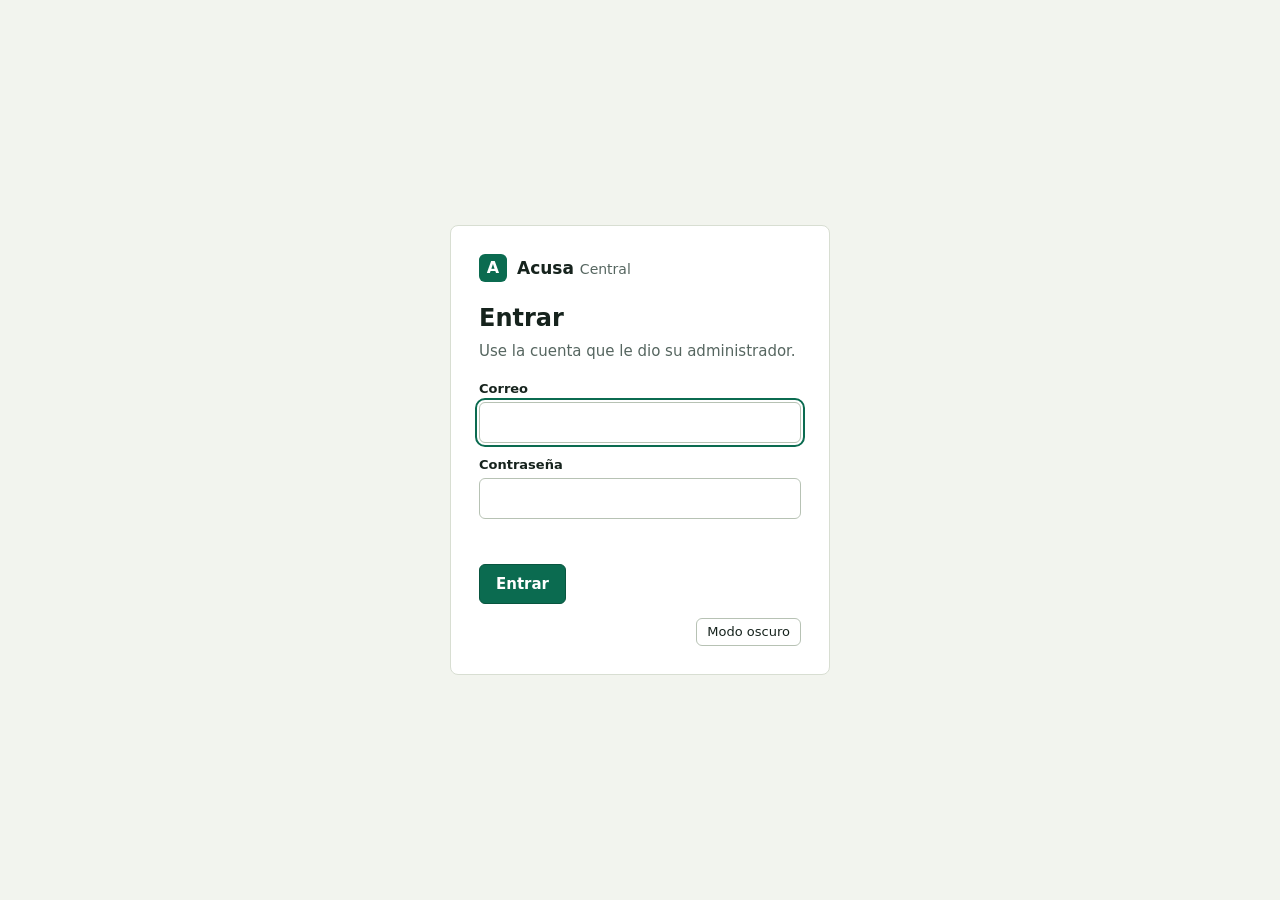
<file: src/Acusa.Orquestador/wwwroot/index.html>
<!doctype html>
<html lang="es">
<head>
<meta charset="utf-8">
<meta name="viewport" content="width=device-width, initial-scale=1">
<title>Acusa Central</title>
<link rel="icon" href="data:image/svg+xml,%3Csvg xmlns='http://www.w3.org/2000/svg' viewBox='0 0 32 32'%3E%3Crect width='32' height='32' rx='6' fill='%230b6b50'/%3E%3Cpath d='M9 24 16 8l7 16M11.5 19h9' fill='none' stroke='white' stroke-width='2.6' stroke-linecap='round' stroke-linejoin='round'/%3E%3C/svg%3E">
<script>try{var t=localStorage.getItem("acusa.tema");if(!t&&window.matchMedia&&matchMedia("(prefers-color-scheme: dark)").matches)t="oscuro";document.documentElement.dataset.tema=t||"claro"}catch(e){}</script>
<link rel="stylesheet" href="app.css">
</head>
<body>
<div id="app"></div>
<noscript>Acusa Central necesita JavaScript.</noscript>
<script src="app.js"></script>
</body>
</html>
</file>
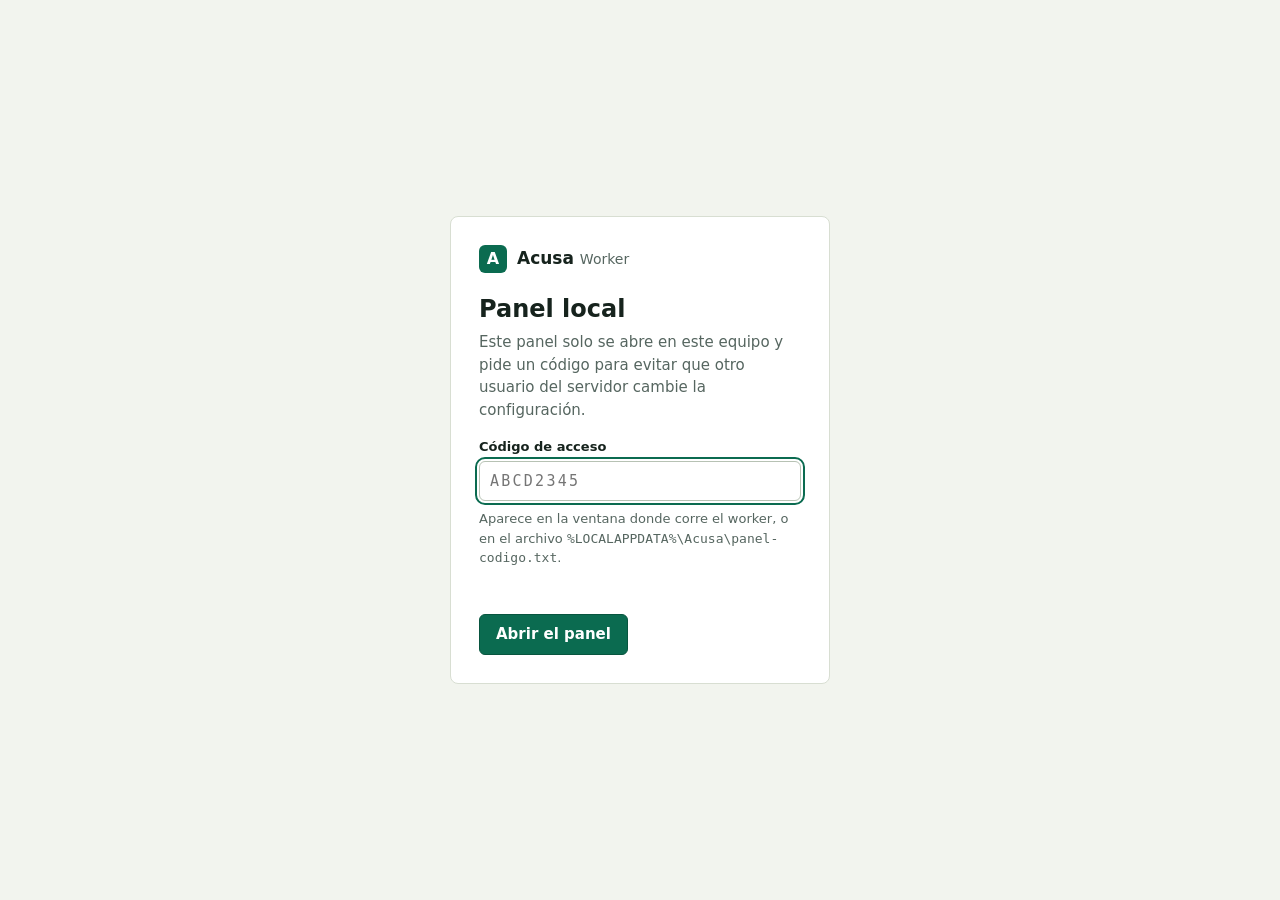
<file: src/Acusa.Sdk.Worker/wwwroot/index.html>
<!doctype html>
<html lang="es">
<head>
<meta charset="utf-8">
<meta name="viewport" content="width=device-width, initial-scale=1">
<title>Acusa Worker</title>
<meta name="robots" content="noindex">
<link rel="icon" href="data:image/svg+xml,%3Csvg xmlns='http://www.w3.org/2000/svg' viewBox='0 0 32 32'%3E%3Crect width='32' height='32' rx='6' fill='%230b6b50'/%3E%3Cpath d='M9 24 16 8l7 16M11.5 19h9' fill='none' stroke='white' stroke-width='2.6' stroke-linecap='round' stroke-linejoin='round'/%3E%3C/svg%3E">
<link rel="stylesheet" href="app.css">
</head>
<body>
<div id="app"></div>
<noscript>Acusa Worker necesita JavaScript.</noscript>
<script src="panel.js"></script>
</body>
</html>
</file>
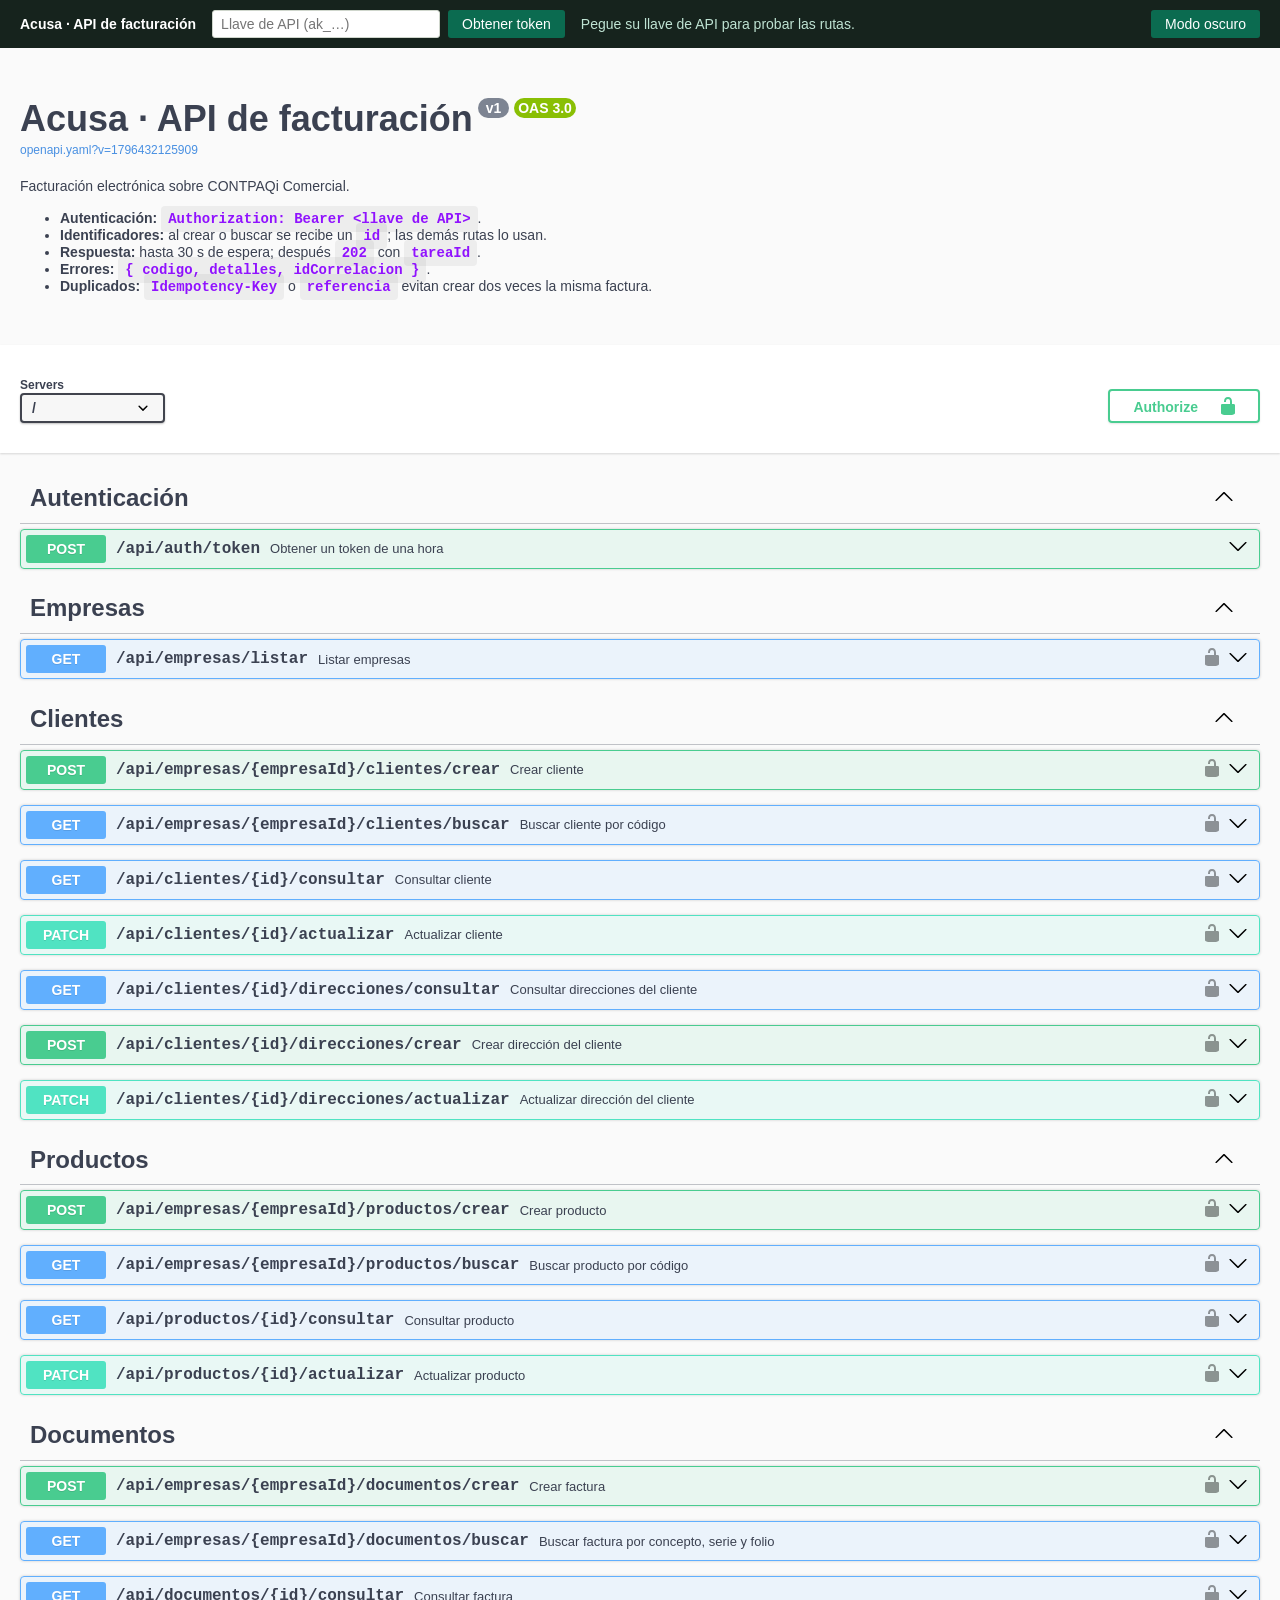
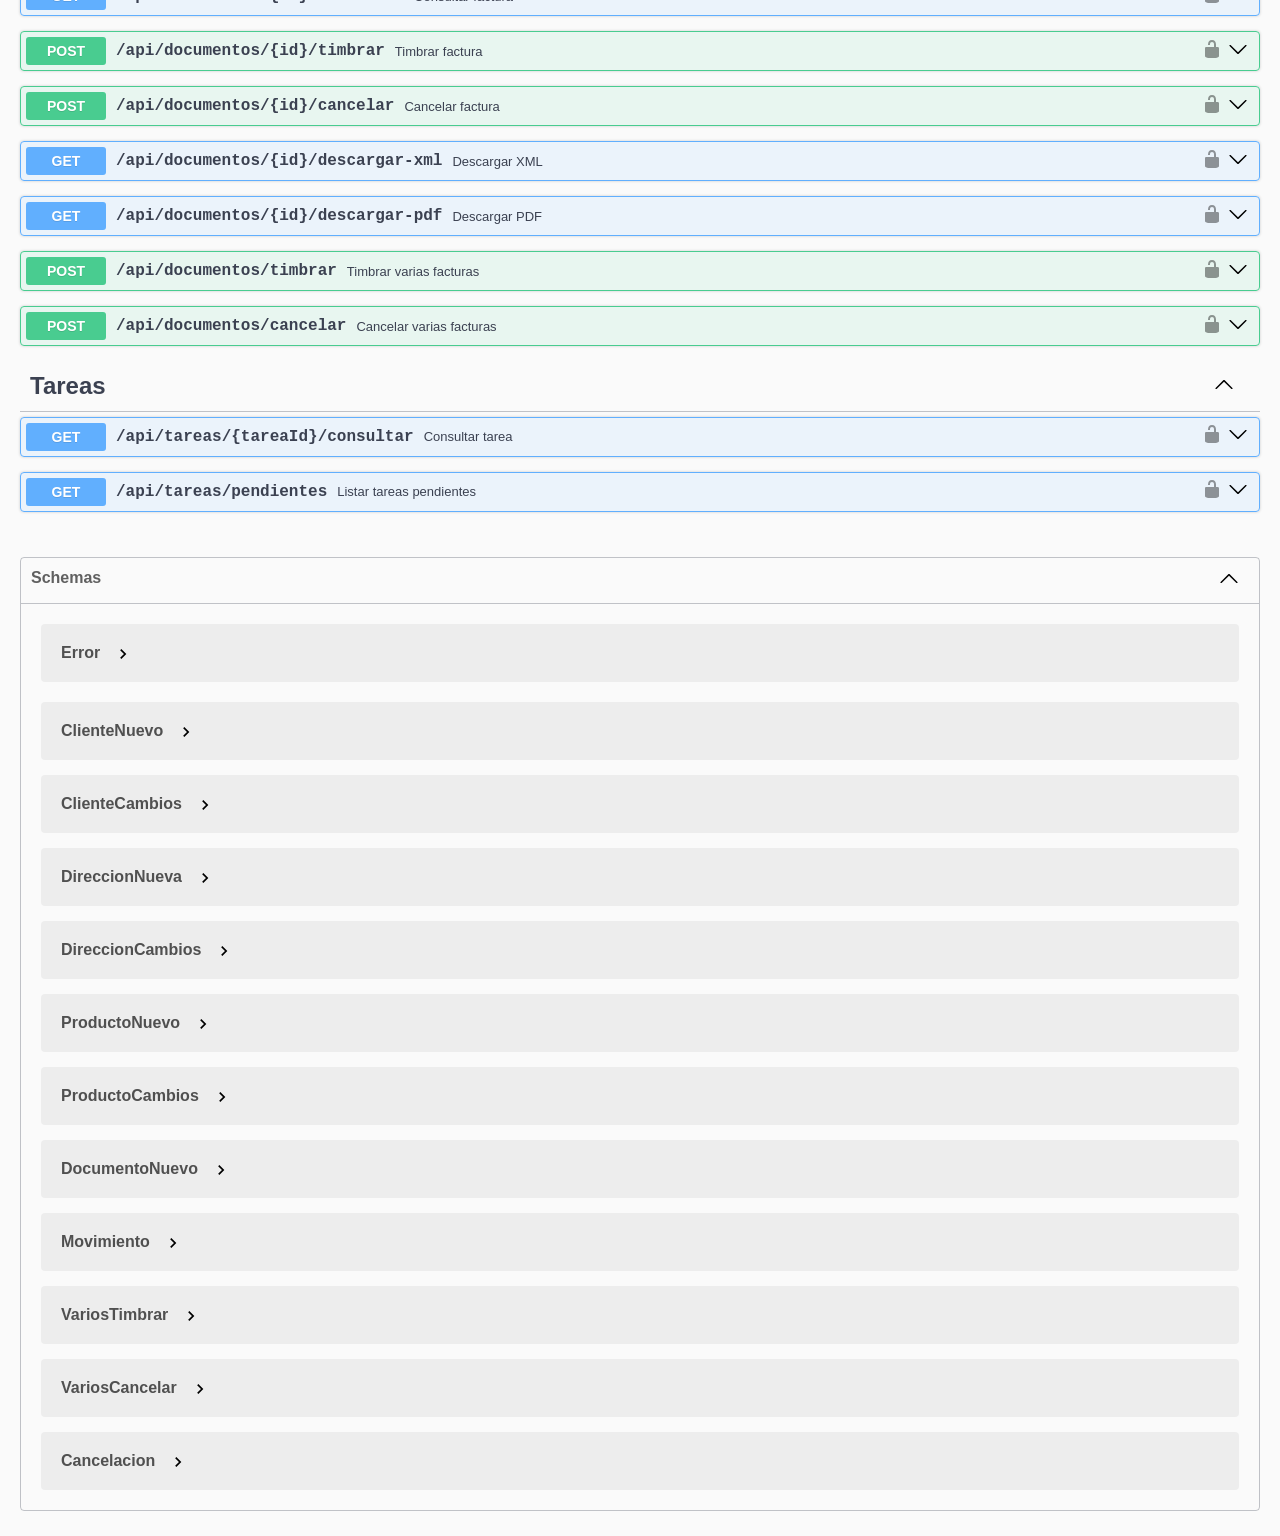
<file: src/Acusa.Orquestador/wwwroot/api-docs/index.html>
<!doctype html>
<html lang="es"><head><meta charset="utf-8"><meta name="viewport" content="width=device-width,initial-scale=1">
<title>Acusa · API de facturación</title>
<link rel="stylesheet" href="swagger-ui.css">
<style>
body{margin:0;background:#fafafa}
#sesion{display:flex;flex-wrap:wrap;gap:8px;align-items:center;padding:10px 20px;background:#16231d;color:#fff;font:14px "Segoe UI",Arial,sans-serif}
#sesion b{margin-right:8px}
#sesion input{padding:5px 8px;border:1px solid #cfd6cc;border-radius:3px;font:inherit;min-width:210px}
#sesion button{padding:6px 14px;border:0;border-radius:3px;background:#0b6b50;color:#fff;font:inherit;cursor:pointer}
#estado{margin-left:8px;color:#bfe3d3}
#estado.error{color:#ffb4a8}
#tema{margin-left:auto;background:#2a3a32}
html[data-tema="oscuro"] body{background:#111}
html[data-tema="oscuro"] #swagger-ui{filter:invert(1) hue-rotate(180deg)}
html[data-tema="oscuro"] #swagger-ui img,html[data-tema="oscuro"] #swagger-ui .microlight{filter:invert(1) hue-rotate(180deg)}
</style></head><body>
<script>try{var t=localStorage.getItem("acusa.tema");if(!t&&window.matchMedia&&matchMedia("(prefers-color-scheme: dark)").matches)t="oscuro";document.documentElement.dataset.tema=t||"claro"}catch(e){}</script>
<div id="sesion">
  <b>Acusa · API de facturación</b>
  <input id="llave" type="password" placeholder="Llave de API (ak_…)" autocomplete="off">
  <button id="entrar" type="button">Obtener token</button>
  <span id="estado">Pegue su llave de API para probar las rutas.</span>
  <button id="tema" type="button">Modo oscuro</button>
</div>
<div id="swagger-ui"></div>
<script src="swagger-ui-bundle.js"></script>
<script>
  const ui = SwaggerUIBundle({
    url: "openapi.yaml?v=" + Date.now(),
    dom_id: "#swagger-ui",
    deepLinking: true,
    persistAuthorization: false,
    tryItOutEnabled: true,
  });
  const estado = document.getElementById("estado");
  async function entrar() {
    estado.className = ""; estado.textContent = "Pidiendo el token…";
    try {
      const r = await fetch("/api/auth/token", { method: "POST", headers: { "x-api-key": document.getElementById("llave").value.trim() } });
      const j = await r.json().catch(() => ({}));
      if (!r.ok) throw new Error("La llave no es válida o fue revocada.");
      ui.preauthorizeApiKey("bearerAuth", j.token);
      document.getElementById("llave").value = "";
      estado.textContent = "Token listo (dura una hora). Ya puede usar «Try it out» en cualquier ruta.";
    } catch (e) { estado.className = "error"; estado.textContent = e.message; }
  }
  const botonTema = document.getElementById("tema");
  const textoTema = () => { botonTema.textContent = document.documentElement.dataset.tema === "oscuro" ? "Modo claro" : "Modo oscuro"; };
  botonTema.addEventListener("click", () => {
    const t = document.documentElement.dataset.tema === "oscuro" ? "claro" : "oscuro";
    document.documentElement.dataset.tema = t;
    try { localStorage.setItem("acusa.tema", t); } catch (e) {}
    textoTema();
  });
  textoTema();
  document.getElementById("entrar").addEventListener("click", entrar);
  document.getElementById("llave").addEventListener("keydown", e => { if (e.key === "Enter") entrar(); });
</script>
</body></html>
</file>
<file: src/Acusa.Orquestador/wwwroot/app.css>
/* Acusa v1:hoja de estilos compartida por el portal,el panel del worker y el Programador. */
:root{--papel:#f2f4ee;--hoja:#fff;--tinta:#16231d;--suave:#566660;--linea:#d8ded2;--verde:#0b6b50;--verde-osc:#08553f;--verde-tenue:#e0eee7;
--borde:#b7c2b4;--codigo:#f6f8f3;--campo:#fff;--rojo:#b3261e;--rojo-tenue:#fbe9e7;--ambar:#8f5f00;--ambar-tenue:#faf0d6;
--sans:"Segoe UI",system-ui,-apple-system,Roboto,sans-serif;--mono:Consolas,"Cascadia Mono",ui-monospace,monospace}
*{box-sizing:border-box}
body{margin:0;background:var(--papel);color:var(--tinta);font:15px/1.5 var(--sans)}
h1{font-size:24px;margin:0;font-weight:600}
h2{font-size:17px;margin:0 0 4px;font-weight:600}
h3{font-size:15px;margin:0;font-weight:600}
a{color:var(--verde)}
button,input,select,textarea{font:inherit;color:inherit}
:focus-visible{outline:2px solid var(--verde);outline-offset:2px}
[hidden]{display:none !important}
.mono{font-family:var(--mono);font-size:13px}
td.mono{white-space:nowrap}
.marca{display:flex;align-items:center;gap:10px;font-weight:600;font-size:17px}
.marca b{display:grid;place-items:center;width:28px;height:28px;border-radius:6px;background:var(--verde);color:#fff;font-size:16px}
.marca small{color:var(--suave);font-weight:400;font-size:14px}
.estructura{display:grid;grid-template-columns:200px 1fr;min-height:100vh}
.lateral{background:var(--hoja);border-right:1px solid var(--linea);padding:16px 12px;display:flex;flex-direction:column;gap:2px}
.lateral .marca{padding:4px 8px 16px}
.enlace{display:block;padding:8px 12px;border-radius:6px;color:var(--tinta);text-decoration:none}
.enlace:hover{background:var(--papel)}
.enlace[aria-current="page"]{background:var(--verde-tenue);color:var(--verde-osc);font-weight:600}
.principal{display:flex;flex-direction:column;min-width:0}
.superior{display:flex;align-items:center;gap:12px;padding:12px 28px;background:var(--hoja);border-bottom:1px solid var(--linea)}
.superior .cliente{font-weight:600}
.superior .usuario{margin-left:auto;display:flex;align-items:center;gap:12px;color:var(--suave);font-size:14px}
main{padding:24px 28px;max-width:1100px;width:100%}
.pie{padding:0 28px 20px;color:var(--suave);font-size:13px}
.barra-sup{display:flex;align-items:center;gap:20px;padding:10px 28px;background:var(--hoja);border-bottom:1px solid var(--linea);flex-wrap:wrap}
.pestanas{display:flex;gap:2px;flex-wrap:wrap}
.pestanas a,.pestanas button{padding:7px 14px;border:0;border-radius:6px;background:none;color:var(--tinta);text-decoration:none;cursor:pointer}
.pestanas a:hover,.pestanas button:hover{background:var(--papel)}
.pestanas [aria-current="page"],.pestanas [aria-selected="true"]{background:var(--verde-tenue);color:var(--verde-osc);font-weight:600}
.barra-sup .derecha{margin-left:auto;display:flex;align-items:center;gap:8px;color:var(--suave);font-size:14px}
.punto{width:9px;height:9px;border-radius:50%;background:var(--linea)}
.punto.ok{background:var(--verde)} .punto.mal{background:var(--rojo)}
.encabezado{display:flex;justify-content:space-between;align-items:flex-end;gap:16px;flex-wrap:wrap;margin-bottom:18px}
.encabezado p{margin:2px 0 0;color:var(--suave)}
.tarjeta{background:var(--hoja);border:1px solid var(--linea);border-radius:8px;padding:18px 20px;margin-bottom:16px}
.sub{color:var(--suave);margin:0 0 12px;font-size:14px}
.rejilla{display:grid;grid-template-columns:repeat(auto-fit,minmax(200px,1fr));gap:14px;margin-bottom:16px}
.rejilla .tarjeta{margin:0}
.dos{display:grid;grid-template-columns:repeat(auto-fit,minmax(260px,1fr));gap:0 16px}
.etiqueta{font-size:13px;color:var(--suave)}
.valor{font-size:26px;font-weight:600;line-height:1.2;margin-top:2px}
.valor.chico{font-size:18px}
.nota,.nota-campo{color:var(--suave);font-size:13px;margin:2px 0 0}
.vacio{color:var(--suave);padding:14px 0}
.vacio b{display:block;color:var(--tinta)}
.fila-acciones{display:flex;gap:12px;align-items:flex-end;flex-wrap:wrap}
.tabla-caja{overflow-x:auto}
table{width:100%;border-collapse:collapse;font-size:14px}
th{text-align:left;font-size:13px;font-weight:600;color:var(--suave);padding:8px 10px;border-bottom:1px solid var(--linea);white-space:nowrap}
td{padding:9px 10px;border-bottom:1px solid var(--linea);vertical-align:top}
tr:last-child td{border-bottom:0}
.campo{display:block;margin-bottom:12px;flex:1 1 220px}
.campo > span{display:block;font-size:13px;font-weight:600;margin-bottom:4px}
input,select,textarea{width:100%;padding:8px 10px;border:1px solid var(--borde);border-radius:6px;background:var(--campo)}
input[type=checkbox]{width:auto;accent-color:var(--verde)}
textarea{min-height:140px;font:13px/1.45 var(--mono)}
.interruptor{display:flex;gap:10px;align-items:flex-start;margin:4px 0 12px}
.interruptor input{margin-top:5px}
.boton{display:inline-block;padding:8px 16px;border:1px solid var(--verde-osc);border-radius:6px;background:var(--verde);color:#fff;font-weight:600;cursor:pointer;text-decoration:none}
.boton:hover{background:var(--verde-osc)}
.boton:disabled{opacity:.55;cursor:default}
.boton.suave{background:var(--hoja);color:var(--tinta);border-color:var(--borde)}
.boton.suave:hover{background:var(--verde-tenue)}
.boton.chico{padding:3px 10px;font-size:13px}
.error,.err{color:var(--rojo);font-size:14px;min-height:1.2em;margin:0 0 8px}
.ficha,[class^="estado-"]{display:inline-block;padding:1px 9px;border-radius:10px;font-size:13px;font-weight:600;background:var(--papel);color:var(--suave)}
.ficha.ok,.estado-Completada,.estado-Timbrada{background:var(--verde-tenue);color:var(--verde-osc)}
.ficha.mal,.estado-Fallida,.estado-Error,.estado-Cancelada{background:var(--rojo-tenue);color:var(--rojo)}
.ficha.aviso,.estado-EnProceso,.estado-Pendiente{background:var(--ambar-tenue);color:var(--ambar)}
.alerta,.resultado-prueba{padding:10px 14px;border-radius:6px;margin-bottom:14px;background:var(--rojo-tenue);color:var(--rojo)}
.resultado-prueba{margin-top:10px} .resultado-prueba.ok{background:var(--verde-tenue);color:var(--verde-osc)}
pre,.copiable code{font:13px/1.45 var(--mono);background:var(--codigo);border:1px solid var(--linea);border-radius:6px;padding:10px 12px;overflow:auto;white-space:pre-wrap;word-break:break-word;margin:8px 0}
.copiable{display:flex;gap:8px;align-items:flex-start} .copiable code{flex:1;margin:0}
.bitacora{font:12.5px/1.55 var(--mono);background:var(--tinta);color:#d6e3da;border-radius:6px;padding:12px 14px;height:56vh;overflow:auto}
.bitacora div{white-space:pre-wrap;word-break:break-word} .bitacora .AVISO{color:#f0c36a} .bitacora .ERROR{color:#ff9d92}
ol.pasos{margin:8px 0 0;padding-left:20px} ol.pasos li{margin:4px 0}
.prog{display:grid;grid-template-columns:auto 1fr auto;gap:6px 16px;padding:14px 0;border-bottom:1px solid var(--linea)}
.prog:last-child{border-bottom:0} .prog .lado{display:flex;flex-direction:column;gap:8px;align-items:flex-end}
.factura{padding:12px 0;border-bottom:1px solid var(--linea)} .factura:last-child{border-bottom:0}
.entrada{min-height:100vh;display:grid;place-items:center;padding:16px}
.entrada-caja{width:100%;max-width:380px;background:var(--hoja);border:1px solid var(--linea);border-radius:8px;padding:28px}
.entrada-caja .marca{margin-bottom:18px} .entrada-caja p{color:var(--suave);margin:4px 0 16px}
.toast{position:fixed;bottom:20px;left:50%;transform:translateX(-50%);background:var(--tinta);color:#fff;padding:10px 18px;border-radius:6px;z-index:20;max-width:90vw}
dialog{border:1px solid var(--linea);border-radius:8px;padding:22px;max-width:520px;width:calc(100% - 32px)}
dialog::backdrop{background:rgba(22,35,29,.45)}
@media (max-width:800px){
.estructura{grid-template-columns:1fr}
.lateral{flex-direction:row;flex-wrap:wrap;align-items:center;padding:10px 12px;border-right:0;border-bottom:1px solid var(--linea)}
.lateral .marca{padding:0 8px 0 0;width:100%} .superior,.barra-sup{padding:10px 16px} main{padding:18px 16px} .pie{padding:0 16px 16px}
.prog{grid-template-columns:auto 1fr} .prog .lado{grid-column:1 / -1;flex-direction:row;align-items:center;justify-content:space-between}
.copiable{flex-direction:column}
}

/* Modo oscuro: se elige con el botón de la barra superior y se recuerda en este navegador. */
:root[data-tema="oscuro"]{color-scheme:dark;--papel:#0e1512;--hoja:#16201b;--tinta:#e5eee8;--suave:#9bafa4;--linea:#2a3832;--verde:#3cc79a;--verde-osc:#7fe0c0;--verde-tenue:#173a2e;--borde:#3a4c44;--codigo:#0f1915;--campo:#0f1915;
--rojo:#ff8d82;--rojo-tenue:#3b201d;--ambar:#f1c76e;--ambar-tenue:#3a3012}
:root[data-tema="oscuro"] .boton{color:#04150f;border-color:var(--verde-osc)}
:root[data-tema="oscuro"] .boton.suave{color:var(--tinta)}
:root[data-tema="oscuro"] .toast{background:#e5eee8;color:#0e1512}
:root[data-tema="oscuro"] dialog{background:var(--hoja);color:var(--tinta)}
.boton-tema{padding:3px 10px;border:1px solid var(--borde);border-radius:6px;background:var(--hoja);color:var(--tinta);font-size:13px;cursor:pointer}
.boton-tema:hover{background:var(--verde-tenue)}
.consola{border:1px solid var(--linea);border-radius:8px;padding:12px 14px;background:var(--papel)}
.consola textarea{min-height:200px}
.consola .resultado pre{max-height:420px}
button[role=tab]{font:inherit}
</file>
<file: src/Acusa.Sdk.Worker/wwwroot/app.css>
/* Acusa v1:hoja de estilos compartida por el portal,el panel del worker y el Programador. */
:root{--papel:#f2f4ee;--hoja:#fff;--tinta:#16231d;--suave:#566660;--linea:#d8ded2;--verde:#0b6b50;--verde-osc:#08553f;--verde-tenue:#e0eee7;
--borde:#b7c2b4;--codigo:#f6f8f3;--campo:#fff;--rojo:#b3261e;--rojo-tenue:#fbe9e7;--ambar:#8f5f00;--ambar-tenue:#faf0d6;
--sans:"Segoe UI",system-ui,-apple-system,Roboto,sans-serif;--mono:Consolas,"Cascadia Mono",ui-monospace,monospace}
*{box-sizing:border-box}
body{margin:0;background:var(--papel);color:var(--tinta);font:15px/1.5 var(--sans)}
h1{font-size:24px;margin:0;font-weight:600}
h2{font-size:17px;margin:0 0 4px;font-weight:600}
h3{font-size:15px;margin:0;font-weight:600}
a{color:var(--verde)}
button,input,select,textarea{font:inherit;color:inherit}
:focus-visible{outline:2px solid var(--verde);outline-offset:2px}
[hidden]{display:none !important}
.mono{font-family:var(--mono);font-size:13px}
td.mono{white-space:nowrap}
.marca{display:flex;align-items:center;gap:10px;font-weight:600;font-size:17px}
.marca b{display:grid;place-items:center;width:28px;height:28px;border-radius:6px;background:var(--verde);color:#fff;font-size:16px}
.marca small{color:var(--suave);font-weight:400;font-size:14px}
.estructura{display:grid;grid-template-columns:200px 1fr;min-height:100vh}
.lateral{background:var(--hoja);border-right:1px solid var(--linea);padding:16px 12px;display:flex;flex-direction:column;gap:2px}
.lateral .marca{padding:4px 8px 16px}
.enlace{display:block;padding:8px 12px;border-radius:6px;color:var(--tinta);text-decoration:none}
.enlace:hover{background:var(--papel)}
.enlace[aria-current="page"]{background:var(--verde-tenue);color:var(--verde-osc);font-weight:600}
.principal{display:flex;flex-direction:column;min-width:0}
.superior{display:flex;align-items:center;gap:12px;padding:12px 28px;background:var(--hoja);border-bottom:1px solid var(--linea)}
.superior .cliente{font-weight:600}
.superior .usuario{margin-left:auto;display:flex;align-items:center;gap:12px;color:var(--suave);font-size:14px}
main{padding:24px 28px;max-width:1100px;width:100%}
.pie{padding:0 28px 20px;color:var(--suave);font-size:13px}
.barra-sup{display:flex;align-items:center;gap:20px;padding:10px 28px;background:var(--hoja);border-bottom:1px solid var(--linea);flex-wrap:wrap}
.pestanas{display:flex;gap:2px;flex-wrap:wrap}
.pestanas a,.pestanas button{padding:7px 14px;border:0;border-radius:6px;background:none;color:var(--tinta);text-decoration:none;cursor:pointer}
.pestanas a:hover,.pestanas button:hover{background:var(--papel)}
.pestanas [aria-current="page"],.pestanas [aria-selected="true"]{background:var(--verde-tenue);color:var(--verde-osc);font-weight:600}
.barra-sup .derecha{margin-left:auto;display:flex;align-items:center;gap:8px;color:var(--suave);font-size:14px}
.punto{width:9px;height:9px;border-radius:50%;background:var(--linea)}
.punto.ok{background:var(--verde)} .punto.mal{background:var(--rojo)}
.encabezado{display:flex;justify-content:space-between;align-items:flex-end;gap:16px;flex-wrap:wrap;margin-bottom:18px}
.encabezado p{margin:2px 0 0;color:var(--suave)}
.tarjeta{background:var(--hoja);border:1px solid var(--linea);border-radius:8px;padding:18px 20px;margin-bottom:16px}
.sub{color:var(--suave);margin:0 0 12px;font-size:14px}
.rejilla{display:grid;grid-template-columns:repeat(auto-fit,minmax(200px,1fr));gap:14px;margin-bottom:16px}
.rejilla .tarjeta{margin:0}
.dos{display:grid;grid-template-columns:repeat(auto-fit,minmax(260px,1fr));gap:0 16px}
.etiqueta{font-size:13px;color:var(--suave)}
.valor{font-size:26px;font-weight:600;line-height:1.2;margin-top:2px}
.valor.chico{font-size:18px}
.nota,.nota-campo{color:var(--suave);font-size:13px;margin:2px 0 0}
.vacio{color:var(--suave);padding:14px 0}
.vacio b{display:block;color:var(--tinta)}
.fila-acciones{display:flex;gap:12px;align-items:flex-end;flex-wrap:wrap}
.tabla-caja{overflow-x:auto}
table{width:100%;border-collapse:collapse;font-size:14px}
th{text-align:left;font-size:13px;font-weight:600;color:var(--suave);padding:8px 10px;border-bottom:1px solid var(--linea);white-space:nowrap}
td{padding:9px 10px;border-bottom:1px solid var(--linea);vertical-align:top}
tr:last-child td{border-bottom:0}
.campo{display:block;margin-bottom:12px;flex:1 1 220px}
.campo > span{display:block;font-size:13px;font-weight:600;margin-bottom:4px}
input,select,textarea{width:100%;padding:8px 10px;border:1px solid var(--borde);border-radius:6px;background:var(--campo)}
input[type=checkbox]{width:auto;accent-color:var(--verde)}
textarea{min-height:140px;font:13px/1.45 var(--mono)}
.interruptor{display:flex;gap:10px;align-items:flex-start;margin:4px 0 12px}
.interruptor input{margin-top:5px}
.boton{display:inline-block;padding:8px 16px;border:1px solid var(--verde-osc);border-radius:6px;background:var(--verde);color:#fff;font-weight:600;cursor:pointer;text-decoration:none}
.boton:hover{background:var(--verde-osc)}
.boton:disabled{opacity:.55;cursor:default}
.boton.suave{background:var(--hoja);color:var(--tinta);border-color:var(--borde)}
.boton.suave:hover{background:var(--verde-tenue)}
.boton.chico{padding:3px 10px;font-size:13px}
.error,.err{color:var(--rojo);font-size:14px;min-height:1.2em;margin:0 0 8px}
.ficha,[class^="estado-"]{display:inline-block;padding:1px 9px;border-radius:10px;font-size:13px;font-weight:600;background:var(--papel);color:var(--suave)}
.ficha.ok,.estado-Completada,.estado-Timbrada{background:var(--verde-tenue);color:var(--verde-osc)}
.ficha.mal,.estado-Fallida,.estado-Error,.estado-Cancelada{background:var(--rojo-tenue);color:var(--rojo)}
.ficha.aviso,.estado-EnProceso,.estado-Pendiente{background:var(--ambar-tenue);color:var(--ambar)}
.alerta,.resultado-prueba{padding:10px 14px;border-radius:6px;margin-bottom:14px;background:var(--rojo-tenue);color:var(--rojo)}
.resultado-prueba{margin-top:10px} .resultado-prueba.ok{background:var(--verde-tenue);color:var(--verde-osc)}
pre,.copiable code{font:13px/1.45 var(--mono);background:var(--codigo);border:1px solid var(--linea);border-radius:6px;padding:10px 12px;overflow:auto;white-space:pre-wrap;word-break:break-word;margin:8px 0}
.copiable{display:flex;gap:8px;align-items:flex-start} .copiable code{flex:1;margin:0}
.bitacora{font:12.5px/1.55 var(--mono);background:var(--tinta);color:#d6e3da;border-radius:6px;padding:12px 14px;height:56vh;overflow:auto}
.bitacora div{white-space:pre-wrap;word-break:break-word} .bitacora .AVISO{color:#f0c36a} .bitacora .ERROR{color:#ff9d92}
ol.pasos{margin:8px 0 0;padding-left:20px} ol.pasos li{margin:4px 0}
.prog{display:grid;grid-template-columns:auto 1fr auto;gap:6px 16px;padding:14px 0;border-bottom:1px solid var(--linea)}
.prog:last-child{border-bottom:0} .prog .lado{display:flex;flex-direction:column;gap:8px;align-items:flex-end}
.factura{padding:12px 0;border-bottom:1px solid var(--linea)} .factura:last-child{border-bottom:0}
.entrada{min-height:100vh;display:grid;place-items:center;padding:16px}
.entrada-caja{width:100%;max-width:380px;background:var(--hoja);border:1px solid var(--linea);border-radius:8px;padding:28px}
.entrada-caja .marca{margin-bottom:18px} .entrada-caja p{color:var(--suave);margin:4px 0 16px}
.toast{position:fixed;bottom:20px;left:50%;transform:translateX(-50%);background:var(--tinta);color:#fff;padding:10px 18px;border-radius:6px;z-index:20;max-width:90vw}
dialog{border:1px solid var(--linea);border-radius:8px;padding:22px;max-width:520px;width:calc(100% - 32px)}
dialog::backdrop{background:rgba(22,35,29,.45)}
@media (max-width:800px){
.estructura{grid-template-columns:1fr}
.lateral{flex-direction:row;flex-wrap:wrap;align-items:center;padding:10px 12px;border-right:0;border-bottom:1px solid var(--linea)}
.lateral .marca{padding:0 8px 0 0;width:100%} .superior,.barra-sup{padding:10px 16px} main{padding:18px 16px} .pie{padding:0 16px 16px}
.prog{grid-template-columns:auto 1fr} .prog .lado{grid-column:1 / -1;flex-direction:row;align-items:center;justify-content:space-between}
.copiable{flex-direction:column}
}

/* Modo oscuro: se elige con el botón de la barra superior y se recuerda en este navegador. */
:root[data-tema="oscuro"]{color-scheme:dark;--papel:#0e1512;--hoja:#16201b;--tinta:#e5eee8;--suave:#9bafa4;--linea:#2a3832;--verde:#3cc79a;--verde-osc:#7fe0c0;--verde-tenue:#173a2e;--borde:#3a4c44;--codigo:#0f1915;--campo:#0f1915;
--rojo:#ff8d82;--rojo-tenue:#3b201d;--ambar:#f1c76e;--ambar-tenue:#3a3012}
:root[data-tema="oscuro"] .boton{color:#04150f;border-color:var(--verde-osc)}
:root[data-tema="oscuro"] .boton.suave{color:var(--tinta)}
:root[data-tema="oscuro"] .toast{background:#e5eee8;color:#0e1512}
:root[data-tema="oscuro"] dialog{background:var(--hoja);color:var(--tinta)}
.boton-tema{padding:3px 10px;border:1px solid var(--borde);border-radius:6px;background:var(--hoja);color:var(--tinta);font-size:13px;cursor:pointer}
.boton-tema:hover{background:var(--verde-tenue)}
.consola{border:1px solid var(--linea);border-radius:8px;padding:12px 14px;background:var(--papel)}
.consola textarea{min-height:200px}
.consola .resultado pre{max-height:420px}
button[role=tab]{font:inherit}
</file>
<file: src/Acusa.Orquestador/wwwroot/api-docs/swagger-ui.css>
.swagger-ui{color:#3b4151;font-family:sans-serif/*! normalize.css v7.0.0 | MIT License | github.com/necolas/normalize.css */}.swagger-ui html{line-height:1.15;-ms-text-size-adjust:100%;-webkit-text-size-adjust:100%}.swagger-ui body{margin:0}.swagger-ui article,.swagger-ui aside,.swagger-ui footer,.swagger-ui header,.swagger-ui nav,.swagger-ui section{display:block}.swagger-ui h1{font-size:2em;margin:.67em 0}.swagger-ui figcaption,.swagger-ui figure,.swagger-ui main{display:block}.swagger-ui figure{margin:1em 40px}.swagger-ui hr{box-sizing:content-box;height:0;overflow:visible}.swagger-ui pre{font-family:monospace,monospace;font-size:1em}.swagger-ui a{background-color:transparent;-webkit-text-decoration-skip:objects}.swagger-ui abbr[title]{border-bottom:none;text-decoration:underline;-webkit-text-decoration:underline dotted;text-decoration:underline dotted}.swagger-ui b,.swagger-ui strong{font-weight:inherit;font-weight:bolder}.swagger-ui code,.swagger-ui kbd,.swagger-ui samp{font-family:monospace,monospace;font-size:1em}.swagger-ui dfn{font-style:italic}.swagger-ui mark{background-color:#ff0;color:#000}.swagger-ui small{font-size:80%}.swagger-ui sub,.swagger-ui sup{font-size:75%;line-height:0;position:relative;vertical-align:baseline}.swagger-ui sub{bottom:-.25em}.swagger-ui sup{top:-.5em}.swagger-ui audio,.swagger-ui video{display:inline-block}.swagger-ui audio:not([controls]){display:none;height:0}.swagger-ui img{border-style:none}.swagger-ui svg:not(:root){overflow:hidden}.swagger-ui button,.swagger-ui input,.swagger-ui optgroup,.swagger-ui select,.swagger-ui textarea{font-family:sans-serif;font-size:100%;line-height:1.15;margin:0}.swagger-ui button,.swagger-ui input{overflow:visible}.swagger-ui button,.swagger-ui select{text-transform:none}.swagger-ui [type=reset],.swagger-ui [type=submit],.swagger-ui button,.swagger-ui html [type=button]{-webkit-appearance:button}.swagger-ui [type=button]::-moz-focus-inner,.swagger-ui [type=reset]::-moz-focus-inner,.swagger-ui [type=submit]::-moz-focus-inner,.swagger-ui button::-moz-focus-inner{border-style:none;padding:0}.swagger-ui [type=button]:-moz-focusring,.swagger-ui [type=reset]:-moz-focusring,.swagger-ui [type=submit]:-moz-focusring,.swagger-ui button:-moz-focusring{outline:1px dotted ButtonText}.swagger-ui fieldset{padding:.35em .75em .625em}.swagger-ui legend{box-sizing:border-box;color:inherit;display:table;max-width:100%;padding:0;white-space:normal}.swagger-ui progress{display:inline-block;vertical-align:baseline}.swagger-ui textarea{overflow:auto}.swagger-ui [type=checkbox],.swagger-ui [type=radio]{box-sizing:border-box;padding:0}.swagger-ui [type=number]::-webkit-inner-spin-button,.swagger-ui [type=number]::-webkit-outer-spin-button{height:auto}.swagger-ui [type=search]{-webkit-appearance:textfield;outline-offset:-2px}.swagger-ui [type=search]::-webkit-search-cancel-button,.swagger-ui [type=search]::-webkit-search-decoration{-webkit-appearance:none}.swagger-ui ::-webkit-file-upload-button{-webkit-appearance:button;font:inherit}.swagger-ui details,.swagger-ui menu{display:block}.swagger-ui summary{display:list-item}.swagger-ui canvas{display:inline-block}.swagger-ui [hidden],.swagger-ui template{display:none}.swagger-ui .debug *{outline:1px solid gold}.swagger-ui .debug-white *{outline:1px solid #fff}.swagger-ui .debug-black *{outline:1px solid #000}.swagger-ui .debug-grid{background:transparent url([data-uri]) repeat 0 0}.swagger-ui .debug-grid-16{background:transparent url([data-uri]) repeat 0 0}.swagger-ui .debug-grid-8-solid{background:#fff url([data-uri]) repeat 0 0}.swagger-ui .debug-grid-16-solid{background:#fff url([data-uri]) repeat 0 0}.swagger-ui .border-box,.swagger-ui a,.swagger-ui article,.swagger-ui body,.swagger-ui code,.swagger-ui dd,.swagger-ui div,.swagger-ui dl,.swagger-ui dt,.swagger-ui fieldset,.swagger-ui footer,.swagger-ui form,.swagger-ui h1,.swagger-ui h2,.swagger-ui h3,.swagger-ui h4,.swagger-ui h5,.swagger-ui h6,.swagger-ui header,.swagger-ui html,.swagger-ui input[type=email],.swagger-ui input[type=number],.swagger-ui input[type=password],.swagger-ui input[type=tel],.swagger-ui input[type=text],.swagger-ui input[type=url],.swagger-ui legend,.swagger-ui li,.swagger-ui main,.swagger-ui ol,.swagger-ui p,.swagger-ui pre,.swagger-ui section,.swagger-ui table,.swagger-ui td,.swagger-ui textarea,.swagger-ui th,.swagger-ui tr,.swagger-ui ul{box-sizing:border-box}.swagger-ui .aspect-ratio{height:0;position:relative}.swagger-ui .aspect-ratio--16x9{padding-bottom:56.25%}.swagger-ui .aspect-ratio--9x16{padding-bottom:177.77%}.swagger-ui .aspect-ratio--4x3{padding-bottom:75%}.swagger-ui .aspect-ratio--3x4{padding-bottom:133.33%}.swagger-ui .aspect-ratio--6x4{padding-bottom:66.6%}.swagger-ui .aspect-ratio--4x6{padding-bottom:150%}.swagger-ui .aspect-ratio--8x5{padding-bottom:62.5%}.swagger-ui .aspect-ratio--5x8{padding-bottom:160%}.swagger-ui .aspect-ratio--7x5{padding-bottom:71.42%}.swagger-ui .aspect-ratio--5x7{padding-bottom:140%}.swagger-ui .aspect-ratio--1x1{padding-bottom:100%}.swagger-ui .aspect-ratio--object{bottom:0;height:100%;left:0;position:absolute;right:0;top:0;width:100%;z-index:100}@media screen and (min-width:30em){.swagger-ui .aspect-ratio-ns{height:0;position:relative}.swagger-ui .aspect-ratio--16x9-ns{padding-bottom:56.25%}.swagger-ui .aspect-ratio--9x16-ns{padding-bottom:177.77%}.swagger-ui .aspect-ratio--4x3-ns{padding-bottom:75%}.swagger-ui .aspect-ratio--3x4-ns{padding-bottom:133.33%}.swagger-ui .aspect-ratio--6x4-ns{padding-bottom:66.6%}.swagger-ui .aspect-ratio--4x6-ns{padding-bottom:150%}.swagger-ui .aspect-ratio--8x5-ns{padding-bottom:62.5%}.swagger-ui .aspect-ratio--5x8-ns{padding-bottom:160%}.swagger-ui .aspect-ratio--7x5-ns{padding-bottom:71.42%}.swagger-ui .aspect-ratio--5x7-ns{padding-bottom:140%}.swagger-ui .aspect-ratio--1x1-ns{padding-bottom:100%}.swagger-ui .aspect-ratio--object-ns{bottom:0;height:100%;left:0;position:absolute;right:0;top:0;width:100%;z-index:100}}@media screen and (min-width:30em)and (max-width:60em){.swagger-ui .aspect-ratio-m{height:0;position:relative}.swagger-ui .aspect-ratio--16x9-m{padding-bottom:56.25%}.swagger-ui .aspect-ratio--9x16-m{padding-bottom:177.77%}.swagger-ui .aspect-ratio--4x3-m{padding-bottom:75%}.swagger-ui .aspect-ratio--3x4-m{padding-bottom:133.33%}.swagger-ui .aspect-ratio--6x4-m{padding-bottom:66.6%}.swagger-ui .aspect-ratio--4x6-m{padding-bottom:150%}.swagger-ui .aspect-ratio--8x5-m{padding-bottom:62.5%}.swagger-ui .aspect-ratio--5x8-m{padding-bottom:160%}.swagger-ui .aspect-ratio--7x5-m{padding-bottom:71.42%}.swagger-ui .aspect-ratio--5x7-m{padding-bottom:140%}.swagger-ui .aspect-ratio--1x1-m{padding-bottom:100%}.swagger-ui .aspect-ratio--object-m{bottom:0;height:100%;left:0;position:absolute;right:0;top:0;width:100%;z-index:100}}@media screen and (min-width:60em){.swagger-ui .aspect-ratio-l{height:0;position:relative}.swagger-ui .aspect-ratio--16x9-l{padding-bottom:56.25%}.swagger-ui .aspect-ratio--9x16-l{padding-bottom:177.77%}.swagger-ui .aspect-ratio--4x3-l{padding-bottom:75%}.swagger-ui .aspect-ratio--3x4-l{padding-bottom:133.33%}.swagger-ui .aspect-ratio--6x4-l{padding-bottom:66.6%}.swagger-ui .aspect-ratio--4x6-l{padding-bottom:150%}.swagger-ui .aspect-ratio--8x5-l{padding-bottom:62.5%}.swagger-ui .aspect-ratio--5x8-l{padding-bottom:160%}.swagger-ui .aspect-ratio--7x5-l{padding-bottom:71.42%}.swagger-ui .aspect-ratio--5x7-l{padding-bottom:140%}.swagger-ui .aspect-ratio--1x1-l{padding-bottom:100%}.swagger-ui .aspect-ratio--object-l{bottom:0;height:100%;left:0;position:absolute;right:0;top:0;width:100%;z-index:100}}.swagger-ui img{max-width:100%}.swagger-ui .cover{background-size:cover!important}.swagger-ui .contain{background-size:contain!important}@media screen and (min-width:30em){.swagger-ui .cover-ns{background-size:cover!important}.swagger-ui .contain-ns{background-size:contain!important}}@media screen and (min-width:30em)and (max-width:60em){.swagger-ui .cover-m{background-size:cover!important}.swagger-ui .contain-m{background-size:contain!important}}@media screen and (min-width:60em){.swagger-ui .cover-l{background-size:cover!important}.swagger-ui .contain-l{background-size:contain!important}}.swagger-ui .bg-center{background-position:50%;background-repeat:no-repeat}.swagger-ui .bg-top{background-position:top;background-repeat:no-repeat}.swagger-ui .bg-right{background-position:100%;background-repeat:no-repeat}.swagger-ui .bg-bottom{background-position:bottom;background-repeat:no-repeat}.swagger-ui .bg-left{background-position:0;background-repeat:no-repeat}@media screen and (min-width:30em){.swagger-ui .bg-center-ns{background-position:50%;background-repeat:no-repeat}.swagger-ui .bg-top-ns{background-position:top;background-repeat:no-repeat}.swagger-ui .bg-right-ns{background-position:100%;background-repeat:no-repeat}.swagger-ui .bg-bottom-ns{background-position:bottom;background-repeat:no-repeat}.swagger-ui .bg-left-ns{background-position:0;background-repeat:no-repeat}}@media screen and (min-width:30em)and (max-width:60em){.swagger-ui .bg-center-m{background-position:50%;background-repeat:no-repeat}.swagger-ui .bg-top-m{background-position:top;background-repeat:no-repeat}.swagger-ui .bg-right-m{background-position:100%;background-repeat:no-repeat}.swagger-ui .bg-bottom-m{background-position:bottom;background-repeat:no-repeat}.swagger-ui .bg-left-m{background-position:0;background-repeat:no-repeat}}@media screen and (min-width:60em){.swagger-ui .bg-center-l{background-position:50%;background-repeat:no-repeat}.swagger-ui .bg-top-l{background-position:top;background-repeat:no-repeat}.swagger-ui .bg-right-l{background-position:100%;background-repeat:no-repeat}.swagger-ui .bg-bottom-l{background-position:bottom;background-repeat:no-repeat}.swagger-ui .bg-left-l{background-position:0;background-repeat:no-repeat}}.swagger-ui .outline{outline:1px solid}.swagger-ui .outline-transparent{outline:1px solid transparent}.swagger-ui .outline-0{outline:0}@media screen and (min-width:30em){.swagger-ui .outline-ns{outline:1px solid}.swagger-ui .outline-transparent-ns{outline:1px solid transparent}.swagger-ui .outline-0-ns{outline:0}}@media screen and (min-width:30em)and (max-width:60em){.swagger-ui .outline-m{outline:1px solid}.swagger-ui .outline-transparent-m{outline:1px solid transparent}.swagger-ui .outline-0-m{outline:0}}@media screen and (min-width:60em){.swagger-ui .outline-l{outline:1px solid}.swagger-ui .outline-transparent-l{outline:1px solid transparent}.swagger-ui .outline-0-l{outline:0}}.swagger-ui .ba{border-style:solid;border-width:1px}.swagger-ui .bt{border-top-style:solid;border-top-width:1px}.swagger-ui .br{border-right-style:solid;border-right-width:1px}.swagger-ui .bb{border-bottom-style:solid;border-bottom-width:1px}.swagger-ui .bl{border-left-style:solid;border-left-width:1px}.swagger-ui .bn{border-style:none;border-width:0}@media screen and (min-width:30em){.swagger-ui .ba-ns{border-style:solid;border-width:1px}.swagger-ui .bt-ns{border-top-style:solid;border-top-width:1px}.swagger-ui .br-ns{border-right-style:solid;border-right-width:1px}.swagger-ui .bb-ns{border-bottom-style:solid;border-bottom-width:1px}.swagger-ui .bl-ns{border-left-style:solid;border-left-width:1px}.swagger-ui .bn-ns{border-style:none;border-width:0}}@media screen and (min-width:30em)and (max-width:60em){.swagger-ui .ba-m{border-style:solid;border-width:1px}.swagger-ui .bt-m{border-top-style:solid;border-top-width:1px}.swagger-ui .br-m{border-right-style:solid;border-right-width:1px}.swagger-ui .bb-m{border-bottom-style:solid;border-bottom-width:1px}.swagger-ui .bl-m{border-left-style:solid;border-left-width:1px}.swagger-ui .bn-m{border-style:none;border-width:0}}@media screen and (min-width:60em){.swagger-ui .ba-l{border-style:solid;border-width:1px}.swagger-ui .bt-l{border-top-style:solid;border-top-width:1px}.swagger-ui .br-l{border-right-style:solid;border-right-width:1px}.swagger-ui .bb-l{border-bottom-style:solid;border-bottom-width:1px}.swagger-ui .bl-l{border-left-style:solid;border-left-width:1px}.swagger-ui .bn-l{border-style:none;border-width:0}}.swagger-ui .b--black{border-color:#000}.swagger-ui .b--near-black{border-color:#111}.swagger-ui .b--dark-gray{border-color:#333}.swagger-ui .b--mid-gray{border-color:#555}.swagger-ui .b--gray{border-color:#777}.swagger-ui .b--silver{border-color:#999}.swagger-ui .b--light-silver{border-color:#aaa}.swagger-ui .b--moon-gray{border-color:#ccc}.swagger-ui .b--light-gray{border-color:#eee}.swagger-ui .b--near-white{border-color:#f4f4f4}.swagger-ui .b--white{border-color:#fff}.swagger-ui .b--white-90{border-color:hsla(0,0%,100%,.9)}.swagger-ui .b--white-80{border-color:hsla(0,0%,100%,.8)}.swagger-ui .b--white-70{border-color:hsla(0,0%,100%,.7)}.swagger-ui .b--white-60{border-color:hsla(0,0%,100%,.6)}.swagger-ui .b--white-50{border-color:hsla(0,0%,100%,.5)}.swagger-ui .b--white-40{border-color:hsla(0,0%,100%,.4)}.swagger-ui .b--white-30{border-color:hsla(0,0%,100%,.3)}.swagger-ui .b--white-20{border-color:hsla(0,0%,100%,.2)}.swagger-ui .b--white-10{border-color:hsla(0,0%,100%,.1)}.swagger-ui .b--white-05{border-color:hsla(0,0%,100%,.05)}.swagger-ui .b--white-025{border-color:hsla(0,0%,100%,.025)}.swagger-ui .b--white-0125{border-color:hsla(0,0%,100%,.013)}.swagger-ui .b--black-90{border-color:rgba(0,0,0,.9)}.swagger-ui .b--black-80{border-color:rgba(0,0,0,.8)}.swagger-ui .b--black-70{border-color:rgba(0,0,0,.7)}.swagger-ui .b--black-60{border-color:rgba(0,0,0,.6)}.swagger-ui .b--black-50{border-color:rgba(0,0,0,.5)}.swagger-ui .b--black-40{border-color:rgba(0,0,0,.4)}.swagger-ui .b--black-30{border-color:rgba(0,0,0,.3)}.swagger-ui .b--black-20{border-color:rgba(0,0,0,.2)}.swagger-ui .b--black-10{border-color:rgba(0,0,0,.1)}.swagger-ui .b--black-05{border-color:rgba(0,0,0,.05)}.swagger-ui .b--black-025{border-color:rgba(0,0,0,.025)}.swagger-ui .b--black-0125{border-color:rgba(0,0,0,.013)}.swagger-ui .b--dark-red{border-color:#e7040f}.swagger-ui .b--red{border-color:#ff4136}.swagger-ui .b--light-red{border-color:#ff725c}.swagger-ui .b--orange{border-color:#ff6300}.swagger-ui .b--gold{border-color:#ffb700}.swagger-ui .b--yellow{border-color:gold}.swagger-ui .b--light-yellow{border-color:#fbf1a9}.swagger-ui .b--purple{border-color:#5e2ca5}.swagger-ui .b--light-purple{border-color:#a463f2}.swagger-ui .b--dark-pink{border-color:#d5008f}.swagger-ui .b--hot-pink{border-color:#ff41b4}.swagger-ui .b--pink{border-color:#ff80cc}.swagger-ui .b--light-pink{border-color:#ffa3d7}.swagger-ui .b--dark-green{border-color:#137752}.swagger-ui .b--green{border-color:#19a974}.swagger-ui .b--light-green{border-color:#9eebcf}.swagger-ui .b--navy{border-color:#001b44}.swagger-ui .b--dark-blue{border-color:#00449e}.swagger-ui .b--blue{border-color:#357edd}.swagger-ui .b--light-blue{border-color:#96ccff}.swagger-ui .b--lightest-blue{border-color:#cdecff}.swagger-ui .b--washed-blue{border-color:#f6fffe}.swagger-ui .b--washed-green{border-color:#e8fdf5}.swagger-ui .b--washed-yellow{border-color:#fffceb}.swagger-ui .b--washed-red{border-color:#ffdfdf}.swagger-ui .b--transparent{border-color:transparent}.swagger-ui .b--inherit{border-color:inherit}.swagger-ui .br0{border-radius:0}.swagger-ui .br1{border-radius:.125rem}.swagger-ui .br2{border-radius:.25rem}.swagger-ui .br3{border-radius:.5rem}.swagger-ui .br4{border-radius:1rem}.swagger-ui .br-100{border-radius:100%}.swagger-ui .br-pill{border-radius:9999px}.swagger-ui .br--bottom{border-top-left-radius:0;border-top-right-radius:0}.swagger-ui .br--top{border-bottom-left-radius:0;border-bottom-right-radius:0}.swagger-ui .br--right{border-bottom-left-radius:0;border-top-left-radius:0}.swagger-ui .br--left{border-bottom-right-radius:0;border-top-right-radius:0}@media screen and (min-width:30em){.swagger-ui .br0-ns{border-radius:0}.swagger-ui .br1-ns{border-radius:.125rem}.swagger-ui .br2-ns{border-radius:.25rem}.swagger-ui .br3-ns{border-radius:.5rem}.swagger-ui .br4-ns{border-radius:1rem}.swagger-ui .br-100-ns{border-radius:100%}.swagger-ui .br-pill-ns{border-radius:9999px}.swagger-ui .br--bottom-ns{border-top-left-radius:0;border-top-right-radius:0}.swagger-ui .br--top-ns{border-bottom-left-radius:0;border-bottom-right-radius:0}.swagger-ui .br--right-ns{border-bottom-left-radius:0;border-top-left-radius:0}.swagger-ui .br--left-ns{border-bottom-right-radius:0;border-top-right-radius:0}}@media screen and (min-width:30em)and (max-width:60em){.swagger-ui .br0-m{border-radius:0}.swagger-ui .br1-m{border-radius:.125rem}.swagger-ui .br2-m{border-radius:.25rem}.swagger-ui .br3-m{border-radius:.5rem}.swagger-ui .br4-m{border-radius:1rem}.swagger-ui .br-100-m{border-radius:100%}.swagger-ui .br-pill-m{border-radius:9999px}.swagger-ui .br--bottom-m{border-top-left-radius:0;border-top-right-radius:0}.swagger-ui .br--top-m{border-bottom-left-radius:0;border-bottom-right-radius:0}.swagger-ui .br--right-m{border-bottom-left-radius:0;border-top-left-radius:0}.swagger-ui .br--left-m{border-bottom-right-radius:0;border-top-right-radius:0}}@media screen and (min-width:60em){.swagger-ui .br0-l{border-radius:0}.swagger-ui .br1-l{border-radius:.125rem}.swagger-ui .br2-l{border-radius:.25rem}.swagger-ui .br3-l{border-radius:.5rem}.swagger-ui .br4-l{border-radius:1rem}.swagger-ui .br-100-l{border-radius:100%}.swagger-ui .br-pill-l{border-radius:9999px}.swagger-ui .br--bottom-l{border-top-left-radius:0;border-top-right-radius:0}.swagger-ui .br--top-l{border-bottom-left-radius:0;border-bottom-right-radius:0}.swagger-ui .br--right-l{border-bottom-left-radius:0;border-top-left-radius:0}.swagger-ui .br--left-l{border-bottom-right-radius:0;border-top-right-radius:0}}.swagger-ui .b--dotted{border-style:dotted}.swagger-ui .b--dashed{border-style:dashed}.swagger-ui .b--solid{border-style:solid}.swagger-ui .b--none{border-style:none}@media screen and (min-width:30em){.swagger-ui .b--dotted-ns{border-style:dotted}.swagger-ui .b--dashed-ns{border-style:dashed}.swagger-ui .b--solid-ns{border-style:solid}.swagger-ui .b--none-ns{border-style:none}}@media screen and (min-width:30em)and (max-width:60em){.swagger-ui .b--dotted-m{border-style:dotted}.swagger-ui .b--dashed-m{border-style:dashed}.swagger-ui .b--solid-m{border-style:solid}.swagger-ui .b--none-m{border-style:none}}@media screen and (min-width:60em){.swagger-ui .b--dotted-l{border-style:dotted}.swagger-ui .b--dashed-l{border-style:dashed}.swagger-ui .b--solid-l{border-style:solid}.swagger-ui .b--none-l{border-style:none}}.swagger-ui .bw0{border-width:0}.swagger-ui .bw1{border-width:.125rem}.swagger-ui .bw2{border-width:.25rem}.swagger-ui .bw3{border-width:.5rem}.swagger-ui .bw4{border-width:1rem}.swagger-ui .bw5{border-width:2rem}.swagger-ui .bt-0{border-top-width:0}.swagger-ui .br-0{border-right-width:0}.swagger-ui .bb-0{border-bottom-width:0}.swagger-ui .bl-0{border-left-width:0}@media screen and (min-width:30em){.swagger-ui .bw0-ns{border-width:0}.swagger-ui .bw1-ns{border-width:.125rem}.swagger-ui .bw2-ns{border-width:.25rem}.swagger-ui .bw3-ns{border-width:.5rem}.swagger-ui .bw4-ns{border-width:1rem}.swagger-ui .bw5-ns{border-width:2rem}.swagger-ui .bt-0-ns{border-top-width:0}.swagger-ui .br-0-ns{border-right-width:0}.swagger-ui .bb-0-ns{border-bottom-width:0}.swagger-ui .bl-0-ns{border-left-width:0}}@media screen and (min-width:30em)and (max-width:60em){.swagger-ui .bw0-m{border-width:0}.swagger-ui .bw1-m{border-width:.125rem}.swagger-ui .bw2-m{border-width:.25rem}.swagger-ui .bw3-m{border-width:.5rem}.swagger-ui .bw4-m{border-width:1rem}.swagger-ui .bw5-m{border-width:2rem}.swagger-ui .bt-0-m{border-top-width:0}.swagger-ui .br-0-m{border-right-width:0}.swagger-ui .bb-0-m{border-bottom-width:0}.swagger-ui .bl-0-m{border-left-width:0}}@media screen and (min-width:60em){.swagger-ui .bw0-l{border-width:0}.swagger-ui .bw1-l{border-width:.125rem}.swagger-ui .bw2-l{border-width:.25rem}.swagger-ui .bw3-l{border-width:.5rem}.swagger-ui .bw4-l{border-width:1rem}.swagger-ui .bw5-l{border-width:2rem}.swagger-ui .bt-0-l{border-top-width:0}.swagger-ui .br-0-l{border-right-width:0}.swagger-ui .bb-0-l{border-bottom-width:0}.swagger-ui .bl-0-l{border-left-width:0}}.swagger-ui .shadow-1{box-shadow:0 0 4px 2px rgba(0,0,0,.2)}.swagger-ui .shadow-2{box-shadow:0 0 8px 2px rgba(0,0,0,.2)}.swagger-ui .shadow-3{box-shadow:2px 2px 4px 2px rgba(0,0,0,.2)}.swagger-ui .shadow-4{box-shadow:2px 2px 8px 0 rgba(0,0,0,.2)}.swagger-ui .shadow-5{box-shadow:4px 4px 8px 0 rgba(0,0,0,.2)}@media screen and (min-width:30em){.swagger-ui .shadow-1-ns{box-shadow:0 0 4px 2px rgba(0,0,0,.2)}.swagger-ui .shadow-2-ns{box-shadow:0 0 8px 2px rgba(0,0,0,.2)}.swagger-ui .shadow-3-ns{box-shadow:2px 2px 4px 2px rgba(0,0,0,.2)}.swagger-ui .shadow-4-ns{box-shadow:2px 2px 8px 0 rgba(0,0,0,.2)}.swagger-ui .shadow-5-ns{box-shadow:4px 4px 8px 0 rgba(0,0,0,.2)}}@media screen and (min-width:30em)and (max-width:60em){.swagger-ui .shadow-1-m{box-shadow:0 0 4px 2px rgba(0,0,0,.2)}.swagger-ui .shadow-2-m{box-shadow:0 0 8px 2px rgba(0,0,0,.2)}.swagger-ui .shadow-3-m{box-shadow:2px 2px 4px 2px rgba(0,0,0,.2)}.swagger-ui .shadow-4-m{box-shadow:2px 2px 8px 0 rgba(0,0,0,.2)}.swagger-ui .shadow-5-m{box-shadow:4px 4px 8px 0 rgba(0,0,0,.2)}}@media screen and (min-width:60em){.swagger-ui .shadow-1-l{box-shadow:0 0 4px 2px rgba(0,0,0,.2)}.swagger-ui .shadow-2-l{box-shadow:0 0 8px 2px rgba(0,0,0,.2)}.swagger-ui .shadow-3-l{box-shadow:2px 2px 4px 2px rgba(0,0,0,.2)}.swagger-ui .shadow-4-l{box-shadow:2px 2px 8px 0 rgba(0,0,0,.2)}.swagger-ui .shadow-5-l{box-shadow:4px 4px 8px 0 rgba(0,0,0,.2)}}.swagger-ui .pre{overflow-x:auto;overflow-y:hidden;overflow:scroll}.swagger-ui .top-0{top:0}.swagger-ui .right-0{right:0}.swagger-ui .bottom-0{bottom:0}.swagger-ui .left-0{left:0}.swagger-ui .top-1{top:1rem}.swagger-ui .right-1{right:1rem}.swagger-ui .bottom-1{bottom:1rem}.swagger-ui .left-1{left:1rem}.swagger-ui .top-2{top:2rem}.swagger-ui .right-2{right:2rem}.swagger-ui .bottom-2{bottom:2rem}.swagger-ui .left-2{left:2rem}.swagger-ui .top--1{top:-1rem}.swagger-ui .right--1{right:-1rem}.swagger-ui .bottom--1{bottom:-1rem}.swagger-ui .left--1{left:-1rem}.swagger-ui .top--2{top:-2rem}.swagger-ui .right--2{right:-2rem}.swagger-ui .bottom--2{bottom:-2rem}.swagger-ui .left--2{left:-2rem}.swagger-ui .absolute--fill{bottom:0;left:0;right:0;top:0}@media screen and (min-width:30em){.swagger-ui .top-0-ns{top:0}.swagger-ui .left-0-ns{left:0}.swagger-ui .right-0-ns{right:0}.swagger-ui .bottom-0-ns{bottom:0}.swagger-ui .top-1-ns{top:1rem}.swagger-ui .left-1-ns{left:1rem}.swagger-ui .right-1-ns{right:1rem}.swagger-ui .bottom-1-ns{bottom:1rem}.swagger-ui .top-2-ns{top:2rem}.swagger-ui .left-2-ns{left:2rem}.swagger-ui .right-2-ns{right:2rem}.swagger-ui .bottom-2-ns{bottom:2rem}.swagger-ui .top--1-ns{top:-1rem}.swagger-ui .right--1-ns{right:-1rem}.swagger-ui .bottom--1-ns{bottom:-1rem}.swagger-ui .left--1-ns{left:-1rem}.swagger-ui .top--2-ns{top:-2rem}.swagger-ui .right--2-ns{right:-2rem}.swagger-ui .bottom--2-ns{bottom:-2rem}.swagger-ui .left--2-ns{left:-2rem}.swagger-ui .absolute--fill-ns{bottom:0;left:0;right:0;top:0}}@media screen and (min-width:30em)and (max-width:60em){.swagger-ui .top-0-m{top:0}.swagger-ui .left-0-m{left:0}.swagger-ui .right-0-m{right:0}.swagger-ui .bottom-0-m{bottom:0}.swagger-ui .top-1-m{top:1rem}.swagger-ui .left-1-m{left:1rem}.swagger-ui .right-1-m{right:1rem}.swagger-ui .bottom-1-m{bottom:1rem}.swagger-ui .top-2-m{top:2rem}.swagger-ui .left-2-m{left:2rem}.swagger-ui .right-2-m{right:2rem}.swagger-ui .bottom-2-m{bottom:2rem}.swagger-ui .top--1-m{top:-1rem}.swagger-ui .right--1-m{right:-1rem}.swagger-ui .bottom--1-m{bottom:-1rem}.swagger-ui .left--1-m{left:-1rem}.swagger-ui .top--2-m{top:-2rem}.swagger-ui .right--2-m{right:-2rem}.swagger-ui .bottom--2-m{bottom:-2rem}.swagger-ui .left--2-m{left:-2rem}.swagger-ui .absolute--fill-m{bottom:0;left:0;right:0;top:0}}@media screen and (min-width:60em){.swagger-ui .top-0-l{top:0}.swagger-ui .left-0-l{left:0}.swagger-ui .right-0-l{right:0}.swagger-ui .bottom-0-l{bottom:0}.swagger-ui .top-1-l{top:1rem}.swagger-ui .left-1-l{left:1rem}.swagger-ui .right-1-l{right:1rem}.swagger-ui .bottom-1-l{bottom:1rem}.swagger-ui .top-2-l{top:2rem}.swagger-ui .left-2-l{left:2rem}.swagger-ui .right-2-l{right:2rem}.swagger-ui .bottom-2-l{bottom:2rem}.swagger-ui .top--1-l{top:-1rem}.swagger-ui .right--1-l{right:-1rem}.swagger-ui .bottom--1-l{bottom:-1rem}.swagger-ui .left--1-l{left:-1rem}.swagger-ui .top--2-l{top:-2rem}.swagger-ui .right--2-l{right:-2rem}.swagger-ui .bottom--2-l{bottom:-2rem}.swagger-ui .left--2-l{left:-2rem}.swagger-ui .absolute--fill-l{bottom:0;left:0;right:0;top:0}}.swagger-ui .cf:after,.swagger-ui .cf:before{content:" ";display:table}.swagger-ui .cf:after{clear:both}.swagger-ui .cf{zoom:1}.swagger-ui .cl{clear:left}.swagger-ui .cr{clear:right}.swagger-ui .cb{clear:both}.swagger-ui .cn{clear:none}@media screen and (min-width:30em){.swagger-ui .cl-ns{clear:left}.swagger-ui .cr-ns{clear:right}.swagger-ui .cb-ns{clear:both}.swagger-ui .cn-ns{clear:none}}@media screen and (min-width:30em)and (max-width:60em){.swagger-ui .cl-m{clear:left}.swagger-ui .cr-m{clear:right}.swagger-ui .cb-m{clear:both}.swagger-ui .cn-m{clear:none}}@media screen and (min-width:60em){.swagger-ui .cl-l{clear:left}.swagger-ui .cr-l{clear:right}.swagger-ui .cb-l{clear:both}.swagger-ui .cn-l{clear:none}}.swagger-ui .flex{display:flex}.swagger-ui .inline-flex{display:inline-flex}.swagger-ui .flex-auto{flex:1 1 auto;min-height:0;min-width:0}.swagger-ui .flex-none{flex:none}.swagger-ui .flex-column{flex-direction:column}.swagger-ui .flex-row{flex-direction:row}.swagger-ui .flex-wrap{flex-wrap:wrap}.swagger-ui .flex-nowrap{flex-wrap:nowrap}.swagger-ui .flex-wrap-reverse{flex-wrap:wrap-reverse}.swagger-ui .flex-column-reverse{flex-direction:column-reverse}.swagger-ui .flex-row-reverse{flex-direction:row-reverse}.swagger-ui .items-start{align-items:flex-start}.swagger-ui .items-end{align-items:flex-end}.swagger-ui .items-center{align-items:center}.swagger-ui .items-baseline{align-items:baseline}.swagger-ui .items-stretch{align-items:stretch}.swagger-ui .self-start{align-self:flex-start}.swagger-ui .self-end{align-self:flex-end}.swagger-ui .self-center{align-self:center}.swagger-ui .self-baseline{align-self:baseline}.swagger-ui .self-stretch{align-self:stretch}.swagger-ui .justify-start{justify-content:flex-start}.swagger-ui .justify-end{justify-content:flex-end}.swagger-ui .justify-center{justify-content:center}.swagger-ui .justify-between{justify-content:space-between}.swagger-ui .justify-around{justify-content:space-around}.swagger-ui .content-start{align-content:flex-start}.swagger-ui .content-end{align-content:flex-end}.swagger-ui .content-center{align-content:center}.swagger-ui .content-between{align-content:space-between}.swagger-ui .content-around{align-content:space-around}.swagger-ui .content-stretch{align-content:stretch}.swagger-ui .order-0{order:0}.swagger-ui .order-1{order:1}.swagger-ui .order-2{order:2}.swagger-ui .order-3{order:3}.swagger-ui .order-4{order:4}.swagger-ui .order-5{order:5}.swagger-ui .order-6{order:6}.swagger-ui .order-7{order:7}.swagger-ui .order-8{order:8}.swagger-ui .order-last{order:99999}.swagger-ui .flex-grow-0{flex-grow:0}.swagger-ui .flex-grow-1{flex-grow:1}.swagger-ui .flex-shrink-0{flex-shrink:0}.swagger-ui .flex-shrink-1{flex-shrink:1}@media screen and (min-width:30em){.swagger-ui .flex-ns{display:flex}.swagger-ui .inline-flex-ns{display:inline-flex}.swagger-ui .flex-auto-ns{flex:1 1 auto;min-height:0;min-width:0}.swagger-ui .flex-none-ns{flex:none}.swagger-ui .flex-column-ns{flex-direction:column}.swagger-ui .flex-row-ns{flex-direction:row}.swagger-ui .flex-wrap-ns{flex-wrap:wrap}.swagger-ui .flex-nowrap-ns{flex-wrap:nowrap}.swagger-ui .flex-wrap-reverse-ns{flex-wrap:wrap-reverse}.swagger-ui .flex-column-reverse-ns{flex-direction:column-reverse}.swagger-ui .flex-row-reverse-ns{flex-direction:row-reverse}.swagger-ui .items-start-ns{align-items:flex-start}.swagger-ui .items-end-ns{align-items:flex-end}.swagger-ui .items-center-ns{align-items:center}.swagger-ui .items-baseline-ns{align-items:baseline}.swagger-ui .items-stretch-ns{align-items:stretch}.swagger-ui .self-start-ns{align-self:flex-start}.swagger-ui .self-end-ns{align-self:flex-end}.swagger-ui .self-center-ns{align-self:center}.swagger-ui .self-baseline-ns{align-self:baseline}.swagger-ui .self-stretch-ns{align-self:stretch}.swagger-ui .justify-start-ns{justify-content:flex-start}.swagger-ui .justify-end-ns{justify-content:flex-end}.swagger-ui .justify-center-ns{justify-content:center}.swagger-ui .justify-between-ns{justify-content:space-between}.swagger-ui .justify-around-ns{justify-content:space-around}.swagger-ui .content-start-ns{align-content:flex-start}.swagger-ui .content-end-ns{align-content:flex-end}.swagger-ui .content-center-ns{align-content:center}.swagger-ui .content-between-ns{align-content:space-between}.swagger-ui .content-around-ns{align-content:space-around}.swagger-ui .content-stretch-ns{align-content:stretch}.swagger-ui .order-0-ns{order:0}.swagger-ui .order-1-ns{order:1}.swagger-ui .order-2-ns{order:2}.swagger-ui .order-3-ns{order:3}.swagger-ui .order-4-ns{order:4}.swagger-ui .order-5-ns{order:5}.swagger-ui .order-6-ns{order:6}.swagger-ui .order-7-ns{order:7}.swagger-ui .order-8-ns{order:8}.swagger-ui .order-last-ns{order:99999}.swagger-ui .flex-grow-0-ns{flex-grow:0}.swagger-ui .flex-grow-1-ns{flex-grow:1}.swagger-ui .flex-shrink-0-ns{flex-shrink:0}.swagger-ui .flex-shrink-1-ns{flex-shrink:1}}@media screen and (min-width:30em)and (max-width:60em){.swagger-ui .flex-m{display:flex}.swagger-ui .inline-flex-m{display:inline-flex}.swagger-ui .flex-auto-m{flex:1 1 auto;min-height:0;min-width:0}.swagger-ui .flex-none-m{flex:none}.swagger-ui .flex-column-m{flex-direction:column}.swagger-ui .flex-row-m{flex-direction:row}.swagger-ui .flex-wrap-m{flex-wrap:wrap}.swagger-ui .flex-nowrap-m{flex-wrap:nowrap}.swagger-ui .flex-wrap-reverse-m{flex-wrap:wrap-reverse}.swagger-ui .flex-column-reverse-m{flex-direction:column-reverse}.swagger-ui .flex-row-reverse-m{flex-direction:row-reverse}.swagger-ui .items-start-m{align-items:flex-start}.swagger-ui .items-end-m{align-items:flex-end}.swagger-ui .items-center-m{align-items:center}.swagger-ui .items-baseline-m{align-items:baseline}.swagger-ui .items-stretch-m{align-items:stretch}.swagger-ui .self-start-m{align-self:flex-start}.swagger-ui .self-end-m{align-self:flex-end}.swagger-ui .self-center-m{align-self:center}.swagger-ui .self-baseline-m{align-self:baseline}.swagger-ui .self-stretch-m{align-self:stretch}.swagger-ui .justify-start-m{justify-content:flex-start}.swagger-ui .justify-end-m{justify-content:flex-end}.swagger-ui .justify-center-m{justify-content:center}.swagger-ui .justify-between-m{justify-content:space-between}.swagger-ui .justify-around-m{justify-content:space-around}.swagger-ui .content-start-m{align-content:flex-start}.swagger-ui .content-end-m{align-content:flex-end}.swagger-ui .content-center-m{align-content:center}.swagger-ui .content-between-m{align-content:space-between}.swagger-ui .content-around-m{align-content:space-around}.swagger-ui .content-stretch-m{align-content:stretch}.swagger-ui .order-0-m{order:0}.swagger-ui .order-1-m{order:1}.swagger-ui .order-2-m{order:2}.swagger-ui .order-3-m{order:3}.swagger-ui .order-4-m{order:4}.swagger-ui .order-5-m{order:5}.swagger-ui .order-6-m{order:6}.swagger-ui .order-7-m{order:7}.swagger-ui .order-8-m{order:8}.swagger-ui .order-last-m{order:99999}.swagger-ui .flex-grow-0-m{flex-grow:0}.swagger-ui .flex-grow-1-m{flex-grow:1}.swagger-ui .flex-shrink-0-m{flex-shrink:0}.swagger-ui .flex-shrink-1-m{flex-shrink:1}}@media screen and (min-width:60em){.swagger-ui .flex-l{display:flex}.swagger-ui .inline-flex-l{display:inline-flex}.swagger-ui .flex-auto-l{flex:1 1 auto;min-height:0;min-width:0}.swagger-ui .flex-none-l{flex:none}.swagger-ui .flex-column-l{flex-direction:column}.swagger-ui .flex-row-l{flex-direction:row}.swagger-ui .flex-wrap-l{flex-wrap:wrap}.swagger-ui .flex-nowrap-l{flex-wrap:nowrap}.swagger-ui .flex-wrap-reverse-l{flex-wrap:wrap-reverse}.swagger-ui .flex-column-reverse-l{flex-direction:column-reverse}.swagger-ui .flex-row-reverse-l{flex-direction:row-reverse}.swagger-ui .items-start-l{align-items:flex-start}.swagger-ui .items-end-l{align-items:flex-end}.swagger-ui .items-center-l{align-items:center}.swagger-ui .items-baseline-l{align-items:baseline}.swagger-ui .items-stretch-l{align-items:stretch}.swagger-ui .self-start-l{align-self:flex-start}.swagger-ui .self-end-l{align-self:flex-end}.swagger-ui .self-center-l{align-self:center}.swagger-ui .self-baseline-l{align-self:baseline}.swagger-ui .self-stretch-l{align-self:stretch}.swagger-ui .justify-start-l{justify-content:flex-start}.swagger-ui .justify-end-l{justify-content:flex-end}.swagger-ui .justify-center-l{justify-content:center}.swagger-ui .justify-between-l{justify-content:space-between}.swagger-ui .justify-around-l{justify-content:space-around}.swagger-ui .content-start-l{align-content:flex-start}.swagger-ui .content-end-l{align-content:flex-end}.swagger-ui .content-center-l{align-content:center}.swagger-ui .content-between-l{align-content:space-between}.swagger-ui .content-around-l{align-content:space-around}.swagger-ui .content-stretch-l{align-content:stretch}.swagger-ui .order-0-l{order:0}.swagger-ui .order-1-l{order:1}.swagger-ui .order-2-l{order:2}.swagger-ui .order-3-l{order:3}.swagger-ui .order-4-l{order:4}.swagger-ui .order-5-l{order:5}.swagger-ui .order-6-l{order:6}.swagger-ui .order-7-l{order:7}.swagger-ui .order-8-l{order:8}.swagger-ui .order-last-l{order:99999}.swagger-ui .flex-grow-0-l{flex-grow:0}.swagger-ui .flex-grow-1-l{flex-grow:1}.swagger-ui .flex-shrink-0-l{flex-shrink:0}.swagger-ui .flex-shrink-1-l{flex-shrink:1}}.swagger-ui .dn{display:none}.swagger-ui .di{display:inline}.swagger-ui .db{display:block}.swagger-ui .dib{display:inline-block}.swagger-ui .dit{display:inline-table}.swagger-ui .dt{display:table}.swagger-ui .dtc{display:table-cell}.swagger-ui .dt-row{display:table-row}.swagger-ui .dt-row-group{display:table-row-group}.swagger-ui .dt-column{display:table-column}.swagger-ui .dt-column-group{display:table-column-group}.swagger-ui .dt--fixed{table-layout:fixed;width:100%}@media screen and (min-width:30em){.swagger-ui .dn-ns{display:none}.swagger-ui .di-ns{display:inline}.swagger-ui .db-ns{display:block}.swagger-ui .dib-ns{display:inline-block}.swagger-ui .dit-ns{display:inline-table}.swagger-ui .dt-ns{display:table}.swagger-ui .dtc-ns{display:table-cell}.swagger-ui .dt-row-ns{display:table-row}.swagger-ui .dt-row-group-ns{display:table-row-group}.swagger-ui .dt-column-ns{display:table-column}.swagger-ui .dt-column-group-ns{display:table-column-group}.swagger-ui .dt--fixed-ns{table-layout:fixed;width:100%}}@media screen and (min-width:30em)and (max-width:60em){.swagger-ui .dn-m{display:none}.swagger-ui .di-m{display:inline}.swagger-ui .db-m{display:block}.swagger-ui .dib-m{display:inline-block}.swagger-ui .dit-m{display:inline-table}.swagger-ui .dt-m{display:table}.swagger-ui .dtc-m{display:table-cell}.swagger-ui .dt-row-m{display:table-row}.swagger-ui .dt-row-group-m{display:table-row-group}.swagger-ui .dt-column-m{display:table-column}.swagger-ui .dt-column-group-m{display:table-column-group}.swagger-ui .dt--fixed-m{table-layout:fixed;width:100%}}@media screen and (min-width:60em){.swagger-ui .dn-l{display:none}.swagger-ui .di-l{display:inline}.swagger-ui .db-l{display:block}.swagger-ui .dib-l{display:inline-block}.swagger-ui .dit-l{display:inline-table}.swagger-ui .dt-l{display:table}.swagger-ui .dtc-l{display:table-cell}.swagger-ui .dt-row-l{display:table-row}.swagger-ui .dt-row-group-l{display:table-row-group}.swagger-ui .dt-column-l{display:table-column}.swagger-ui .dt-column-group-l{display:table-column-group}.swagger-ui .dt--fixed-l{table-layout:fixed;width:100%}}.swagger-ui .fl{_display:inline;float:left}.swagger-ui .fr{_display:inline;float:right}.swagger-ui .fn{float:none}@media screen and (min-width:30em){.swagger-ui .fl-ns{_display:inline;float:left}.swagger-ui .fr-ns{_display:inline;float:right}.swagger-ui .fn-ns{float:none}}@media screen and (min-width:30em)and (max-width:60em){.swagger-ui .fl-m{_display:inline;float:left}.swagger-ui .fr-m{_display:inline;float:right}.swagger-ui .fn-m{float:none}}@media screen and (min-width:60em){.swagger-ui .fl-l{_display:inline;float:left}.swagger-ui .fr-l{_display:inline;float:right}.swagger-ui .fn-l{float:none}}.swagger-ui .sans-serif{font-family:-apple-system,BlinkMacSystemFont,avenir next,avenir,helvetica,helvetica neue,ubuntu,roboto,noto,segoe ui,arial,sans-serif}.swagger-ui .serif{font-family:georgia,serif}.swagger-ui .system-sans-serif{font-family:sans-serif}.swagger-ui .system-serif{font-family:serif}.swagger-ui .code,.swagger-ui code{font-family:Consolas,monaco,monospace}.swagger-ui .courier{font-family:Courier Next,courier,monospace}.swagger-ui .helvetica{font-family:helvetica neue,helvetica,sans-serif}.swagger-ui .avenir{font-family:avenir next,avenir,sans-serif}.swagger-ui .athelas{font-family:athelas,georgia,serif}.swagger-ui .georgia{font-family:georgia,serif}.swagger-ui .times{font-family:times,serif}.swagger-ui .bodoni{font-family:Bodoni MT,serif}.swagger-ui .calisto{font-family:Calisto MT,serif}.swagger-ui .garamond{font-family:garamond,serif}.swagger-ui .baskerville{font-family:baskerville,serif}.swagger-ui .i{font-style:italic}.swagger-ui .fs-normal{font-style:normal}@media screen and (min-width:30em){.swagger-ui .i-ns{font-style:italic}.swagger-ui .fs-normal-ns{font-style:normal}}@media screen and (min-width:30em)and (max-width:60em){.swagger-ui .i-m{font-style:italic}.swagger-ui .fs-normal-m{font-style:normal}}@media screen and (min-width:60em){.swagger-ui .i-l{font-style:italic}.swagger-ui .fs-normal-l{font-style:normal}}.swagger-ui .normal{font-weight:400}.swagger-ui .b{font-weight:700}.swagger-ui .fw1{font-weight:100}.swagger-ui .fw2{font-weight:200}.swagger-ui .fw3{font-weight:300}.swagger-ui .fw4{font-weight:400}.swagger-ui .fw5{font-weight:500}.swagger-ui .fw6{font-weight:600}.swagger-ui .fw7{font-weight:700}.swagger-ui .fw8{font-weight:800}.swagger-ui .fw9{font-weight:900}@media screen and (min-width:30em){.swagger-ui .normal-ns{font-weight:400}.swagger-ui .b-ns{font-weight:700}.swagger-ui .fw1-ns{font-weight:100}.swagger-ui .fw2-ns{font-weight:200}.swagger-ui .fw3-ns{font-weight:300}.swagger-ui .fw4-ns{font-weight:400}.swagger-ui .fw5-ns{font-weight:500}.swagger-ui .fw6-ns{font-weight:600}.swagger-ui .fw7-ns{font-weight:700}.swagger-ui .fw8-ns{font-weight:800}.swagger-ui .fw9-ns{font-weight:900}}@media screen and (min-width:30em)and (max-width:60em){.swagger-ui .normal-m{font-weight:400}.swagger-ui .b-m{font-weight:700}.swagger-ui .fw1-m{font-weight:100}.swagger-ui .fw2-m{font-weight:200}.swagger-ui .fw3-m{font-weight:300}.swagger-ui .fw4-m{font-weight:400}.swagger-ui .fw5-m{font-weight:500}.swagger-ui .fw6-m{font-weight:600}.swagger-ui .fw7-m{font-weight:700}.swagger-ui .fw8-m{font-weight:800}.swagger-ui .fw9-m{font-weight:900}}@media screen and (min-width:60em){.swagger-ui .normal-l{font-weight:400}.swagger-ui .b-l{font-weight:700}.swagger-ui .fw1-l{font-weight:100}.swagger-ui .fw2-l{font-weight:200}.swagger-ui .fw3-l{font-weight:300}.swagger-ui .fw4-l{font-weight:400}.swagger-ui .fw5-l{font-weight:500}.swagger-ui .fw6-l{font-weight:600}.swagger-ui .fw7-l{font-weight:700}.swagger-ui .fw8-l{font-weight:800}.swagger-ui .fw9-l{font-weight:900}}.swagger-ui .input-reset{-webkit-appearance:none;-moz-appearance:none}.swagger-ui .button-reset::-moz-focus-inner,.swagger-ui .input-reset::-moz-focus-inner{border:0;padding:0}.swagger-ui .h1{height:1rem}.swagger-ui .h2{height:2rem}.swagger-ui .h3{height:4rem}.swagger-ui .h4{height:8rem}.swagger-ui .h5{height:16rem}.swagger-ui .h-25{height:25%}.swagger-ui .h-50{height:50%}.swagger-ui .h-75{height:75%}.swagger-ui .h-100{height:100%}.swagger-ui .min-h-100{min-height:100%}.swagger-ui .vh-25{height:25vh}.swagger-ui .vh-50{height:50vh}.swagger-ui .vh-75{height:75vh}.swagger-ui .vh-100{height:100vh}.swagger-ui .min-vh-100{min-height:100vh}.swagger-ui .h-auto{height:auto}.swagger-ui .h-inherit{height:inherit}@media screen and (min-width:30em){.swagger-ui .h1-ns{height:1rem}.swagger-ui .h2-ns{height:2rem}.swagger-ui .h3-ns{height:4rem}.swagger-ui .h4-ns{height:8rem}.swagger-ui .h5-ns{height:16rem}.swagger-ui .h-25-ns{height:25%}.swagger-ui .h-50-ns{height:50%}.swagger-ui .h-75-ns{height:75%}.swagger-ui .h-100-ns{height:100%}.swagger-ui .min-h-100-ns{min-height:100%}.swagger-ui .vh-25-ns{height:25vh}.swagger-ui .vh-50-ns{height:50vh}.swagger-ui .vh-75-ns{height:75vh}.swagger-ui .vh-100-ns{height:100vh}.swagger-ui .min-vh-100-ns{min-height:100vh}.swagger-ui .h-auto-ns{height:auto}.swagger-ui .h-inherit-ns{height:inherit}}@media screen and (min-width:30em)and (max-width:60em){.swagger-ui .h1-m{height:1rem}.swagger-ui .h2-m{height:2rem}.swagger-ui .h3-m{height:4rem}.swagger-ui .h4-m{height:8rem}.swagger-ui .h5-m{height:16rem}.swagger-ui .h-25-m{height:25%}.swagger-ui .h-50-m{height:50%}.swagger-ui .h-75-m{height:75%}.swagger-ui .h-100-m{height:100%}.swagger-ui .min-h-100-m{min-height:100%}.swagger-ui .vh-25-m{height:25vh}.swagger-ui .vh-50-m{height:50vh}.swagger-ui .vh-75-m{height:75vh}.swagger-ui .vh-100-m{height:100vh}.swagger-ui .min-vh-100-m{min-height:100vh}.swagger-ui .h-auto-m{height:auto}.swagger-ui .h-inherit-m{height:inherit}}@media screen and (min-width:60em){.swagger-ui .h1-l{height:1rem}.swagger-ui .h2-l{height:2rem}.swagger-ui .h3-l{height:4rem}.swagger-ui .h4-l{height:8rem}.swagger-ui .h5-l{height:16rem}.swagger-ui .h-25-l{height:25%}.swagger-ui .h-50-l{height:50%}.swagger-ui .h-75-l{height:75%}.swagger-ui .h-100-l{height:100%}.swagger-ui .min-h-100-l{min-height:100%}.swagger-ui .vh-25-l{height:25vh}.swagger-ui .vh-50-l{height:50vh}.swagger-ui .vh-75-l{height:75vh}.swagger-ui .vh-100-l{height:100vh}.swagger-ui .min-vh-100-l{min-height:100vh}.swagger-ui .h-auto-l{height:auto}.swagger-ui .h-inherit-l{height:inherit}}.swagger-ui .tracked{letter-spacing:.1em}.swagger-ui .tracked-tight{letter-spacing:-.05em}.swagger-ui .tracked-mega{letter-spacing:.25em}@media screen and (min-width:30em){.swagger-ui .tracked-ns{letter-spacing:.1em}.swagger-ui .tracked-tight-ns{letter-spacing:-.05em}.swagger-ui .tracked-mega-ns{letter-spacing:.25em}}@media screen and (min-width:30em)and (max-width:60em){.swagger-ui .tracked-m{letter-spacing:.1em}.swagger-ui .tracked-tight-m{letter-spacing:-.05em}.swagger-ui .tracked-mega-m{letter-spacing:.25em}}@media screen and (min-width:60em){.swagger-ui .tracked-l{letter-spacing:.1em}.swagger-ui .tracked-tight-l{letter-spacing:-.05em}.swagger-ui .tracked-mega-l{letter-spacing:.25em}}.swagger-ui .lh-solid{line-height:1}.swagger-ui .lh-title{line-height:1.25}.swagger-ui .lh-copy{line-height:1.5}@media screen and (min-width:30em){.swagger-ui .lh-solid-ns{line-height:1}.swagger-ui .lh-title-ns{line-height:1.25}.swagger-ui .lh-copy-ns{line-height:1.5}}@media screen and (min-width:30em)and (max-width:60em){.swagger-ui .lh-solid-m{line-height:1}.swagger-ui .lh-title-m{line-height:1.25}.swagger-ui .lh-copy-m{line-height:1.5}}@media screen and (min-width:60em){.swagger-ui .lh-solid-l{line-height:1}.swagger-ui .lh-title-l{line-height:1.25}.swagger-ui .lh-copy-l{line-height:1.5}}.swagger-ui .link{-webkit-text-decoration:none;text-decoration:none}.swagger-ui .link,.swagger-ui .link:active,.swagger-ui .link:focus,.swagger-ui .link:hover,.swagger-ui .link:link,.swagger-ui .link:visited{transition:color .15s ease-in}.swagger-ui .link:focus{outline:1px dotted currentColor}.swagger-ui .list{list-style-type:none}.swagger-ui .mw-100{max-width:100%}.swagger-ui .mw1{max-width:1rem}.swagger-ui .mw2{max-width:2rem}.swagger-ui .mw3{max-width:4rem}.swagger-ui .mw4{max-width:8rem}.swagger-ui .mw5{max-width:16rem}.swagger-ui .mw6{max-width:32rem}.swagger-ui .mw7{max-width:48rem}.swagger-ui .mw8{max-width:64rem}.swagger-ui .mw9{max-width:96rem}.swagger-ui .mw-none{max-width:none}@media screen and (min-width:30em){.swagger-ui .mw-100-ns{max-width:100%}.swagger-ui .mw1-ns{max-width:1rem}.swagger-ui .mw2-ns{max-width:2rem}.swagger-ui .mw3-ns{max-width:4rem}.swagger-ui .mw4-ns{max-width:8rem}.swagger-ui .mw5-ns{max-width:16rem}.swagger-ui .mw6-ns{max-width:32rem}.swagger-ui .mw7-ns{max-width:48rem}.swagger-ui .mw8-ns{max-width:64rem}.swagger-ui .mw9-ns{max-width:96rem}.swagger-ui .mw-none-ns{max-width:none}}@media screen and (min-width:30em)and (max-width:60em){.swagger-ui .mw-100-m{max-width:100%}.swagger-ui .mw1-m{max-width:1rem}.swagger-ui .mw2-m{max-width:2rem}.swagger-ui .mw3-m{max-width:4rem}.swagger-ui .mw4-m{max-width:8rem}.swagger-ui .mw5-m{max-width:16rem}.swagger-ui .mw6-m{max-width:32rem}.swagger-ui .mw7-m{max-width:48rem}.swagger-ui .mw8-m{max-width:64rem}.swagger-ui .mw9-m{max-width:96rem}.swagger-ui .mw-none-m{max-width:none}}@media screen and (min-width:60em){.swagger-ui .mw-100-l{max-width:100%}.swagger-ui .mw1-l{max-width:1rem}.swagger-ui .mw2-l{max-width:2rem}.swagger-ui .mw3-l{max-width:4rem}.swagger-ui .mw4-l{max-width:8rem}.swagger-ui .mw5-l{max-width:16rem}.swagger-ui .mw6-l{max-width:32rem}.swagger-ui .mw7-l{max-width:48rem}.swagger-ui .mw8-l{max-width:64rem}.swagger-ui .mw9-l{max-width:96rem}.swagger-ui .mw-none-l{max-width:none}}.swagger-ui .w1{width:1rem}.swagger-ui .w2{width:2rem}.swagger-ui .w3{width:4rem}.swagger-ui .w4{width:8rem}.swagger-ui .w5{width:16rem}.swagger-ui .w-10{width:10%}.swagger-ui .w-20{width:20%}.swagger-ui .w-25{width:25%}.swagger-ui .w-30{width:30%}.swagger-ui .w-33{width:33%}.swagger-ui .w-34{width:34%}.swagger-ui .w-40{width:40%}.swagger-ui .w-50{width:50%}.swagger-ui .w-60{width:60%}.swagger-ui .w-70{width:70%}.swagger-ui .w-75{width:75%}.swagger-ui .w-80{width:80%}.swagger-ui .w-90{width:90%}.swagger-ui .w-100{width:100%}.swagger-ui .w-third{width:33.3333333333%}.swagger-ui .w-two-thirds{width:66.6666666667%}.swagger-ui .w-auto{width:auto}@media screen and (min-width:30em){.swagger-ui .w1-ns{width:1rem}.swagger-ui .w2-ns{width:2rem}.swagger-ui .w3-ns{width:4rem}.swagger-ui .w4-ns{width:8rem}.swagger-ui .w5-ns{width:16rem}.swagger-ui .w-10-ns{width:10%}.swagger-ui .w-20-ns{width:20%}.swagger-ui .w-25-ns{width:25%}.swagger-ui .w-30-ns{width:30%}.swagger-ui .w-33-ns{width:33%}.swagger-ui .w-34-ns{width:34%}.swagger-ui .w-40-ns{width:40%}.swagger-ui .w-50-ns{width:50%}.swagger-ui .w-60-ns{width:60%}.swagger-ui .w-70-ns{width:70%}.swagger-ui .w-75-ns{width:75%}.swagger-ui .w-80-ns{width:80%}.swagger-ui .w-90-ns{width:90%}.swagger-ui .w-100-ns{width:100%}.swagger-ui .w-third-ns{width:33.3333333333%}.swagger-ui .w-two-thirds-ns{width:66.6666666667%}.swagger-ui .w-auto-ns{width:auto}}@media screen and (min-width:30em)and (max-width:60em){.swagger-ui .w1-m{width:1rem}.swagger-ui .w2-m{width:2rem}.swagger-ui .w3-m{width:4rem}.swagger-ui .w4-m{width:8rem}.swagger-ui .w5-m{width:16rem}.swagger-ui .w-10-m{width:10%}.swagger-ui .w-20-m{width:20%}.swagger-ui .w-25-m{width:25%}.swagger-ui .w-30-m{width:30%}.swagger-ui .w-33-m{width:33%}.swagger-ui .w-34-m{width:34%}.swagger-ui .w-40-m{width:40%}.swagger-ui .w-50-m{width:50%}.swagger-ui .w-60-m{width:60%}.swagger-ui .w-70-m{width:70%}.swagger-ui .w-75-m{width:75%}.swagger-ui .w-80-m{width:80%}.swagger-ui .w-90-m{width:90%}.swagger-ui .w-100-m{width:100%}.swagger-ui .w-third-m{width:33.3333333333%}.swagger-ui .w-two-thirds-m{width:66.6666666667%}.swagger-ui .w-auto-m{width:auto}}@media screen and (min-width:60em){.swagger-ui .w1-l{width:1rem}.swagger-ui .w2-l{width:2rem}.swagger-ui .w3-l{width:4rem}.swagger-ui .w4-l{width:8rem}.swagger-ui .w5-l{width:16rem}.swagger-ui .w-10-l{width:10%}.swagger-ui .w-20-l{width:20%}.swagger-ui .w-25-l{width:25%}.swagger-ui .w-30-l{width:30%}.swagger-ui .w-33-l{width:33%}.swagger-ui .w-34-l{width:34%}.swagger-ui .w-40-l{width:40%}.swagger-ui .w-50-l{width:50%}.swagger-ui .w-60-l{width:60%}.swagger-ui .w-70-l{width:70%}.swagger-ui .w-75-l{width:75%}.swagger-ui .w-80-l{width:80%}.swagger-ui .w-90-l{width:90%}.swagger-ui .w-100-l{width:100%}.swagger-ui .w-third-l{width:33.3333333333%}.swagger-ui .w-two-thirds-l{width:66.6666666667%}.swagger-ui .w-auto-l{width:auto}}.swagger-ui .overflow-visible{overflow:visible}.swagger-ui .overflow-hidden{overflow:hidden}.swagger-ui .overflow-scroll{overflow:scroll}.swagger-ui .overflow-auto{overflow:auto}.swagger-ui .overflow-x-visible{overflow-x:visible}.swagger-ui .overflow-x-hidden{overflow-x:hidden}.swagger-ui .overflow-x-scroll{overflow-x:scroll}.swagger-ui .overflow-x-auto{overflow-x:auto}.swagger-ui .overflow-y-visible{overflow-y:visible}.swagger-ui .overflow-y-hidden{overflow-y:hidden}.swagger-ui .overflow-y-scroll{overflow-y:scroll}.swagger-ui .overflow-y-auto{overflow-y:auto}@media screen and (min-width:30em){.swagger-ui .overflow-visible-ns{overflow:visible}.swagger-ui .overflow-hidden-ns{overflow:hidden}.swagger-ui .overflow-scroll-ns{overflow:scroll}.swagger-ui .overflow-auto-ns{overflow:auto}.swagger-ui .overflow-x-visible-ns{overflow-x:visible}.swagger-ui .overflow-x-hidden-ns{overflow-x:hidden}.swagger-ui .overflow-x-scroll-ns{overflow-x:scroll}.swagger-ui .overflow-x-auto-ns{overflow-x:auto}.swagger-ui .overflow-y-visible-ns{overflow-y:visible}.swagger-ui .overflow-y-hidden-ns{overflow-y:hidden}.swagger-ui .overflow-y-scroll-ns{overflow-y:scroll}.swagger-ui .overflow-y-auto-ns{overflow-y:auto}}@media screen and (min-width:30em)and (max-width:60em){.swagger-ui .overflow-visible-m{overflow:visible}.swagger-ui .overflow-hidden-m{overflow:hidden}.swagger-ui .overflow-scroll-m{overflow:scroll}.swagger-ui .overflow-auto-m{overflow:auto}.swagger-ui .overflow-x-visible-m{overflow-x:visible}.swagger-ui .overflow-x-hidden-m{overflow-x:hidden}.swagger-ui .overflow-x-scroll-m{overflow-x:scroll}.swagger-ui .overflow-x-auto-m{overflow-x:auto}.swagger-ui .overflow-y-visible-m{overflow-y:visible}.swagger-ui .overflow-y-hidden-m{overflow-y:hidden}.swagger-ui .overflow-y-scroll-m{overflow-y:scroll}.swagger-ui .overflow-y-auto-m{overflow-y:auto}}@media screen and (min-width:60em){.swagger-ui .overflow-visible-l{overflow:visible}.swagger-ui .overflow-hidden-l{overflow:hidden}.swagger-ui .overflow-scroll-l{overflow:scroll}.swagger-ui .overflow-auto-l{overflow:auto}.swagger-ui .overflow-x-visible-l{overflow-x:visible}.swagger-ui .overflow-x-hidden-l{overflow-x:hidden}.swagger-ui .overflow-x-scroll-l{overflow-x:scroll}.swagger-ui .overflow-x-auto-l{overflow-x:auto}.swagger-ui .overflow-y-visible-l{overflow-y:visible}.swagger-ui .overflow-y-hidden-l{overflow-y:hidden}.swagger-ui .overflow-y-scroll-l{overflow-y:scroll}.swagger-ui .overflow-y-auto-l{overflow-y:auto}}.swagger-ui .static{position:static}.swagger-ui .relative{position:relative}.swagger-ui .absolute{position:absolute}.swagger-ui .fixed{position:fixed}@media screen and (min-width:30em){.swagger-ui .static-ns{position:static}.swagger-ui .relative-ns{position:relative}.swagger-ui .absolute-ns{position:absolute}.swagger-ui .fixed-ns{position:fixed}}@media screen and (min-width:30em)and (max-width:60em){.swagger-ui .static-m{position:static}.swagger-ui .relative-m{position:relative}.swagger-ui .absolute-m{position:absolute}.swagger-ui .fixed-m{position:fixed}}@media screen and (min-width:60em){.swagger-ui .static-l{position:static}.swagger-ui .relative-l{position:relative}.swagger-ui .absolute-l{position:absolute}.swagger-ui .fixed-l{position:fixed}}.swagger-ui .o-100{opacity:1}.swagger-ui .o-90{opacity:.9}.swagger-ui .o-80{opacity:.8}.swagger-ui .o-70{opacity:.7}.swagger-ui .o-60{opacity:.6}.swagger-ui .o-50{opacity:.5}.swagger-ui .o-40{opacity:.4}.swagger-ui .o-30{opacity:.3}.swagger-ui .o-20{opacity:.2}.swagger-ui .o-10{opacity:.1}.swagger-ui .o-05{opacity:.05}.swagger-ui .o-025{opacity:.025}.swagger-ui .o-0{opacity:0}.swagger-ui .rotate-45{transform:rotate(45deg)}.swagger-ui .rotate-90{transform:rotate(90deg)}.swagger-ui .rotate-135{transform:rotate(135deg)}.swagger-ui .rotate-180{transform:rotate(180deg)}.swagger-ui .rotate-225{transform:rotate(225deg)}.swagger-ui .rotate-270{transform:rotate(270deg)}.swagger-ui .rotate-315{transform:rotate(315deg)}@media screen and (min-width:30em){.swagger-ui .rotate-45-ns{transform:rotate(45deg)}.swagger-ui .rotate-90-ns{transform:rotate(90deg)}.swagger-ui .rotate-135-ns{transform:rotate(135deg)}.swagger-ui .rotate-180-ns{transform:rotate(180deg)}.swagger-ui .rotate-225-ns{transform:rotate(225deg)}.swagger-ui .rotate-270-ns{transform:rotate(270deg)}.swagger-ui .rotate-315-ns{transform:rotate(315deg)}}@media screen and (min-width:30em)and (max-width:60em){.swagger-ui .rotate-45-m{transform:rotate(45deg)}.swagger-ui .rotate-90-m{transform:rotate(90deg)}.swagger-ui .rotate-135-m{transform:rotate(135deg)}.swagger-ui .rotate-180-m{transform:rotate(180deg)}.swagger-ui .rotate-225-m{transform:rotate(225deg)}.swagger-ui .rotate-270-m{transform:rotate(270deg)}.swagger-ui .rotate-315-m{transform:rotate(315deg)}}@media screen and (min-width:60em){.swagger-ui .rotate-45-l{transform:rotate(45deg)}.swagger-ui .rotate-90-l{transform:rotate(90deg)}.swagger-ui .rotate-135-l{transform:rotate(135deg)}.swagger-ui .rotate-180-l{transform:rotate(180deg)}.swagger-ui .rotate-225-l{transform:rotate(225deg)}.swagger-ui .rotate-270-l{transform:rotate(270deg)}.swagger-ui .rotate-315-l{transform:rotate(315deg)}}.swagger-ui .black-90{color:rgba(0,0,0,.9)}.swagger-ui .black-80{color:rgba(0,0,0,.8)}.swagger-ui .black-70{color:rgba(0,0,0,.7)}.swagger-ui .black-60{color:rgba(0,0,0,.6)}.swagger-ui .black-50{color:rgba(0,0,0,.5)}.swagger-ui .black-40{color:rgba(0,0,0,.4)}.swagger-ui .black-30{color:rgba(0,0,0,.3)}.swagger-ui .black-20{color:rgba(0,0,0,.2)}.swagger-ui .black-10{color:rgba(0,0,0,.1)}.swagger-ui .black-05{color:rgba(0,0,0,.05)}.swagger-ui .white-90{color:hsla(0,0%,100%,.9)}.swagger-ui .white-80{color:hsla(0,0%,100%,.8)}.swagger-ui .white-70{color:hsla(0,0%,100%,.7)}.swagger-ui .white-60{color:hsla(0,0%,100%,.6)}.swagger-ui .white-50{color:hsla(0,0%,100%,.5)}.swagger-ui .white-40{color:hsla(0,0%,100%,.4)}.swagger-ui .white-30{color:hsla(0,0%,100%,.3)}.swagger-ui .white-20{color:hsla(0,0%,100%,.2)}.swagger-ui .white-10{color:hsla(0,0%,100%,.1)}.swagger-ui .black{color:#000}.swagger-ui .near-black{color:#111}.swagger-ui .dark-gray{color:#333}.swagger-ui .mid-gray{color:#555}.swagger-ui .gray{color:#777}.swagger-ui .silver{color:#999}.swagger-ui .light-silver{color:#aaa}.swagger-ui .moon-gray{color:#ccc}.swagger-ui .light-gray{color:#eee}.swagger-ui .near-white{color:#f4f4f4}.swagger-ui .white{color:#fff}.swagger-ui .dark-red{color:#e7040f}.swagger-ui .red{color:#ff4136}.swagger-ui .light-red{color:#ff725c}.swagger-ui .orange{color:#ff6300}.swagger-ui .gold{color:#ffb700}.swagger-ui .yellow{color:gold}.swagger-ui .light-yellow{color:#fbf1a9}.swagger-ui .purple{color:#5e2ca5}.swagger-ui .light-purple{color:#a463f2}.swagger-ui .dark-pink{color:#d5008f}.swagger-ui .hot-pink{color:#ff41b4}.swagger-ui .pink{color:#ff80cc}.swagger-ui .light-pink{color:#ffa3d7}.swagger-ui .dark-green{color:#137752}.swagger-ui .green{color:#19a974}.swagger-ui .light-green{color:#9eebcf}.swagger-ui .navy{color:#001b44}.swagger-ui .dark-blue{color:#00449e}.swagger-ui .blue{color:#357edd}.swagger-ui .light-blue{color:#96ccff}.swagger-ui .lightest-blue{color:#cdecff}.swagger-ui .washed-blue{color:#f6fffe}.swagger-ui .washed-green{color:#e8fdf5}.swagger-ui .washed-yellow{color:#fffceb}.swagger-ui .washed-red{color:#ffdfdf}.swagger-ui .color-inherit{color:inherit}.swagger-ui .bg-black-90{background-color:rgba(0,0,0,.9)}.swagger-ui .bg-black-80{background-color:rgba(0,0,0,.8)}.swagger-ui .bg-black-70{background-color:rgba(0,0,0,.7)}.swagger-ui .bg-black-60{background-color:rgba(0,0,0,.6)}.swagger-ui .bg-black-50{background-color:rgba(0,0,0,.5)}.swagger-ui .bg-black-40{background-color:rgba(0,0,0,.4)}.swagger-ui .bg-black-30{background-color:rgba(0,0,0,.3)}.swagger-ui .bg-black-20{background-color:rgba(0,0,0,.2)}.swagger-ui .bg-black-10{background-color:rgba(0,0,0,.1)}.swagger-ui .bg-black-05{background-color:rgba(0,0,0,.05)}.swagger-ui .bg-white-90{background-color:hsla(0,0%,100%,.9)}.swagger-ui .bg-white-80{background-color:hsla(0,0%,100%,.8)}.swagger-ui .bg-white-70{background-color:hsla(0,0%,100%,.7)}.swagger-ui .bg-white-60{background-color:hsla(0,0%,100%,.6)}.swagger-ui .bg-white-50{background-color:hsla(0,0%,100%,.5)}.swagger-ui .bg-white-40{background-color:hsla(0,0%,100%,.4)}.swagger-ui .bg-white-30{background-color:hsla(0,0%,100%,.3)}.swagger-ui .bg-white-20{background-color:hsla(0,0%,100%,.2)}.swagger-ui .bg-white-10{background-color:hsla(0,0%,100%,.1)}.swagger-ui .bg-black{background-color:#000}.swagger-ui .bg-near-black{background-color:#111}.swagger-ui .bg-dark-gray{background-color:#333}.swagger-ui .bg-mid-gray{background-color:#555}.swagger-ui .bg-gray{background-color:#777}.swagger-ui .bg-silver{background-color:#999}.swagger-ui .bg-light-silver{background-color:#aaa}.swagger-ui .bg-moon-gray{background-color:#ccc}.swagger-ui .bg-light-gray{background-color:#eee}.swagger-ui .bg-near-white{background-color:#f4f4f4}.swagger-ui .bg-white{background-color:#fff}.swagger-ui .bg-transparent{background-color:transparent}.swagger-ui .bg-dark-red{background-color:#e7040f}.swagger-ui .bg-red{background-color:#ff4136}.swagger-ui .bg-light-red{background-color:#ff725c}.swagger-ui .bg-orange{background-color:#ff6300}.swagger-ui .bg-gold{background-color:#ffb700}.swagger-ui .bg-yellow{background-color:gold}.swagger-ui .bg-light-yellow{background-color:#fbf1a9}.swagger-ui .bg-purple{background-color:#5e2ca5}.swagger-ui .bg-light-purple{background-color:#a463f2}.swagger-ui .bg-dark-pink{background-color:#d5008f}.swagger-ui .bg-hot-pink{background-color:#ff41b4}.swagger-ui .bg-pink{background-color:#ff80cc}.swagger-ui .bg-light-pink{background-color:#ffa3d7}.swagger-ui .bg-dark-green{background-color:#137752}.swagger-ui .bg-green{background-color:#19a974}.swagger-ui .bg-light-green{background-color:#9eebcf}.swagger-ui .bg-navy{background-color:#001b44}.swagger-ui .bg-dark-blue{background-color:#00449e}.swagger-ui .bg-blue{background-color:#357edd}.swagger-ui .bg-light-blue{background-color:#96ccff}.swagger-ui .bg-lightest-blue{background-color:#cdecff}.swagger-ui .bg-washed-blue{background-color:#f6fffe}.swagger-ui .bg-washed-green{background-color:#e8fdf5}.swagger-ui .bg-washed-yellow{background-color:#fffceb}.swagger-ui .bg-washed-red{background-color:#ffdfdf}.swagger-ui .bg-inherit{background-color:inherit}.swagger-ui .hover-black:focus,.swagger-ui .hover-black:hover{color:#000}.swagger-ui .hover-near-black:focus,.swagger-ui .hover-near-black:hover{color:#111}.swagger-ui .hover-dark-gray:focus,.swagger-ui .hover-dark-gray:hover{color:#333}.swagger-ui .hover-mid-gray:focus,.swagger-ui .hover-mid-gray:hover{color:#555}.swagger-ui .hover-gray:focus,.swagger-ui .hover-gray:hover{color:#777}.swagger-ui .hover-silver:focus,.swagger-ui .hover-silver:hover{color:#999}.swagger-ui .hover-light-silver:focus,.swagger-ui .hover-light-silver:hover{color:#aaa}.swagger-ui .hover-moon-gray:focus,.swagger-ui .hover-moon-gray:hover{color:#ccc}.swagger-ui .hover-light-gray:focus,.swagger-ui .hover-light-gray:hover{color:#eee}.swagger-ui .hover-near-white:focus,.swagger-ui .hover-near-white:hover{color:#f4f4f4}.swagger-ui .hover-white:focus,.swagger-ui .hover-white:hover{color:#fff}.swagger-ui .hover-black-90:focus,.swagger-ui .hover-black-90:hover{color:rgba(0,0,0,.9)}.swagger-ui .hover-black-80:focus,.swagger-ui .hover-black-80:hover{color:rgba(0,0,0,.8)}.swagger-ui .hover-black-70:focus,.swagger-ui .hover-black-70:hover{color:rgba(0,0,0,.7)}.swagger-ui .hover-black-60:focus,.swagger-ui .hover-black-60:hover{color:rgba(0,0,0,.6)}.swagger-ui .hover-black-50:focus,.swagger-ui .hover-black-50:hover{color:rgba(0,0,0,.5)}.swagger-ui .hover-black-40:focus,.swagger-ui .hover-black-40:hover{color:rgba(0,0,0,.4)}.swagger-ui .hover-black-30:focus,.swagger-ui .hover-black-30:hover{color:rgba(0,0,0,.3)}.swagger-ui .hover-black-20:focus,.swagger-ui .hover-black-20:hover{color:rgba(0,0,0,.2)}.swagger-ui .hover-black-10:focus,.swagger-ui .hover-black-10:hover{color:rgba(0,0,0,.1)}.swagger-ui .hover-white-90:focus,.swagger-ui .hover-white-90:hover{color:hsla(0,0%,100%,.9)}.swagger-ui .hover-white-80:focus,.swagger-ui .hover-white-80:hover{color:hsla(0,0%,100%,.8)}.swagger-ui .hover-white-70:focus,.swagger-ui .hover-white-70:hover{color:hsla(0,0%,100%,.7)}.swagger-ui .hover-white-60:focus,.swagger-ui .hover-white-60:hover{color:hsla(0,0%,100%,.6)}.swagger-ui .hover-white-50:focus,.swagger-ui .hover-white-50:hover{color:hsla(0,0%,100%,.5)}.swagger-ui .hover-white-40:focus,.swagger-ui .hover-white-40:hover{color:hsla(0,0%,100%,.4)}.swagger-ui .hover-white-30:focus,.swagger-ui .hover-white-30:hover{color:hsla(0,0%,100%,.3)}.swagger-ui .hover-white-20:focus,.swagger-ui .hover-white-20:hover{color:hsla(0,0%,100%,.2)}.swagger-ui .hover-white-10:focus,.swagger-ui .hover-white-10:hover{color:hsla(0,0%,100%,.1)}.swagger-ui .hover-inherit:focus,.swagger-ui .hover-inherit:hover{color:inherit}.swagger-ui .hover-bg-black:focus,.swagger-ui .hover-bg-black:hover{background-color:#000}.swagger-ui .hover-bg-near-black:focus,.swagger-ui .hover-bg-near-black:hover{background-color:#111}.swagger-ui .hover-bg-dark-gray:focus,.swagger-ui .hover-bg-dark-gray:hover{background-color:#333}.swagger-ui .hover-bg-mid-gray:focus,.swagger-ui .hover-bg-mid-gray:hover{background-color:#555}.swagger-ui .hover-bg-gray:focus,.swagger-ui .hover-bg-gray:hover{background-color:#777}.swagger-ui .hover-bg-silver:focus,.swagger-ui .hover-bg-silver:hover{background-color:#999}.swagger-ui .hover-bg-light-silver:focus,.swagger-ui .hover-bg-light-silver:hover{background-color:#aaa}.swagger-ui .hover-bg-moon-gray:focus,.swagger-ui .hover-bg-moon-gray:hover{background-color:#ccc}.swagger-ui .hover-bg-light-gray:focus,.swagger-ui .hover-bg-light-gray:hover{background-color:#eee}.swagger-ui .hover-bg-near-white:focus,.swagger-ui .hover-bg-near-white:hover{background-color:#f4f4f4}.swagger-ui .hover-bg-white:focus,.swagger-ui .hover-bg-white:hover{background-color:#fff}.swagger-ui .hover-bg-transparent:focus,.swagger-ui .hover-bg-transparent:hover{background-color:transparent}.swagger-ui .hover-bg-black-90:focus,.swagger-ui .hover-bg-black-90:hover{background-color:rgba(0,0,0,.9)}.swagger-ui .hover-bg-black-80:focus,.swagger-ui .hover-bg-black-80:hover{background-color:rgba(0,0,0,.8)}.swagger-ui .hover-bg-black-70:focus,.swagger-ui .hover-bg-black-70:hover{background-color:rgba(0,0,0,.7)}.swagger-ui .hover-bg-black-60:focus,.swagger-ui .hover-bg-black-60:hover{background-color:rgba(0,0,0,.6)}.swagger-ui .hover-bg-black-50:focus,.swagger-ui .hover-bg-black-50:hover{background-color:rgba(0,0,0,.5)}.swagger-ui .hover-bg-black-40:focus,.swagger-ui .hover-bg-black-40:hover{background-color:rgba(0,0,0,.4)}.swagger-ui .hover-bg-black-30:focus,.swagger-ui .hover-bg-black-30:hover{background-color:rgba(0,0,0,.3)}.swagger-ui .hover-bg-black-20:focus,.swagger-ui .hover-bg-black-20:hover{background-color:rgba(0,0,0,.2)}.swagger-ui .hover-bg-black-10:focus,.swagger-ui .hover-bg-black-10:hover{background-color:rgba(0,0,0,.1)}.swagger-ui .hover-bg-white-90:focus,.swagger-ui .hover-bg-white-90:hover{background-color:hsla(0,0%,100%,.9)}.swagger-ui .hover-bg-white-80:focus,.swagger-ui .hover-bg-white-80:hover{background-color:hsla(0,0%,100%,.8)}.swagger-ui .hover-bg-white-70:focus,.swagger-ui .hover-bg-white-70:hover{background-color:hsla(0,0%,100%,.7)}.swagger-ui .hover-bg-white-60:focus,.swagger-ui .hover-bg-white-60:hover{background-color:hsla(0,0%,100%,.6)}.swagger-ui .hover-bg-white-50:focus,.swagger-ui .hover-bg-white-50:hover{background-color:hsla(0,0%,100%,.5)}.swagger-ui .hover-bg-white-40:focus,.swagger-ui .hover-bg-white-40:hover{background-color:hsla(0,0%,100%,.4)}.swagger-ui .hover-bg-white-30:focus,.swagger-ui .hover-bg-white-30:hover{background-color:hsla(0,0%,100%,.3)}.swagger-ui .hover-bg-white-20:focus,.swagger-ui .hover-bg-white-20:hover{background-color:hsla(0,0%,100%,.2)}.swagger-ui .hover-bg-white-10:focus,.swagger-ui .hover-bg-white-10:hover{background-color:hsla(0,0%,100%,.1)}.swagger-ui .hover-dark-red:focus,.swagger-ui .hover-dark-red:hover{color:#e7040f}.swagger-ui .hover-red:focus,.swagger-ui .hover-red:hover{color:#ff4136}.swagger-ui .hover-light-red:focus,.swagger-ui .hover-light-red:hover{color:#ff725c}.swagger-ui .hover-orange:focus,.swagger-ui .hover-orange:hover{color:#ff6300}.swagger-ui .hover-gold:focus,.swagger-ui .hover-gold:hover{color:#ffb700}.swagger-ui .hover-yellow:focus,.swagger-ui .hover-yellow:hover{color:gold}.swagger-ui .hover-light-yellow:focus,.swagger-ui .hover-light-yellow:hover{color:#fbf1a9}.swagger-ui .hover-purple:focus,.swagger-ui .hover-purple:hover{color:#5e2ca5}.swagger-ui .hover-light-purple:focus,.swagger-ui .hover-light-purple:hover{color:#a463f2}.swagger-ui .hover-dark-pink:focus,.swagger-ui .hover-dark-pink:hover{color:#d5008f}.swagger-ui .hover-hot-pink:focus,.swagger-ui .hover-hot-pink:hover{color:#ff41b4}.swagger-ui .hover-pink:focus,.swagger-ui .hover-pink:hover{color:#ff80cc}.swagger-ui .hover-light-pink:focus,.swagger-ui .hover-light-pink:hover{color:#ffa3d7}.swagger-ui .hover-dark-green:focus,.swagger-ui .hover-dark-green:hover{color:#137752}.swagger-ui .hover-green:focus,.swagger-ui .hover-green:hover{color:#19a974}.swagger-ui .hover-light-green:focus,.swagger-ui .hover-light-green:hover{color:#9eebcf}.swagger-ui .hover-navy:focus,.swagger-ui .hover-navy:hover{color:#001b44}.swagger-ui .hover-dark-blue:focus,.swagger-ui .hover-dark-blue:hover{color:#00449e}.swagger-ui .hover-blue:focus,.swagger-ui .hover-blue:hover{color:#357edd}.swagger-ui .hover-light-blue:focus,.swagger-ui .hover-light-blue:hover{color:#96ccff}.swagger-ui .hover-lightest-blue:focus,.swagger-ui .hover-lightest-blue:hover{color:#cdecff}.swagger-ui .hover-washed-blue:focus,.swagger-ui .hover-washed-blue:hover{color:#f6fffe}.swagger-ui .hover-washed-green:focus,.swagger-ui .hover-washed-green:hover{color:#e8fdf5}.swagger-ui .hover-washed-yellow:focus,.swagger-ui .hover-washed-yellow:hover{color:#fffceb}.swagger-ui .hover-washed-red:focus,.swagger-ui .hover-washed-red:hover{color:#ffdfdf}.swagger-ui .hover-bg-dark-red:focus,.swagger-ui .hover-bg-dark-red:hover{background-color:#e7040f}.swagger-ui .hover-bg-red:focus,.swagger-ui .hover-bg-red:hover{background-color:#ff4136}.swagger-ui .hover-bg-light-red:focus,.swagger-ui .hover-bg-light-red:hover{background-color:#ff725c}.swagger-ui .hover-bg-orange:focus,.swagger-ui .hover-bg-orange:hover{background-color:#ff6300}.swagger-ui .hover-bg-gold:focus,.swagger-ui .hover-bg-gold:hover{background-color:#ffb700}.swagger-ui .hover-bg-yellow:focus,.swagger-ui .hover-bg-yellow:hover{background-color:gold}.swagger-ui .hover-bg-light-yellow:focus,.swagger-ui .hover-bg-light-yellow:hover{background-color:#fbf1a9}.swagger-ui .hover-bg-purple:focus,.swagger-ui .hover-bg-purple:hover{background-color:#5e2ca5}.swagger-ui .hover-bg-light-purple:focus,.swagger-ui .hover-bg-light-purple:hover{background-color:#a463f2}.swagger-ui .hover-bg-dark-pink:focus,.swagger-ui .hover-bg-dark-pink:hover{background-color:#d5008f}.swagger-ui .hover-bg-hot-pink:focus,.swagger-ui .hover-bg-hot-pink:hover{background-color:#ff41b4}.swagger-ui .hover-bg-pink:focus,.swagger-ui .hover-bg-pink:hover{background-color:#ff80cc}.swagger-ui .hover-bg-light-pink:focus,.swagger-ui .hover-bg-light-pink:hover{background-color:#ffa3d7}.swagger-ui .hover-bg-dark-green:focus,.swagger-ui .hover-bg-dark-green:hover{background-color:#137752}.swagger-ui .hover-bg-green:focus,.swagger-ui .hover-bg-green:hover{background-color:#19a974}.swagger-ui .hover-bg-light-green:focus,.swagger-ui .hover-bg-light-green:hover{background-color:#9eebcf}.swagger-ui .hover-bg-navy:focus,.swagger-ui .hover-bg-navy:hover{background-color:#001b44}.swagger-ui .hover-bg-dark-blue:focus,.swagger-ui .hover-bg-dark-blue:hover{background-color:#00449e}.swagger-ui .hover-bg-blue:focus,.swagger-ui .hover-bg-blue:hover{background-color:#357edd}.swagger-ui .hover-bg-light-blue:focus,.swagger-ui .hover-bg-light-blue:hover{background-color:#96ccff}.swagger-ui .hover-bg-lightest-blue:focus,.swagger-ui .hover-bg-lightest-blue:hover{background-color:#cdecff}.swagger-ui .hover-bg-washed-blue:focus,.swagger-ui .hover-bg-washed-blue:hover{background-color:#f6fffe}.swagger-ui .hover-bg-washed-green:focus,.swagger-ui .hover-bg-washed-green:hover{background-color:#e8fdf5}.swagger-ui .hover-bg-washed-yellow:focus,.swagger-ui .hover-bg-washed-yellow:hover{background-color:#fffceb}.swagger-ui .hover-bg-washed-red:focus,.swagger-ui .hover-bg-washed-red:hover{background-color:#ffdfdf}.swagger-ui .hover-bg-inherit:focus,.swagger-ui .hover-bg-inherit:hover{background-color:inherit}.swagger-ui .pa0{padding:0}.swagger-ui .pa1{padding:.25rem}.swagger-ui .pa2{padding:.5rem}.swagger-ui .pa3{padding:1rem}.swagger-ui .pa4{padding:2rem}.swagger-ui .pa5{padding:4rem}.swagger-ui .pa6{padding:8rem}.swagger-ui .pa7{padding:16rem}.swagger-ui .pl0{padding-left:0}.swagger-ui .pl1{padding-left:.25rem}.swagger-ui .pl2{padding-left:.5rem}.swagger-ui .pl3{padding-left:1rem}.swagger-ui .pl4{padding-left:2rem}.swagger-ui .pl5{padding-left:4rem}.swagger-ui .pl6{padding-left:8rem}.swagger-ui .pl7{padding-left:16rem}.swagger-ui .pr0{padding-right:0}.swagger-ui .pr1{padding-right:.25rem}.swagger-ui .pr2{padding-right:.5rem}.swagger-ui .pr3{padding-right:1rem}.swagger-ui .pr4{padding-right:2rem}.swagger-ui .pr5{padding-right:4rem}.swagger-ui .pr6{padding-right:8rem}.swagger-ui .pr7{padding-right:16rem}.swagger-ui .pb0{padding-bottom:0}.swagger-ui .pb1{padding-bottom:.25rem}.swagger-ui .pb2{padding-bottom:.5rem}.swagger-ui .pb3{padding-bottom:1rem}.swagger-ui .pb4{padding-bottom:2rem}.swagger-ui .pb5{padding-bottom:4rem}.swagger-ui .pb6{padding-bottom:8rem}.swagger-ui .pb7{padding-bottom:16rem}.swagger-ui .pt0{padding-top:0}.swagger-ui .pt1{padding-top:.25rem}.swagger-ui .pt2{padding-top:.5rem}.swagger-ui .pt3{padding-top:1rem}.swagger-ui .pt4{padding-top:2rem}.swagger-ui .pt5{padding-top:4rem}.swagger-ui .pt6{padding-top:8rem}.swagger-ui .pt7{padding-top:16rem}.swagger-ui .pv0{padding-bottom:0;padding-top:0}.swagger-ui .pv1{padding-bottom:.25rem;padding-top:.25rem}.swagger-ui .pv2{padding-bottom:.5rem;padding-top:.5rem}.swagger-ui .pv3{padding-bottom:1rem;padding-top:1rem}.swagger-ui .pv4{padding-bottom:2rem;padding-top:2rem}.swagger-ui .pv5{padding-bottom:4rem;padding-top:4rem}.swagger-ui .pv6{padding-bottom:8rem;padding-top:8rem}.swagger-ui .pv7{padding-bottom:16rem;padding-top:16rem}.swagger-ui .ph0{padding-left:0;padding-right:0}.swagger-ui .ph1{padding-left:.25rem;padding-right:.25rem}.swagger-ui .ph2{padding-left:.5rem;padding-right:.5rem}.swagger-ui .ph3{padding-left:1rem;padding-right:1rem}.swagger-ui .ph4{padding-left:2rem;padding-right:2rem}.swagger-ui .ph5{padding-left:4rem;padding-right:4rem}.swagger-ui .ph6{padding-left:8rem;padding-right:8rem}.swagger-ui .ph7{padding-left:16rem;padding-right:16rem}.swagger-ui .ma0{margin:0}.swagger-ui .ma1{margin:.25rem}.swagger-ui .ma2{margin:.5rem}.swagger-ui .ma3{margin:1rem}.swagger-ui .ma4{margin:2rem}.swagger-ui .ma5{margin:4rem}.swagger-ui .ma6{margin:8rem}.swagger-ui .ma7{margin:16rem}.swagger-ui .ml0{margin-left:0}.swagger-ui .ml1{margin-left:.25rem}.swagger-ui .ml2{margin-left:.5rem}.swagger-ui .ml3{margin-left:1rem}.swagger-ui .ml4{margin-left:2rem}.swagger-ui .ml5{margin-left:4rem}.swagger-ui .ml6{margin-left:8rem}.swagger-ui .ml7{margin-left:16rem}.swagger-ui .mr0{margin-right:0}.swagger-ui .mr1{margin-right:.25rem}.swagger-ui .mr2{margin-right:.5rem}.swagger-ui .mr3{margin-right:1rem}.swagger-ui .mr4{margin-right:2rem}.swagger-ui .mr5{margin-right:4rem}.swagger-ui .mr6{margin-right:8rem}.swagger-ui .mr7{margin-right:16rem}.swagger-ui .mb0{margin-bottom:0}.swagger-ui .mb1{margin-bottom:.25rem}.swagger-ui .mb2{margin-bottom:.5rem}.swagger-ui .mb3{margin-bottom:1rem}.swagger-ui .mb4{margin-bottom:2rem}.swagger-ui .mb5{margin-bottom:4rem}.swagger-ui .mb6{margin-bottom:8rem}.swagger-ui .mb7{margin-bottom:16rem}.swagger-ui .mt0{margin-top:0}.swagger-ui .mt1{margin-top:.25rem}.swagger-ui .mt2{margin-top:.5rem}.swagger-ui .mt3{margin-top:1rem}.swagger-ui .mt4{margin-top:2rem}.swagger-ui .mt5{margin-top:4rem}.swagger-ui .mt6{margin-top:8rem}.swagger-ui .mt7{margin-top:16rem}.swagger-ui .mv0{margin-bottom:0;margin-top:0}.swagger-ui .mv1{margin-bottom:.25rem;margin-top:.25rem}.swagger-ui .mv2{margin-bottom:.5rem;margin-top:.5rem}.swagger-ui .mv3{margin-bottom:1rem;margin-top:1rem}.swagger-ui .mv4{margin-bottom:2rem;margin-top:2rem}.swagger-ui .mv5{margin-bottom:4rem;margin-top:4rem}.swagger-ui .mv6{margin-bottom:8rem;margin-top:8rem}.swagger-ui .mv7{margin-bottom:16rem;margin-top:16rem}.swagger-ui .mh0{margin-left:0;margin-right:0}.swagger-ui .mh1{margin-left:.25rem;margin-right:.25rem}.swagger-ui .mh2{margin-left:.5rem;margin-right:.5rem}.swagger-ui .mh3{margin-left:1rem;margin-right:1rem}.swagger-ui .mh4{margin-left:2rem;margin-right:2rem}.swagger-ui .mh5{margin-left:4rem;margin-right:4rem}.swagger-ui .mh6{margin-left:8rem;margin-right:8rem}.swagger-ui .mh7{margin-left:16rem;margin-right:16rem}@media screen and (min-width:30em){.swagger-ui .pa0-ns{padding:0}.swagger-ui .pa1-ns{padding:.25rem}.swagger-ui .pa2-ns{padding:.5rem}.swagger-ui .pa3-ns{padding:1rem}.swagger-ui .pa4-ns{padding:2rem}.swagger-ui .pa5-ns{padding:4rem}.swagger-ui .pa6-ns{padding:8rem}.swagger-ui .pa7-ns{padding:16rem}.swagger-ui .pl0-ns{padding-left:0}.swagger-ui .pl1-ns{padding-left:.25rem}.swagger-ui .pl2-ns{padding-left:.5rem}.swagger-ui .pl3-ns{padding-left:1rem}.swagger-ui .pl4-ns{padding-left:2rem}.swagger-ui .pl5-ns{padding-left:4rem}.swagger-ui .pl6-ns{padding-left:8rem}.swagger-ui .pl7-ns{padding-left:16rem}.swagger-ui .pr0-ns{padding-right:0}.swagger-ui .pr1-ns{padding-right:.25rem}.swagger-ui .pr2-ns{padding-right:.5rem}.swagger-ui .pr3-ns{padding-right:1rem}.swagger-ui .pr4-ns{padding-right:2rem}.swagger-ui .pr5-ns{padding-right:4rem}.swagger-ui .pr6-ns{padding-right:8rem}.swagger-ui .pr7-ns{padding-right:16rem}.swagger-ui .pb0-ns{padding-bottom:0}.swagger-ui .pb1-ns{padding-bottom:.25rem}.swagger-ui .pb2-ns{padding-bottom:.5rem}.swagger-ui .pb3-ns{padding-bottom:1rem}.swagger-ui .pb4-ns{padding-bottom:2rem}.swagger-ui .pb5-ns{padding-bottom:4rem}.swagger-ui .pb6-ns{padding-bottom:8rem}.swagger-ui .pb7-ns{padding-bottom:16rem}.swagger-ui .pt0-ns{padding-top:0}.swagger-ui .pt1-ns{padding-top:.25rem}.swagger-ui .pt2-ns{padding-top:.5rem}.swagger-ui .pt3-ns{padding-top:1rem}.swagger-ui .pt4-ns{padding-top:2rem}.swagger-ui .pt5-ns{padding-top:4rem}.swagger-ui .pt6-ns{padding-top:8rem}.swagger-ui .pt7-ns{padding-top:16rem}.swagger-ui .pv0-ns{padding-bottom:0;padding-top:0}.swagger-ui .pv1-ns{padding-bottom:.25rem;padding-top:.25rem}.swagger-ui .pv2-ns{padding-bottom:.5rem;padding-top:.5rem}.swagger-ui .pv3-ns{padding-bottom:1rem;padding-top:1rem}.swagger-ui .pv4-ns{padding-bottom:2rem;padding-top:2rem}.swagger-ui .pv5-ns{padding-bottom:4rem;padding-top:4rem}.swagger-ui .pv6-ns{padding-bottom:8rem;padding-top:8rem}.swagger-ui .pv7-ns{padding-bottom:16rem;padding-top:16rem}.swagger-ui .ph0-ns{padding-left:0;padding-right:0}.swagger-ui .ph1-ns{padding-left:.25rem;padding-right:.25rem}.swagger-ui .ph2-ns{padding-left:.5rem;padding-right:.5rem}.swagger-ui .ph3-ns{padding-left:1rem;padding-right:1rem}.swagger-ui .ph4-ns{padding-left:2rem;padding-right:2rem}.swagger-ui .ph5-ns{padding-left:4rem;padding-right:4rem}.swagger-ui .ph6-ns{padding-left:8rem;padding-right:8rem}.swagger-ui .ph7-ns{padding-left:16rem;padding-right:16rem}.swagger-ui .ma0-ns{margin:0}.swagger-ui .ma1-ns{margin:.25rem}.swagger-ui .ma2-ns{margin:.5rem}.swagger-ui .ma3-ns{margin:1rem}.swagger-ui .ma4-ns{margin:2rem}.swagger-ui .ma5-ns{margin:4rem}.swagger-ui .ma6-ns{margin:8rem}.swagger-ui .ma7-ns{margin:16rem}.swagger-ui .ml0-ns{margin-left:0}.swagger-ui .ml1-ns{margin-left:.25rem}.swagger-ui .ml2-ns{margin-left:.5rem}.swagger-ui .ml3-ns{margin-left:1rem}.swagger-ui .ml4-ns{margin-left:2rem}.swagger-ui .ml5-ns{margin-left:4rem}.swagger-ui .ml6-ns{margin-left:8rem}.swagger-ui .ml7-ns{margin-left:16rem}.swagger-ui .mr0-ns{margin-right:0}.swagger-ui .mr1-ns{margin-right:.25rem}.swagger-ui .mr2-ns{margin-right:.5rem}.swagger-ui .mr3-ns{margin-right:1rem}.swagger-ui .mr4-ns{margin-right:2rem}.swagger-ui .mr5-ns{margin-right:4rem}.swagger-ui .mr6-ns{margin-right:8rem}.swagger-ui .mr7-ns{margin-right:16rem}.swagger-ui .mb0-ns{margin-bottom:0}.swagger-ui .mb1-ns{margin-bottom:.25rem}.swagger-ui .mb2-ns{margin-bottom:.5rem}.swagger-ui .mb3-ns{margin-bottom:1rem}.swagger-ui .mb4-ns{margin-bottom:2rem}.swagger-ui .mb5-ns{margin-bottom:4rem}.swagger-ui .mb6-ns{margin-bottom:8rem}.swagger-ui .mb7-ns{margin-bottom:16rem}.swagger-ui .mt0-ns{margin-top:0}.swagger-ui .mt1-ns{margin-top:.25rem}.swagger-ui .mt2-ns{margin-top:.5rem}.swagger-ui .mt3-ns{margin-top:1rem}.swagger-ui .mt4-ns{margin-top:2rem}.swagger-ui .mt5-ns{margin-top:4rem}.swagger-ui .mt6-ns{margin-top:8rem}.swagger-ui .mt7-ns{margin-top:16rem}.swagger-ui .mv0-ns{margin-bottom:0;margin-top:0}.swagger-ui .mv1-ns{margin-bottom:.25rem;margin-top:.25rem}.swagger-ui .mv2-ns{margin-bottom:.5rem;margin-top:.5rem}.swagger-ui .mv3-ns{margin-bottom:1rem;margin-top:1rem}.swagger-ui .mv4-ns{margin-bottom:2rem;margin-top:2rem}.swagger-ui .mv5-ns{margin-bottom:4rem;margin-top:4rem}.swagger-ui .mv6-ns{margin-bottom:8rem;margin-top:8rem}.swagger-ui .mv7-ns{margin-bottom:16rem;margin-top:16rem}.swagger-ui .mh0-ns{margin-left:0;margin-right:0}.swagger-ui .mh1-ns{margin-left:.25rem;margin-right:.25rem}.swagger-ui .mh2-ns{margin-left:.5rem;margin-right:.5rem}.swagger-ui .mh3-ns{margin-left:1rem;margin-right:1rem}.swagger-ui .mh4-ns{margin-left:2rem;margin-right:2rem}.swagger-ui .mh5-ns{margin-left:4rem;margin-right:4rem}.swagger-ui .mh6-ns{margin-left:8rem;margin-right:8rem}.swagger-ui .mh7-ns{margin-left:16rem;margin-right:16rem}}@media screen and (min-width:30em)and (max-width:60em){.swagger-ui .pa0-m{padding:0}.swagger-ui .pa1-m{padding:.25rem}.swagger-ui .pa2-m{padding:.5rem}.swagger-ui .pa3-m{padding:1rem}.swagger-ui .pa4-m{padding:2rem}.swagger-ui .pa5-m{padding:4rem}.swagger-ui .pa6-m{padding:8rem}.swagger-ui .pa7-m{padding:16rem}.swagger-ui .pl0-m{padding-left:0}.swagger-ui .pl1-m{padding-left:.25rem}.swagger-ui .pl2-m{padding-left:.5rem}.swagger-ui .pl3-m{padding-left:1rem}.swagger-ui .pl4-m{padding-left:2rem}.swagger-ui .pl5-m{padding-left:4rem}.swagger-ui .pl6-m{padding-left:8rem}.swagger-ui .pl7-m{padding-left:16rem}.swagger-ui .pr0-m{padding-right:0}.swagger-ui .pr1-m{padding-right:.25rem}.swagger-ui .pr2-m{padding-right:.5rem}.swagger-ui .pr3-m{padding-right:1rem}.swagger-ui .pr4-m{padding-right:2rem}.swagger-ui .pr5-m{padding-right:4rem}.swagger-ui .pr6-m{padding-right:8rem}.swagger-ui .pr7-m{padding-right:16rem}.swagger-ui .pb0-m{padding-bottom:0}.swagger-ui .pb1-m{padding-bottom:.25rem}.swagger-ui .pb2-m{padding-bottom:.5rem}.swagger-ui .pb3-m{padding-bottom:1rem}.swagger-ui .pb4-m{padding-bottom:2rem}.swagger-ui .pb5-m{padding-bottom:4rem}.swagger-ui .pb6-m{padding-bottom:8rem}.swagger-ui .pb7-m{padding-bottom:16rem}.swagger-ui .pt0-m{padding-top:0}.swagger-ui .pt1-m{padding-top:.25rem}.swagger-ui .pt2-m{padding-top:.5rem}.swagger-ui .pt3-m{padding-top:1rem}.swagger-ui .pt4-m{padding-top:2rem}.swagger-ui .pt5-m{padding-top:4rem}.swagger-ui .pt6-m{padding-top:8rem}.swagger-ui .pt7-m{padding-top:16rem}.swagger-ui .pv0-m{padding-bottom:0;padding-top:0}.swagger-ui .pv1-m{padding-bottom:.25rem;padding-top:.25rem}.swagger-ui .pv2-m{padding-bottom:.5rem;padding-top:.5rem}.swagger-ui .pv3-m{padding-bottom:1rem;padding-top:1rem}.swagger-ui .pv4-m{padding-bottom:2rem;padding-top:2rem}.swagger-ui .pv5-m{padding-bottom:4rem;padding-top:4rem}.swagger-ui .pv6-m{padding-bottom:8rem;padding-top:8rem}.swagger-ui .pv7-m{padding-bottom:16rem;padding-top:16rem}.swagger-ui .ph0-m{padding-left:0;padding-right:0}.swagger-ui .ph1-m{padding-left:.25rem;padding-right:.25rem}.swagger-ui .ph2-m{padding-left:.5rem;padding-right:.5rem}.swagger-ui .ph3-m{padding-left:1rem;padding-right:1rem}.swagger-ui .ph4-m{padding-left:2rem;padding-right:2rem}.swagger-ui .ph5-m{padding-left:4rem;padding-right:4rem}.swagger-ui .ph6-m{padding-left:8rem;padding-right:8rem}.swagger-ui .ph7-m{padding-left:16rem;padding-right:16rem}.swagger-ui .ma0-m{margin:0}.swagger-ui .ma1-m{margin:.25rem}.swagger-ui .ma2-m{margin:.5rem}.swagger-ui .ma3-m{margin:1rem}.swagger-ui .ma4-m{margin:2rem}.swagger-ui .ma5-m{margin:4rem}.swagger-ui .ma6-m{margin:8rem}.swagger-ui .ma7-m{margin:16rem}.swagger-ui .ml0-m{margin-left:0}.swagger-ui .ml1-m{margin-left:.25rem}.swagger-ui .ml2-m{margin-left:.5rem}.swagger-ui .ml3-m{margin-left:1rem}.swagger-ui .ml4-m{margin-left:2rem}.swagger-ui .ml5-m{margin-left:4rem}.swagger-ui .ml6-m{margin-left:8rem}.swagger-ui .ml7-m{margin-left:16rem}.swagger-ui .mr0-m{margin-right:0}.swagger-ui .mr1-m{margin-right:.25rem}.swagger-ui .mr2-m{margin-right:.5rem}.swagger-ui .mr3-m{margin-right:1rem}.swagger-ui .mr4-m{margin-right:2rem}.swagger-ui .mr5-m{margin-right:4rem}.swagger-ui .mr6-m{margin-right:8rem}.swagger-ui .mr7-m{margin-right:16rem}.swagger-ui .mb0-m{margin-bottom:0}.swagger-ui .mb1-m{margin-bottom:.25rem}.swagger-ui .mb2-m{margin-bottom:.5rem}.swagger-ui .mb3-m{margin-bottom:1rem}.swagger-ui .mb4-m{margin-bottom:2rem}.swagger-ui .mb5-m{margin-bottom:4rem}.swagger-ui .mb6-m{margin-bottom:8rem}.swagger-ui .mb7-m{margin-bottom:16rem}.swagger-ui .mt0-m{margin-top:0}.swagger-ui .mt1-m{margin-top:.25rem}.swagger-ui .mt2-m{margin-top:.5rem}.swagger-ui .mt3-m{margin-top:1rem}.swagger-ui .mt4-m{margin-top:2rem}.swagger-ui .mt5-m{margin-top:4rem}.swagger-ui .mt6-m{margin-top:8rem}.swagger-ui .mt7-m{margin-top:16rem}.swagger-ui .mv0-m{margin-bottom:0;margin-top:0}.swagger-ui .mv1-m{margin-bottom:.25rem;margin-top:.25rem}.swagger-ui .mv2-m{margin-bottom:.5rem;margin-top:.5rem}.swagger-ui .mv3-m{margin-bottom:1rem;margin-top:1rem}.swagger-ui .mv4-m{margin-bottom:2rem;margin-top:2rem}.swagger-ui .mv5-m{margin-bottom:4rem;margin-top:4rem}.swagger-ui .mv6-m{margin-bottom:8rem;margin-top:8rem}.swagger-ui .mv7-m{margin-bottom:16rem;margin-top:16rem}.swagger-ui .mh0-m{margin-left:0;margin-right:0}.swagger-ui .mh1-m{margin-left:.25rem;margin-right:.25rem}.swagger-ui .mh2-m{margin-left:.5rem;margin-right:.5rem}.swagger-ui .mh3-m{margin-left:1rem;margin-right:1rem}.swagger-ui .mh4-m{margin-left:2rem;margin-right:2rem}.swagger-ui .mh5-m{margin-left:4rem;margin-right:4rem}.swagger-ui .mh6-m{margin-left:8rem;margin-right:8rem}.swagger-ui .mh7-m{margin-left:16rem;margin-right:16rem}}@media screen and (min-width:60em){.swagger-ui .pa0-l{padding:0}.swagger-ui .pa1-l{padding:.25rem}.swagger-ui .pa2-l{padding:.5rem}.swagger-ui .pa3-l{padding:1rem}.swagger-ui .pa4-l{padding:2rem}.swagger-ui .pa5-l{padding:4rem}.swagger-ui .pa6-l{padding:8rem}.swagger-ui .pa7-l{padding:16rem}.swagger-ui .pl0-l{padding-left:0}.swagger-ui .pl1-l{padding-left:.25rem}.swagger-ui .pl2-l{padding-left:.5rem}.swagger-ui .pl3-l{padding-left:1rem}.swagger-ui .pl4-l{padding-left:2rem}.swagger-ui .pl5-l{padding-left:4rem}.swagger-ui .pl6-l{padding-left:8rem}.swagger-ui .pl7-l{padding-left:16rem}.swagger-ui .pr0-l{padding-right:0}.swagger-ui .pr1-l{padding-right:.25rem}.swagger-ui .pr2-l{padding-right:.5rem}.swagger-ui .pr3-l{padding-right:1rem}.swagger-ui .pr4-l{padding-right:2rem}.swagger-ui .pr5-l{padding-right:4rem}.swagger-ui .pr6-l{padding-right:8rem}.swagger-ui .pr7-l{padding-right:16rem}.swagger-ui .pb0-l{padding-bottom:0}.swagger-ui .pb1-l{padding-bottom:.25rem}.swagger-ui .pb2-l{padding-bottom:.5rem}.swagger-ui .pb3-l{padding-bottom:1rem}.swagger-ui .pb4-l{padding-bottom:2rem}.swagger-ui .pb5-l{padding-bottom:4rem}.swagger-ui .pb6-l{padding-bottom:8rem}.swagger-ui .pb7-l{padding-bottom:16rem}.swagger-ui .pt0-l{padding-top:0}.swagger-ui .pt1-l{padding-top:.25rem}.swagger-ui .pt2-l{padding-top:.5rem}.swagger-ui .pt3-l{padding-top:1rem}.swagger-ui .pt4-l{padding-top:2rem}.swagger-ui .pt5-l{padding-top:4rem}.swagger-ui .pt6-l{padding-top:8rem}.swagger-ui .pt7-l{padding-top:16rem}.swagger-ui .pv0-l{padding-bottom:0;padding-top:0}.swagger-ui .pv1-l{padding-bottom:.25rem;padding-top:.25rem}.swagger-ui .pv2-l{padding-bottom:.5rem;padding-top:.5rem}.swagger-ui .pv3-l{padding-bottom:1rem;padding-top:1rem}.swagger-ui .pv4-l{padding-bottom:2rem;padding-top:2rem}.swagger-ui .pv5-l{padding-bottom:4rem;padding-top:4rem}.swagger-ui .pv6-l{padding-bottom:8rem;padding-top:8rem}.swagger-ui .pv7-l{padding-bottom:16rem;padding-top:16rem}.swagger-ui .ph0-l{padding-left:0;padding-right:0}.swagger-ui .ph1-l{padding-left:.25rem;padding-right:.25rem}.swagger-ui .ph2-l{padding-left:.5rem;padding-right:.5rem}.swagger-ui .ph3-l{padding-left:1rem;padding-right:1rem}.swagger-ui .ph4-l{padding-left:2rem;padding-right:2rem}.swagger-ui .ph5-l{padding-left:4rem;padding-right:4rem}.swagger-ui .ph6-l{padding-left:8rem;padding-right:8rem}.swagger-ui .ph7-l{padding-left:16rem;padding-right:16rem}.swagger-ui .ma0-l{margin:0}.swagger-ui .ma1-l{margin:.25rem}.swagger-ui .ma2-l{margin:.5rem}.swagger-ui .ma3-l{margin:1rem}.swagger-ui .ma4-l{margin:2rem}.swagger-ui .ma5-l{margin:4rem}.swagger-ui .ma6-l{margin:8rem}.swagger-ui .ma7-l{margin:16rem}.swagger-ui .ml0-l{margin-left:0}.swagger-ui .ml1-l{margin-left:.25rem}.swagger-ui .ml2-l{margin-left:.5rem}.swagger-ui .ml3-l{margin-left:1rem}.swagger-ui .ml4-l{margin-left:2rem}.swagger-ui .ml5-l{margin-left:4rem}.swagger-ui .ml6-l{margin-left:8rem}.swagger-ui .ml7-l{margin-left:16rem}.swagger-ui .mr0-l{margin-right:0}.swagger-ui .mr1-l{margin-right:.25rem}.swagger-ui .mr2-l{margin-right:.5rem}.swagger-ui .mr3-l{margin-right:1rem}.swagger-ui .mr4-l{margin-right:2rem}.swagger-ui .mr5-l{margin-right:4rem}.swagger-ui .mr6-l{margin-right:8rem}.swagger-ui .mr7-l{margin-right:16rem}.swagger-ui .mb0-l{margin-bottom:0}.swagger-ui .mb1-l{margin-bottom:.25rem}.swagger-ui .mb2-l{margin-bottom:.5rem}.swagger-ui .mb3-l{margin-bottom:1rem}.swagger-ui .mb4-l{margin-bottom:2rem}.swagger-ui .mb5-l{margin-bottom:4rem}.swagger-ui .mb6-l{margin-bottom:8rem}.swagger-ui .mb7-l{margin-bottom:16rem}.swagger-ui .mt0-l{margin-top:0}.swagger-ui .mt1-l{margin-top:.25rem}.swagger-ui .mt2-l{margin-top:.5rem}.swagger-ui .mt3-l{margin-top:1rem}.swagger-ui .mt4-l{margin-top:2rem}.swagger-ui .mt5-l{margin-top:4rem}.swagger-ui .mt6-l{margin-top:8rem}.swagger-ui .mt7-l{margin-top:16rem}.swagger-ui .mv0-l{margin-bottom:0;margin-top:0}.swagger-ui .mv1-l{margin-bottom:.25rem;margin-top:.25rem}.swagger-ui .mv2-l{margin-bottom:.5rem;margin-top:.5rem}.swagger-ui .mv3-l{margin-bottom:1rem;margin-top:1rem}.swagger-ui .mv4-l{margin-bottom:2rem;margin-top:2rem}.swagger-ui .mv5-l{margin-bottom:4rem;margin-top:4rem}.swagger-ui .mv6-l{margin-bottom:8rem;margin-top:8rem}.swagger-ui .mv7-l{margin-bottom:16rem;margin-top:16rem}.swagger-ui .mh0-l{margin-left:0;margin-right:0}.swagger-ui .mh1-l{margin-left:.25rem;margin-right:.25rem}.swagger-ui .mh2-l{margin-left:.5rem;margin-right:.5rem}.swagger-ui .mh3-l{margin-left:1rem;margin-right:1rem}.swagger-ui .mh4-l{margin-left:2rem;margin-right:2rem}.swagger-ui .mh5-l{margin-left:4rem;margin-right:4rem}.swagger-ui .mh6-l{margin-left:8rem;margin-right:8rem}.swagger-ui .mh7-l{margin-left:16rem;margin-right:16rem}}.swagger-ui .na1{margin:-.25rem}.swagger-ui .na2{margin:-.5rem}.swagger-ui .na3{margin:-1rem}.swagger-ui .na4{margin:-2rem}.swagger-ui .na5{margin:-4rem}.swagger-ui .na6{margin:-8rem}.swagger-ui .na7{margin:-16rem}.swagger-ui .nl1{margin-left:-.25rem}.swagger-ui .nl2{margin-left:-.5rem}.swagger-ui .nl3{margin-left:-1rem}.swagger-ui .nl4{margin-left:-2rem}.swagger-ui .nl5{margin-left:-4rem}.swagger-ui .nl6{margin-left:-8rem}.swagger-ui .nl7{margin-left:-16rem}.swagger-ui .nr1{margin-right:-.25rem}.swagger-ui .nr2{margin-right:-.5rem}.swagger-ui .nr3{margin-right:-1rem}.swagger-ui .nr4{margin-right:-2rem}.swagger-ui .nr5{margin-right:-4rem}.swagger-ui .nr6{margin-right:-8rem}.swagger-ui .nr7{margin-right:-16rem}.swagger-ui .nb1{margin-bottom:-.25rem}.swagger-ui .nb2{margin-bottom:-.5rem}.swagger-ui .nb3{margin-bottom:-1rem}.swagger-ui .nb4{margin-bottom:-2rem}.swagger-ui .nb5{margin-bottom:-4rem}.swagger-ui .nb6{margin-bottom:-8rem}.swagger-ui .nb7{margin-bottom:-16rem}.swagger-ui .nt1{margin-top:-.25rem}.swagger-ui .nt2{margin-top:-.5rem}.swagger-ui .nt3{margin-top:-1rem}.swagger-ui .nt4{margin-top:-2rem}.swagger-ui .nt5{margin-top:-4rem}.swagger-ui .nt6{margin-top:-8rem}.swagger-ui .nt7{margin-top:-16rem}@media screen and (min-width:30em){.swagger-ui .na1-ns{margin:-.25rem}.swagger-ui .na2-ns{margin:-.5rem}.swagger-ui .na3-ns{margin:-1rem}.swagger-ui .na4-ns{margin:-2rem}.swagger-ui .na5-ns{margin:-4rem}.swagger-ui .na6-ns{margin:-8rem}.swagger-ui .na7-ns{margin:-16rem}.swagger-ui .nl1-ns{margin-left:-.25rem}.swagger-ui .nl2-ns{margin-left:-.5rem}.swagger-ui .nl3-ns{margin-left:-1rem}.swagger-ui .nl4-ns{margin-left:-2rem}.swagger-ui .nl5-ns{margin-left:-4rem}.swagger-ui .nl6-ns{margin-left:-8rem}.swagger-ui .nl7-ns{margin-left:-16rem}.swagger-ui .nr1-ns{margin-right:-.25rem}.swagger-ui .nr2-ns{margin-right:-.5rem}.swagger-ui .nr3-ns{margin-right:-1rem}.swagger-ui .nr4-ns{margin-right:-2rem}.swagger-ui .nr5-ns{margin-right:-4rem}.swagger-ui .nr6-ns{margin-right:-8rem}.swagger-ui .nr7-ns{margin-right:-16rem}.swagger-ui .nb1-ns{margin-bottom:-.25rem}.swagger-ui .nb2-ns{margin-bottom:-.5rem}.swagger-ui .nb3-ns{margin-bottom:-1rem}.swagger-ui .nb4-ns{margin-bottom:-2rem}.swagger-ui .nb5-ns{margin-bottom:-4rem}.swagger-ui .nb6-ns{margin-bottom:-8rem}.swagger-ui .nb7-ns{margin-bottom:-16rem}.swagger-ui .nt1-ns{margin-top:-.25rem}.swagger-ui .nt2-ns{margin-top:-.5rem}.swagger-ui .nt3-ns{margin-top:-1rem}.swagger-ui .nt4-ns{margin-top:-2rem}.swagger-ui .nt5-ns{margin-top:-4rem}.swagger-ui .nt6-ns{margin-top:-8rem}.swagger-ui .nt7-ns{margin-top:-16rem}}@media screen and (min-width:30em)and (max-width:60em){.swagger-ui .na1-m{margin:-.25rem}.swagger-ui .na2-m{margin:-.5rem}.swagger-ui .na3-m{margin:-1rem}.swagger-ui .na4-m{margin:-2rem}.swagger-ui .na5-m{margin:-4rem}.swagger-ui .na6-m{margin:-8rem}.swagger-ui .na7-m{margin:-16rem}.swagger-ui .nl1-m{margin-left:-.25rem}.swagger-ui .nl2-m{margin-left:-.5rem}.swagger-ui .nl3-m{margin-left:-1rem}.swagger-ui .nl4-m{margin-left:-2rem}.swagger-ui .nl5-m{margin-left:-4rem}.swagger-ui .nl6-m{margin-left:-8rem}.swagger-ui .nl7-m{margin-left:-16rem}.swagger-ui .nr1-m{margin-right:-.25rem}.swagger-ui .nr2-m{margin-right:-.5rem}.swagger-ui .nr3-m{margin-right:-1rem}.swagger-ui .nr4-m{margin-right:-2rem}.swagger-ui .nr5-m{margin-right:-4rem}.swagger-ui .nr6-m{margin-right:-8rem}.swagger-ui .nr7-m{margin-right:-16rem}.swagger-ui .nb1-m{margin-bottom:-.25rem}.swagger-ui .nb2-m{margin-bottom:-.5rem}.swagger-ui .nb3-m{margin-bottom:-1rem}.swagger-ui .nb4-m{margin-bottom:-2rem}.swagger-ui .nb5-m{margin-bottom:-4rem}.swagger-ui .nb6-m{margin-bottom:-8rem}.swagger-ui .nb7-m{margin-bottom:-16rem}.swagger-ui .nt1-m{margin-top:-.25rem}.swagger-ui .nt2-m{margin-top:-.5rem}.swagger-ui .nt3-m{margin-top:-1rem}.swagger-ui .nt4-m{margin-top:-2rem}.swagger-ui .nt5-m{margin-top:-4rem}.swagger-ui .nt6-m{margin-top:-8rem}.swagger-ui .nt7-m{margin-top:-16rem}}@media screen and (min-width:60em){.swagger-ui .na1-l{margin:-.25rem}.swagger-ui .na2-l{margin:-.5rem}.swagger-ui .na3-l{margin:-1rem}.swagger-ui .na4-l{margin:-2rem}.swagger-ui .na5-l{margin:-4rem}.swagger-ui .na6-l{margin:-8rem}.swagger-ui .na7-l{margin:-16rem}.swagger-ui .nl1-l{margin-left:-.25rem}.swagger-ui .nl2-l{margin-left:-.5rem}.swagger-ui .nl3-l{margin-left:-1rem}.swagger-ui .nl4-l{margin-left:-2rem}.swagger-ui .nl5-l{margin-left:-4rem}.swagger-ui .nl6-l{margin-left:-8rem}.swagger-ui .nl7-l{margin-left:-16rem}.swagger-ui .nr1-l{margin-right:-.25rem}.swagger-ui .nr2-l{margin-right:-.5rem}.swagger-ui .nr3-l{margin-right:-1rem}.swagger-ui .nr4-l{margin-right:-2rem}.swagger-ui .nr5-l{margin-right:-4rem}.swagger-ui .nr6-l{margin-right:-8rem}.swagger-ui .nr7-l{margin-right:-16rem}.swagger-ui .nb1-l{margin-bottom:-.25rem}.swagger-ui .nb2-l{margin-bottom:-.5rem}.swagger-ui .nb3-l{margin-bottom:-1rem}.swagger-ui .nb4-l{margin-bottom:-2rem}.swagger-ui .nb5-l{margin-bottom:-4rem}.swagger-ui .nb6-l{margin-bottom:-8rem}.swagger-ui .nb7-l{margin-bottom:-16rem}.swagger-ui .nt1-l{margin-top:-.25rem}.swagger-ui .nt2-l{margin-top:-.5rem}.swagger-ui .nt3-l{margin-top:-1rem}.swagger-ui .nt4-l{margin-top:-2rem}.swagger-ui .nt5-l{margin-top:-4rem}.swagger-ui .nt6-l{margin-top:-8rem}.swagger-ui .nt7-l{margin-top:-16rem}}.swagger-ui .collapse{border-collapse:collapse;border-spacing:0}.swagger-ui .striped--light-silver:nth-child(odd){background-color:#aaa}.swagger-ui .striped--moon-gray:nth-child(odd){background-color:#ccc}.swagger-ui .striped--light-gray:nth-child(odd){background-color:#eee}.swagger-ui .striped--near-white:nth-child(odd){background-color:#f4f4f4}.swagger-ui .stripe-light:nth-child(odd){background-color:hsla(0,0%,100%,.1)}.swagger-ui .stripe-dark:nth-child(odd){background-color:rgba(0,0,0,.1)}.swagger-ui .strike{-webkit-text-decoration:line-through;text-decoration:line-through}.swagger-ui .underline{-webkit-text-decoration:underline;text-decoration:underline}.swagger-ui .no-underline{-webkit-text-decoration:none;text-decoration:none}@media screen and (min-width:30em){.swagger-ui .strike-ns{-webkit-text-decoration:line-through;text-decoration:line-through}.swagger-ui .underline-ns{-webkit-text-decoration:underline;text-decoration:underline}.swagger-ui .no-underline-ns{-webkit-text-decoration:none;text-decoration:none}}@media screen and (min-width:30em)and (max-width:60em){.swagger-ui .strike-m{-webkit-text-decoration:line-through;text-decoration:line-through}.swagger-ui .underline-m{-webkit-text-decoration:underline;text-decoration:underline}.swagger-ui .no-underline-m{-webkit-text-decoration:none;text-decoration:none}}@media screen and (min-width:60em){.swagger-ui .strike-l{-webkit-text-decoration:line-through;text-decoration:line-through}.swagger-ui .underline-l{-webkit-text-decoration:underline;text-decoration:underline}.swagger-ui .no-underline-l{-webkit-text-decoration:none;text-decoration:none}}.swagger-ui .tl{text-align:left}.swagger-ui .tr{text-align:right}.swagger-ui .tc{text-align:center}.swagger-ui .tj{text-align:justify}@media screen and (min-width:30em){.swagger-ui .tl-ns{text-align:left}.swagger-ui .tr-ns{text-align:right}.swagger-ui .tc-ns{text-align:center}.swagger-ui .tj-ns{text-align:justify}}@media screen and (min-width:30em)and (max-width:60em){.swagger-ui .tl-m{text-align:left}.swagger-ui .tr-m{text-align:right}.swagger-ui .tc-m{text-align:center}.swagger-ui .tj-m{text-align:justify}}@media screen and (min-width:60em){.swagger-ui .tl-l{text-align:left}.swagger-ui .tr-l{text-align:right}.swagger-ui .tc-l{text-align:center}.swagger-ui .tj-l{text-align:justify}}.swagger-ui .ttc{text-transform:capitalize}.swagger-ui .ttl{text-transform:lowercase}.swagger-ui .ttu{text-transform:uppercase}.swagger-ui .ttn{text-transform:none}@media screen and (min-width:30em){.swagger-ui .ttc-ns{text-transform:capitalize}.swagger-ui .ttl-ns{text-transform:lowercase}.swagger-ui .ttu-ns{text-transform:uppercase}.swagger-ui .ttn-ns{text-transform:none}}@media screen and (min-width:30em)and (max-width:60em){.swagger-ui .ttc-m{text-transform:capitalize}.swagger-ui .ttl-m{text-transform:lowercase}.swagger-ui .ttu-m{text-transform:uppercase}.swagger-ui .ttn-m{text-transform:none}}@media screen and (min-width:60em){.swagger-ui .ttc-l{text-transform:capitalize}.swagger-ui .ttl-l{text-transform:lowercase}.swagger-ui .ttu-l{text-transform:uppercase}.swagger-ui .ttn-l{text-transform:none}}.swagger-ui .f-6,.swagger-ui .f-headline{font-size:6rem}.swagger-ui .f-5,.swagger-ui .f-subheadline{font-size:5rem}.swagger-ui .f1{font-size:3rem}.swagger-ui .f2{font-size:2.25rem}.swagger-ui .f3{font-size:1.5rem}.swagger-ui .f4{font-size:1.25rem}.swagger-ui .f5{font-size:1rem}.swagger-ui .f6{font-size:.875rem}.swagger-ui .f7{font-size:.75rem}@media screen and (min-width:30em){.swagger-ui .f-6-ns,.swagger-ui .f-headline-ns{font-size:6rem}.swagger-ui .f-5-ns,.swagger-ui .f-subheadline-ns{font-size:5rem}.swagger-ui .f1-ns{font-size:3rem}.swagger-ui .f2-ns{font-size:2.25rem}.swagger-ui .f3-ns{font-size:1.5rem}.swagger-ui .f4-ns{font-size:1.25rem}.swagger-ui .f5-ns{font-size:1rem}.swagger-ui .f6-ns{font-size:.875rem}.swagger-ui .f7-ns{font-size:.75rem}}@media screen and (min-width:30em)and (max-width:60em){.swagger-ui .f-6-m,.swagger-ui .f-headline-m{font-size:6rem}.swagger-ui .f-5-m,.swagger-ui .f-subheadline-m{font-size:5rem}.swagger-ui .f1-m{font-size:3rem}.swagger-ui .f2-m{font-size:2.25rem}.swagger-ui .f3-m{font-size:1.5rem}.swagger-ui .f4-m{font-size:1.25rem}.swagger-ui .f5-m{font-size:1rem}.swagger-ui .f6-m{font-size:.875rem}.swagger-ui .f7-m{font-size:.75rem}}@media screen and (min-width:60em){.swagger-ui .f-6-l,.swagger-ui .f-headline-l{font-size:6rem}.swagger-ui .f-5-l,.swagger-ui .f-subheadline-l{font-size:5rem}.swagger-ui .f1-l{font-size:3rem}.swagger-ui .f2-l{font-size:2.25rem}.swagger-ui .f3-l{font-size:1.5rem}.swagger-ui .f4-l{font-size:1.25rem}.swagger-ui .f5-l{font-size:1rem}.swagger-ui .f6-l{font-size:.875rem}.swagger-ui .f7-l{font-size:.75rem}}.swagger-ui .measure{max-width:30em}.swagger-ui .measure-wide{max-width:34em}.swagger-ui .measure-narrow{max-width:20em}.swagger-ui .indent{margin-bottom:0;margin-top:0;text-indent:1em}.swagger-ui .small-caps{font-feature-settings:"smcp";font-variant:small-caps}.swagger-ui .truncate{overflow:hidden;text-overflow:ellipsis;white-space:nowrap}@media screen and (min-width:30em){.swagger-ui .measure-ns{max-width:30em}.swagger-ui .measure-wide-ns{max-width:34em}.swagger-ui .measure-narrow-ns{max-width:20em}.swagger-ui .indent-ns{margin-bottom:0;margin-top:0;text-indent:1em}.swagger-ui .small-caps-ns{font-feature-settings:"smcp";font-variant:small-caps}.swagger-ui .truncate-ns{overflow:hidden;text-overflow:ellipsis;white-space:nowrap}}@media screen and (min-width:30em)and (max-width:60em){.swagger-ui .measure-m{max-width:30em}.swagger-ui .measure-wide-m{max-width:34em}.swagger-ui .measure-narrow-m{max-width:20em}.swagger-ui .indent-m{margin-bottom:0;margin-top:0;text-indent:1em}.swagger-ui .small-caps-m{font-feature-settings:"smcp";font-variant:small-caps}.swagger-ui .truncate-m{overflow:hidden;text-overflow:ellipsis;white-space:nowrap}}@media screen and (min-width:60em){.swagger-ui .measure-l{max-width:30em}.swagger-ui .measure-wide-l{max-width:34em}.swagger-ui .measure-narrow-l{max-width:20em}.swagger-ui .indent-l{margin-bottom:0;margin-top:0;text-indent:1em}.swagger-ui .small-caps-l{font-feature-settings:"smcp";font-variant:small-caps}.swagger-ui .truncate-l{overflow:hidden;text-overflow:ellipsis;white-space:nowrap}}.swagger-ui .overflow-container{overflow-y:scroll}.swagger-ui .center{margin-left:auto;margin-right:auto}.swagger-ui .mr-auto{margin-right:auto}.swagger-ui .ml-auto{margin-left:auto}@media screen and (min-width:30em){.swagger-ui .center-ns{margin-left:auto;margin-right:auto}.swagger-ui .mr-auto-ns{margin-right:auto}.swagger-ui .ml-auto-ns{margin-left:auto}}@media screen and (min-width:30em)and (max-width:60em){.swagger-ui .center-m{margin-left:auto;margin-right:auto}.swagger-ui .mr-auto-m{margin-right:auto}.swagger-ui .ml-auto-m{margin-left:auto}}@media screen and (min-width:60em){.swagger-ui .center-l{margin-left:auto;margin-right:auto}.swagger-ui .mr-auto-l{margin-right:auto}.swagger-ui .ml-auto-l{margin-left:auto}}.swagger-ui .clip{position:fixed!important;_position:absolute!important;clip:rect(1px 1px 1px 1px);clip:rect(1px,1px,1px,1px)}@media screen and (min-width:30em){.swagger-ui .clip-ns{position:fixed!important;_position:absolute!important;clip:rect(1px 1px 1px 1px);clip:rect(1px,1px,1px,1px)}}@media screen and (min-width:30em)and (max-width:60em){.swagger-ui .clip-m{position:fixed!important;_position:absolute!important;clip:rect(1px 1px 1px 1px);clip:rect(1px,1px,1px,1px)}}@media screen and (min-width:60em){.swagger-ui .clip-l{position:fixed!important;_position:absolute!important;clip:rect(1px 1px 1px 1px);clip:rect(1px,1px,1px,1px)}}.swagger-ui .ws-normal{white-space:normal}.swagger-ui .nowrap{white-space:nowrap}.swagger-ui .pre{white-space:pre}@media screen and (min-width:30em){.swagger-ui .ws-normal-ns{white-space:normal}.swagger-ui .nowrap-ns{white-space:nowrap}.swagger-ui .pre-ns{white-space:pre}}@media screen and (min-width:30em)and (max-width:60em){.swagger-ui .ws-normal-m{white-space:normal}.swagger-ui .nowrap-m{white-space:nowrap}.swagger-ui .pre-m{white-space:pre}}@media screen and (min-width:60em){.swagger-ui .ws-normal-l{white-space:normal}.swagger-ui .nowrap-l{white-space:nowrap}.swagger-ui .pre-l{white-space:pre}}.swagger-ui .v-base{vertical-align:baseline}.swagger-ui .v-mid{vertical-align:middle}.swagger-ui .v-top{vertical-align:top}.swagger-ui .v-btm{vertical-align:bottom}@media screen and (min-width:30em){.swagger-ui .v-base-ns{vertical-align:baseline}.swagger-ui .v-mid-ns{vertical-align:middle}.swagger-ui .v-top-ns{vertical-align:top}.swagger-ui .v-btm-ns{vertical-align:bottom}}@media screen and (min-width:30em)and (max-width:60em){.swagger-ui .v-base-m{vertical-align:baseline}.swagger-ui .v-mid-m{vertical-align:middle}.swagger-ui .v-top-m{vertical-align:top}.swagger-ui .v-btm-m{vertical-align:bottom}}@media screen and (min-width:60em){.swagger-ui .v-base-l{vertical-align:baseline}.swagger-ui .v-mid-l{vertical-align:middle}.swagger-ui .v-top-l{vertical-align:top}.swagger-ui .v-btm-l{vertical-align:bottom}}.swagger-ui .dim{opacity:1;transition:opacity .15s ease-in}.swagger-ui .dim:focus,.swagger-ui .dim:hover{opacity:.5;transition:opacity .15s ease-in}.swagger-ui .dim:active{opacity:.8;transition:opacity .15s ease-out}.swagger-ui .glow{transition:opacity .15s ease-in}.swagger-ui .glow:focus,.swagger-ui .glow:hover{opacity:1;transition:opacity .15s ease-in}.swagger-ui .hide-child .child{opacity:0;transition:opacity .15s ease-in}.swagger-ui .hide-child:active .child,.swagger-ui .hide-child:focus .child,.swagger-ui .hide-child:hover .child{opacity:1;transition:opacity .15s ease-in}.swagger-ui .underline-hover:focus,.swagger-ui .underline-hover:hover{-webkit-text-decoration:underline;text-decoration:underline}.swagger-ui .grow{-moz-osx-font-smoothing:grayscale;backface-visibility:hidden;transform:translateZ(0);transition:transform .25s ease-out}.swagger-ui .grow:focus,.swagger-ui .grow:hover{transform:scale(1.05)}.swagger-ui .grow:active{transform:scale(.9)}.swagger-ui .grow-large{-moz-osx-font-smoothing:grayscale;backface-visibility:hidden;transform:translateZ(0);transition:transform .25s ease-in-out}.swagger-ui .grow-large:focus,.swagger-ui .grow-large:hover{transform:scale(1.2)}.swagger-ui .grow-large:active{transform:scale(.95)}.swagger-ui .pointer:hover{cursor:pointer}.swagger-ui .shadow-hover{cursor:pointer;position:relative;transition:all .5s cubic-bezier(.165,.84,.44,1)}.swagger-ui .shadow-hover:after{border-radius:inherit;box-shadow:0 0 16px 2px rgba(0,0,0,.2);content:"";height:100%;left:0;opacity:0;position:absolute;top:0;transition:opacity .5s cubic-bezier(.165,.84,.44,1);width:100%;z-index:-1}.swagger-ui .shadow-hover:focus:after,.swagger-ui .shadow-hover:hover:after{opacity:1}.swagger-ui .bg-animate,.swagger-ui .bg-animate:focus,.swagger-ui .bg-animate:hover{transition:background-color .15s ease-in-out}.swagger-ui .z-0{z-index:0}.swagger-ui .z-1{z-index:1}.swagger-ui .z-2{z-index:2}.swagger-ui .z-3{z-index:3}.swagger-ui .z-4{z-index:4}.swagger-ui .z-5{z-index:5}.swagger-ui .z-999{z-index:999}.swagger-ui .z-9999{z-index:9999}.swagger-ui .z-max{z-index:2147483647}.swagger-ui .z-inherit{z-index:inherit}.swagger-ui .z-initial,.swagger-ui .z-unset{z-index:auto}.swagger-ui .nested-copy-line-height ol,.swagger-ui .nested-copy-line-height p,.swagger-ui .nested-copy-line-height ul{line-height:1.5}.swagger-ui .nested-headline-line-height h1,.swagger-ui .nested-headline-line-height h2,.swagger-ui .nested-headline-line-height h3,.swagger-ui .nested-headline-line-height h4,.swagger-ui .nested-headline-line-height h5,.swagger-ui .nested-headline-line-height h6{line-height:1.25}.swagger-ui .nested-list-reset ol,.swagger-ui .nested-list-reset ul{list-style-type:none;margin-left:0;padding-left:0}.swagger-ui .nested-copy-indent p+p{margin-bottom:0;margin-top:0;text-indent:.1em}.swagger-ui .nested-copy-seperator p+p{margin-top:1.5em}.swagger-ui .nested-img img{display:block;max-width:100%;width:100%}.swagger-ui .nested-links a{color:#357edd;transition:color .15s ease-in}.swagger-ui .nested-links a:focus,.swagger-ui .nested-links a:hover{color:#96ccff;transition:color .15s ease-in}.swagger-ui .wrapper{box-sizing:border-box;margin:0 auto;max-width:1460px;padding:0 20px;width:100%}.swagger-ui .opblock-tag-section{display:flex;flex-direction:column}.swagger-ui .try-out.btn-group{display:flex;flex:.1 2 auto;padding:0}.swagger-ui .try-out__btn{margin-left:1.25rem}.swagger-ui .opblock-tag{align-items:center;border-bottom:1px solid rgba(59,65,81,.3);cursor:pointer;display:flex;padding:10px 20px 10px 10px;transition:all .2s}.swagger-ui .opblock-tag:hover{background:rgba(0,0,0,.02)}.swagger-ui .opblock-tag{color:#3b4151;font-family:sans-serif;font-size:24px;margin:0 0 5px}.swagger-ui .opblock-tag.no-desc span{flex:1}.swagger-ui .opblock-tag svg{transition:all .4s}.swagger-ui .opblock-tag small{color:#3b4151;flex:2;font-family:sans-serif;font-size:14px;font-weight:400;padding:0 10px}.swagger-ui .opblock-tag>div{flex:1 1 150px;font-weight:400;overflow:hidden;text-overflow:ellipsis;white-space:nowrap}@media(max-width:640px){.swagger-ui .opblock-tag small,.swagger-ui .opblock-tag>div{flex:1}}.swagger-ui .opblock-tag .info__externaldocs{text-align:right}.swagger-ui .parameter__type{color:#3b4151;font-family:monospace;font-size:12px;font-weight:600;padding:5px 0}.swagger-ui .parameter-controls{margin-top:.75em}.swagger-ui .examples__title{display:block;font-size:1.1em;font-weight:700;margin-bottom:.75em}.swagger-ui .examples__section{margin-top:1.5em}.swagger-ui .examples__section-header{font-size:.9rem;font-weight:700;margin-bottom:.5rem}.swagger-ui .examples-select{display:inline-block;margin-bottom:.75em}.swagger-ui .examples-select .examples-select-element{width:100%}.swagger-ui .examples-select__section-label{font-size:.9rem;font-weight:700;margin-right:.5rem}.swagger-ui .example__section{margin-top:1.5em}.swagger-ui .example__section-header{font-size:.9rem;font-weight:700;margin-bottom:.5rem}.swagger-ui .view-line-link{cursor:pointer;margin:0 5px;position:relative;top:3px;transition:all .5s;width:20px}.swagger-ui .opblock{border:1px solid #000;border-radius:4px;box-shadow:0 0 3px rgba(0,0,0,.19);margin:0 0 15px}.swagger-ui .opblock .tab-header{display:flex;flex:1}.swagger-ui .opblock .tab-header .tab-item{cursor:pointer;padding:0 40px}.swagger-ui .opblock .tab-header .tab-item:first-of-type{padding:0 40px 0 0}.swagger-ui .opblock .tab-header .tab-item.active h4 span{position:relative}.swagger-ui .opblock .tab-header .tab-item.active h4 span:after{background:gray;bottom:-15px;content:"";height:4px;left:50%;position:absolute;transform:translateX(-50%);width:120%}.swagger-ui .opblock.is-open .opblock-summary{border-bottom:1px solid #000}.swagger-ui .opblock .opblock-section-header{align-items:center;background:hsla(0,0%,100%,.8);box-shadow:0 1px 2px rgba(0,0,0,.1);display:flex;min-height:50px;padding:8px 20px}.swagger-ui .opblock .opblock-section-header>label{align-items:center;color:#3b4151;display:flex;font-family:sans-serif;font-size:12px;font-weight:700;margin:0 0 0 auto}.swagger-ui .opblock .opblock-section-header>label>span{padding:0 10px 0 0}.swagger-ui .opblock .opblock-section-header h4{color:#3b4151;flex:1;font-family:sans-serif;font-size:14px;margin:0}.swagger-ui .opblock .opblock-summary-method{background:#000;border-radius:3px;color:#fff;font-family:sans-serif;font-size:14px;font-weight:700;min-width:80px;padding:6px 0;text-align:center;text-shadow:0 1px 0 rgba(0,0,0,.1)}@media(max-width:768px){.swagger-ui .opblock .opblock-summary-method{font-size:12px}}.swagger-ui .opblock .opblock-summary-operation-id,.swagger-ui .opblock .opblock-summary-path,.swagger-ui .opblock .opblock-summary-path__deprecated{align-items:center;color:#3b4151;display:flex;font-family:monospace;font-size:16px;font-weight:600;word-break:break-word}@media(max-width:768px){.swagger-ui .opblock .opblock-summary-operation-id,.swagger-ui .opblock .opblock-summary-path,.swagger-ui .opblock .opblock-summary-path__deprecated{font-size:12px}}.swagger-ui .opblock .opblock-summary-path{flex-shrink:1}@media(max-width:640px){.swagger-ui .opblock .opblock-summary-path{max-width:100%}}.swagger-ui .opblock .opblock-summary-path__deprecated{-webkit-text-decoration:line-through;text-decoration:line-through}.swagger-ui .opblock .opblock-summary-operation-id{font-size:14px}.swagger-ui .opblock .opblock-summary-description{color:#3b4151;font-family:sans-serif;font-size:13px;word-break:break-word}.swagger-ui .opblock .opblock-summary-path-description-wrapper{align-items:center;display:flex;flex-direction:row;flex-wrap:wrap;gap:0 10px;padding:0 10px;width:100%}@media(max-width:550px){.swagger-ui .opblock .opblock-summary-path-description-wrapper{align-items:flex-start;flex-direction:column}}.swagger-ui .opblock .opblock-summary{align-items:center;cursor:pointer;display:flex;padding:5px}.swagger-ui .opblock .opblock-summary .view-line-link{cursor:pointer;margin:0;position:relative;top:2px;transition:all .5s;width:0}.swagger-ui .opblock .opblock-summary:hover .view-line-link{margin:0 5px;width:18px}.swagger-ui .opblock .opblock-summary:hover .view-line-link.copy-to-clipboard{width:24px}.swagger-ui .opblock.opblock-post{background:rgba(73,204,144,.1);border-color:#49cc90}.swagger-ui .opblock.opblock-post .opblock-summary-method{background:#49cc90}.swagger-ui .opblock.opblock-post .opblock-summary{border-color:#49cc90}.swagger-ui .opblock.opblock-post .tab-header .tab-item.active h4 span:after{background:#49cc90}.swagger-ui .opblock.opblock-put{background:rgba(252,161,48,.1);border-color:#fca130}.swagger-ui .opblock.opblock-put .opblock-summary-method{background:#fca130}.swagger-ui .opblock.opblock-put .opblock-summary{border-color:#fca130}.swagger-ui .opblock.opblock-put .tab-header .tab-item.active h4 span:after{background:#fca130}.swagger-ui .opblock.opblock-delete{background:rgba(249,62,62,.1);border-color:#f93e3e}.swagger-ui .opblock.opblock-delete .opblock-summary-method{background:#f93e3e}.swagger-ui .opblock.opblock-delete .opblock-summary{border-color:#f93e3e}.swagger-ui .opblock.opblock-delete .tab-header .tab-item.active h4 span:after{background:#f93e3e}.swagger-ui .opblock.opblock-get{background:rgba(97,175,254,.1);border-color:#61affe}.swagger-ui .opblock.opblock-get .opblock-summary-method{background:#61affe}.swagger-ui .opblock.opblock-get .opblock-summary{border-color:#61affe}.swagger-ui .opblock.opblock-get .tab-header .tab-item.active h4 span:after{background:#61affe}.swagger-ui .opblock.opblock-patch{background:rgba(80,227,194,.1);border-color:#50e3c2}.swagger-ui .opblock.opblock-patch .opblock-summary-method{background:#50e3c2}.swagger-ui .opblock.opblock-patch .opblock-summary{border-color:#50e3c2}.swagger-ui .opblock.opblock-patch .tab-header .tab-item.active h4 span:after{background:#50e3c2}.swagger-ui .opblock.opblock-head{background:rgba(144,18,254,.1);border-color:#9012fe}.swagger-ui .opblock.opblock-head .opblock-summary-method{background:#9012fe}.swagger-ui .opblock.opblock-head .opblock-summary{border-color:#9012fe}.swagger-ui .opblock.opblock-head .tab-header .tab-item.active h4 span:after{background:#9012fe}.swagger-ui .opblock.opblock-options{background:rgba(13,90,167,.1);border-color:#0d5aa7}.swagger-ui .opblock.opblock-options .opblock-summary-method{background:#0d5aa7}.swagger-ui .opblock.opblock-options .opblock-summary{border-color:#0d5aa7}.swagger-ui .opblock.opblock-options .tab-header .tab-item.active h4 span:after{background:#0d5aa7}.swagger-ui .opblock.opblock-deprecated{background:hsla(0,0%,92%,.1);border-color:#ebebeb;opacity:.6}.swagger-ui .opblock.opblock-deprecated .opblock-summary-method{background:#ebebeb}.swagger-ui .opblock.opblock-deprecated .opblock-summary{border-color:#ebebeb}.swagger-ui .opblock.opblock-deprecated .tab-header .tab-item.active h4 span:after{background:#ebebeb}.swagger-ui .opblock .opblock-schemes{padding:8px 20px}.swagger-ui .opblock .opblock-schemes .schemes-title{padding:0 10px 0 0}.swagger-ui .filter .operation-filter-input{border:2px solid #d8dde7;margin:20px 0;padding:10px;width:100%}.swagger-ui .download-url-wrapper .failed,.swagger-ui .filter .failed{color:red}.swagger-ui .download-url-wrapper .loading,.swagger-ui .filter .loading{color:#aaa}.swagger-ui .model-example{margin-top:1em}.swagger-ui .tab{display:flex;list-style:none;padding:0}.swagger-ui .tab li{color:#3b4151;cursor:pointer;font-family:sans-serif;font-size:12px;min-width:60px;padding:0}.swagger-ui .tab li:first-of-type{padding-left:0;padding-right:12px;position:relative}.swagger-ui .tab li:first-of-type:after{background:rgba(0,0,0,.2);content:"";height:100%;position:absolute;right:6px;top:0;width:1px}.swagger-ui .tab li.active{font-weight:700}.swagger-ui .tab li button.tablinks{background:none;border:0;color:inherit;font-family:inherit;font-weight:inherit;padding:0}.swagger-ui .opblock-description-wrapper,.swagger-ui .opblock-external-docs-wrapper,.swagger-ui .opblock-title_normal{color:#3b4151;font-family:sans-serif;font-size:12px;margin:0 0 5px;padding:15px 20px}.swagger-ui .opblock-description-wrapper h4,.swagger-ui .opblock-external-docs-wrapper h4,.swagger-ui .opblock-title_normal h4{color:#3b4151;font-family:sans-serif;font-size:12px;margin:0 0 5px}.swagger-ui .opblock-description-wrapper p,.swagger-ui .opblock-external-docs-wrapper p,.swagger-ui .opblock-title_normal p{color:#3b4151;font-family:sans-serif;font-size:14px;margin:0}.swagger-ui .opblock-external-docs-wrapper h4{padding-left:0}.swagger-ui .execute-wrapper{padding:20px;text-align:right}.swagger-ui .execute-wrapper .btn{padding:8px 40px;width:100%}.swagger-ui .body-param-options{display:flex;flex-direction:column}.swagger-ui .body-param-options .body-param-edit{padding:10px 0}.swagger-ui .body-param-options label{padding:8px 0}.swagger-ui .body-param-options label select{margin:3px 0 0}.swagger-ui .responses-inner{padding:20px}.swagger-ui .responses-inner h4,.swagger-ui .responses-inner h5{color:#3b4151;font-family:sans-serif;font-size:12px;margin:10px 0 5px}.swagger-ui .responses-inner .curl{max-height:400px;min-height:6em;overflow-y:auto}.swagger-ui .response-col_status{color:#3b4151;font-family:sans-serif;font-size:14px}.swagger-ui .response-col_status .response-undocumented{color:#909090;font-family:monospace;font-size:11px;font-weight:600}.swagger-ui .response-col_links{color:#3b4151;font-family:sans-serif;font-size:14px;max-width:40em;padding-left:2em}.swagger-ui .response-col_links .response-undocumented{color:#909090;font-family:monospace;font-size:11px;font-weight:600}.swagger-ui .response-col_links .operation-link{margin-bottom:1.5em}.swagger-ui .response-col_links .operation-link .description{margin-bottom:.5em}.swagger-ui .opblock-body .opblock-loading-animation{display:block;margin:3em auto}.swagger-ui .opblock-body pre.microlight{background:#333;border-radius:4px;font-size:12px;-webkit-hyphens:auto;hyphens:auto;margin:0;padding:10px;white-space:pre-wrap;word-break:break-all;word-break:break-word;word-wrap:break-word;color:#fff;font-family:monospace;font-weight:600}.swagger-ui .opblock-body pre.microlight .headerline{display:block}.swagger-ui .highlight-code{position:relative}.swagger-ui .highlight-code>.microlight{max-height:400px;min-height:6em;overflow-y:auto}.swagger-ui .highlight-code>.microlight code{white-space:pre-wrap!important;word-break:break-all}.swagger-ui .curl-command{position:relative}.swagger-ui .download-contents{align-items:center;background:#7d8293;border:none;border-radius:4px;bottom:10px;color:#fff;display:flex;font-family:sans-serif;font-size:14px;font-weight:600;height:30px;justify-content:center;padding:5px;position:absolute;right:10px;text-align:center}.swagger-ui .scheme-container{background:#fff;box-shadow:0 1px 2px 0 rgba(0,0,0,.15);margin:0 0 20px;padding:30px 0}.swagger-ui .scheme-container .schemes{align-items:flex-end;display:flex;flex-wrap:wrap;gap:10px;justify-content:space-between}.swagger-ui .scheme-container .schemes>.schemes-server-container{display:flex;flex-wrap:wrap;gap:10px}.swagger-ui .scheme-container .schemes>.schemes-server-container>label{color:#3b4151;display:flex;flex-direction:column;font-family:sans-serif;font-size:12px;font-weight:700;margin:-20px 15px 0 0}.swagger-ui .scheme-container .schemes>.schemes-server-container>label select{min-width:130px;text-transform:uppercase}.swagger-ui .scheme-container .schemes:not(:has(.schemes-server-container)){justify-content:flex-end}.swagger-ui .scheme-container .schemes .auth-wrapper{flex:none;justify-content:start}.swagger-ui .scheme-container .schemes .auth-wrapper .authorize{display:flex;flex-wrap:nowrap;margin:0;padding-right:20px}.swagger-ui .loading-container{align-items:center;display:flex;flex-direction:column;justify-content:center;margin-top:1em;min-height:1px;padding:40px 0 60px}.swagger-ui .loading-container .loading{position:relative}.swagger-ui .loading-container .loading:after{color:#3b4151;content:"loading";font-family:sans-serif;font-size:10px;font-weight:700;left:50%;position:absolute;text-transform:uppercase;top:50%;transform:translate(-50%,-50%)}.swagger-ui .loading-container .loading:before{animation:rotation 1s linear infinite,opacity .5s;backface-visibility:hidden;border:2px solid rgba(85,85,85,.1);border-radius:100%;border-top-color:rgba(0,0,0,.6);content:"";display:block;height:60px;left:50%;margin:-30px;opacity:1;position:absolute;top:50%;width:60px}@keyframes rotation{to{transform:rotate(1turn)}}.swagger-ui .response-controls{display:flex;padding-top:1em}.swagger-ui .response-control-media-type{margin-right:1em}.swagger-ui .response-control-media-type--accept-controller select{border-color:green}.swagger-ui .response-control-media-type__accept-message{color:green;font-size:.7em}.swagger-ui .response-control-examples__title,.swagger-ui .response-control-media-type__title{display:block;font-size:.7em;margin-bottom:.2em}@keyframes blinker{50%{opacity:0}}.swagger-ui .hidden{display:none}.swagger-ui .no-margin{border:none;height:auto;margin:0;padding:0}.swagger-ui .float-right{float:right}.swagger-ui .svg-assets{height:0;position:absolute;width:0}.swagger-ui section h3{color:#3b4151;font-family:sans-serif}.swagger-ui a.nostyle{display:inline}.swagger-ui a.nostyle,.swagger-ui a.nostyle:visited{color:inherit;cursor:pointer;text-decoration:inherit}.swagger-ui .fallback{color:#aaa;padding:1em}.swagger-ui .version-pragma{height:100%;padding:5em 0}.swagger-ui .version-pragma__message{display:flex;font-size:1.2em;height:100%;justify-content:center;line-height:1.5em;padding:0 .6em;text-align:center}.swagger-ui .version-pragma__message>div{flex:1;max-width:55ch}.swagger-ui .version-pragma__message code{background-color:#dedede;padding:4px 4px 2px;white-space:pre}.swagger-ui .opblock-link{font-weight:400}.swagger-ui .opblock-link.shown{font-weight:700}.swagger-ui span.token-string{color:#555}.swagger-ui span.token-not-formatted{color:#555;font-weight:700}.swagger-ui .btn{background:transparent;border:2px solid gray;border-radius:4px;box-shadow:0 1px 2px rgba(0,0,0,.1);color:#3b4151;font-family:sans-serif;font-size:14px;font-weight:700;padding:5px 23px;transition:all .3s}.swagger-ui .btn.btn-sm{font-size:12px;padding:4px 23px}.swagger-ui .btn[disabled]{cursor:not-allowed;opacity:.3}.swagger-ui .btn:hover{box-shadow:0 0 5px rgba(0,0,0,.3)}.swagger-ui .btn.cancel{background-color:transparent;border-color:#ff6060;color:#ff6060;font-family:sans-serif}.swagger-ui .btn.authorize{background-color:transparent;border-color:#49cc90;color:#49cc90;display:inline;line-height:1}.swagger-ui .btn.authorize span{float:left;padding:4px 20px 0 0}.swagger-ui .btn.authorize svg{fill:#49cc90}.swagger-ui .btn.execute{background-color:#4990e2;border-color:#4990e2;color:#fff}.swagger-ui .btn-group{display:flex;padding:30px}.swagger-ui .btn-group .btn{flex:1}.swagger-ui .btn-group .btn:first-child{border-radius:4px 0 0 4px}.swagger-ui .btn-group .btn:last-child{border-radius:0 4px 4px 0}.swagger-ui .authorization__btn{background:none;border:none;padding:0 0 0 10px}.swagger-ui .authorization__btn .locked{opacity:1}.swagger-ui .authorization__btn .unlocked{opacity:.4}.swagger-ui .model-box-control,.swagger-ui .models-control,.swagger-ui .opblock-summary-control{all:inherit;border-bottom:0;cursor:pointer;flex:1;padding:0}.swagger-ui .model-box-control:focus,.swagger-ui .models-control:focus,.swagger-ui .opblock-summary-control:focus{outline:auto}.swagger-ui .expand-methods,.swagger-ui .expand-operation{background:none;border:none}.swagger-ui .expand-methods svg,.swagger-ui .expand-operation svg{height:20px;width:20px}.swagger-ui .expand-methods{padding:0 10px}.swagger-ui .expand-methods:hover svg{fill:#404040}.swagger-ui .expand-methods svg{transition:all .3s;fill:#707070}.swagger-ui button{cursor:pointer}.swagger-ui button.invalid{animation:shake .4s 1;background:#feebeb;border-color:#f93e3e}.swagger-ui .copy-to-clipboard{align-items:center;background:#7d8293;border:none;border-radius:4px;bottom:10px;display:flex;height:30px;justify-content:center;position:absolute;right:100px;width:30px}.swagger-ui .copy-to-clipboard button{background:url("data:image/svg+xml;charset=utf-8,<svg xmlns=\"http://www.w3.org/2000/svg\" width=\"16\" height=\"15\" aria-hidden=\"true\"><path fill=\"%23fff\" fill-rule=\"evenodd\" d=\"M4 12h4v1H4zm5-6H4v1h5zm2 3V7l-3 3 3 3v-2h5V9zM6.5 8H4v1h2.5zM4 11h2.5v-1H4zm9 1h1v2c-.02.28-.11.52-.3.7s-.42.28-.7.3H3c-.55 0-1-.45-1-1V3c0-.55.45-1 1-1h3c0-1.11.89-2 2-2s2 .89 2 2h3c.55 0 1 .45 1 1v5h-1V5H3v9h10zM4 4h8c0-.55-.45-1-1-1h-1c-.55 0-1-.45-1-1s-.45-1-1-1-1 .45-1 1-.45 1-1 1H5c-.55 0-1 .45-1 1\"/></svg>") 50% no-repeat;border:none;flex-grow:1;flex-shrink:1;height:25px}.swagger-ui .copy-to-clipboard:active{background:#5e626f}.swagger-ui .opblock-control-arrow{background:none;border:none;text-align:center}.swagger-ui .curl-command .copy-to-clipboard{bottom:5px;height:20px;right:10px;width:20px}.swagger-ui .curl-command .copy-to-clipboard button{height:18px}.swagger-ui .opblock .opblock-summary .view-line-link.copy-to-clipboard{height:26px;position:static}.swagger-ui select{-webkit-appearance:none;-moz-appearance:none;appearance:none;background:#f7f7f7 url("data:image/svg+xml;charset=utf-8,<svg xmlns=\"http://www.w3.org/2000/svg\" viewBox=\"0 0 20 20\"><path d=\"M13.418 7.859a.695.695 0 0 1 .978 0 .68.68 0 0 1 0 .969l-3.908 3.83a.697.697 0 0 1-.979 0l-3.908-3.83a.68.68 0 0 1 0-.969.695.695 0 0 1 .978 0L10 11z\"/></svg>") right 10px center no-repeat;background-size:20px;border:2px solid #41444e;border-radius:4px;box-shadow:0 1px 2px 0 rgba(0,0,0,.25);color:#3b4151;font-family:sans-serif;font-size:14px;font-weight:700;padding:5px 40px 5px 10px}.swagger-ui select[multiple]{background:#f7f7f7;margin:5px 0;padding:5px}.swagger-ui select.invalid{animation:shake .4s 1;background:#feebeb;border-color:#f93e3e}.swagger-ui .opblock-body select{min-width:230px}@media(max-width:768px){.swagger-ui .opblock-body select{min-width:180px}}@media(max-width:640px){.swagger-ui .opblock-body select{min-width:100%;width:100%}}.swagger-ui label{color:#3b4151;font-family:sans-serif;font-size:12px;font-weight:700;margin:0 0 5px}.swagger-ui input[type=email],.swagger-ui input[type=file],.swagger-ui input[type=password],.swagger-ui input[type=search],.swagger-ui input[type=text]{line-height:1}@media(max-width:768px){.swagger-ui input[type=email],.swagger-ui input[type=file],.swagger-ui input[type=password],.swagger-ui input[type=search],.swagger-ui input[type=text]{max-width:175px}}.swagger-ui input[type=email],.swagger-ui input[type=file],.swagger-ui input[type=password],.swagger-ui input[type=search],.swagger-ui input[type=text],.swagger-ui textarea{background:#fff;border:1px solid #d9d9d9;border-radius:4px;margin:5px 0;min-width:100px;padding:8px 10px}.swagger-ui input[type=email].invalid,.swagger-ui input[type=file].invalid,.swagger-ui input[type=password].invalid,.swagger-ui input[type=search].invalid,.swagger-ui input[type=text].invalid,.swagger-ui textarea.invalid{animation:shake .4s 1;background:#feebeb;border-color:#f93e3e}.swagger-ui input[disabled],.swagger-ui select[disabled],.swagger-ui textarea[disabled]{background-color:#fafafa;color:#888;cursor:not-allowed}.swagger-ui select[disabled]{border-color:#888}.swagger-ui textarea[disabled]{background-color:#41444e;color:#fff}@keyframes shake{10%,90%{transform:translate3d(-1px,0,0)}20%,80%{transform:translate3d(2px,0,0)}30%,50%,70%{transform:translate3d(-4px,0,0)}40%,60%{transform:translate3d(4px,0,0)}}.swagger-ui textarea{background:hsla(0,0%,100%,.8);border:none;border-radius:4px;color:#3b4151;font-family:monospace;font-size:12px;font-weight:600;min-height:280px;outline:none;padding:10px;width:100%}.swagger-ui textarea:focus{border:2px solid #61affe}.swagger-ui textarea.curl{background:#41444e;border-radius:4px;color:#fff;font-family:monospace;font-size:12px;font-weight:600;margin:0;min-height:100px;padding:10px;resize:none}.swagger-ui .checkbox{color:#303030;padding:5px 0 10px;transition:opacity .5s}.swagger-ui .checkbox label{display:flex}.swagger-ui .checkbox p{color:#3b4151;font-family:monospace;font-style:italic;font-weight:400!important;font-weight:600;margin:0!important}.swagger-ui .checkbox input[type=checkbox]{display:none}.swagger-ui .checkbox input[type=checkbox]+label>.item{background:#e8e8e8;border-radius:1px;box-shadow:0 0 0 2px #e8e8e8;cursor:pointer;display:inline-block;flex:none;height:16px;margin:0 8px 0 0;padding:5px;position:relative;top:3px;width:16px}.swagger-ui .checkbox input[type=checkbox]+label>.item:active{transform:scale(.9)}.swagger-ui .checkbox input[type=checkbox]:checked+label>.item{background:#e8e8e8 url("data:image/svg+xml;charset=utf-8,<svg xmlns=\"http://www.w3.org/2000/svg\" width=\"10\" height=\"8\" viewBox=\"3 7 10 8\"><path fill=\"%2341474E\" fill-rule=\"evenodd\" d=\"M6.333 15 3 11.667l1.333-1.334 2 2L11.667 7 13 8.333z\"/></svg>") 50% no-repeat}.swagger-ui .dialog-ux{bottom:0;left:0;position:fixed;right:0;top:0;z-index:9999}.swagger-ui .dialog-ux .backdrop-ux{background:rgba(0,0,0,.8);bottom:0;left:0;position:fixed;right:0;top:0}.swagger-ui .dialog-ux .modal-ux{background:#fff;border:1px solid #ebebeb;border-radius:4px;box-shadow:0 10px 30px 0 rgba(0,0,0,.2);left:50%;max-width:650px;min-width:300px;position:absolute;top:50%;transform:translate(-50%,-50%);width:100%;z-index:9999}.swagger-ui .dialog-ux .modal-ux-content{max-height:540px;overflow-y:auto;padding:20px}.swagger-ui .dialog-ux .modal-ux-content p{color:#41444e;color:#3b4151;font-family:sans-serif;font-size:12px;margin:0 0 5px}.swagger-ui .dialog-ux .modal-ux-content h4{color:#3b4151;font-family:sans-serif;font-size:18px;font-weight:600;margin:15px 0 0}.swagger-ui .dialog-ux .modal-ux-header{align-items:center;border-bottom:1px solid #ebebeb;display:flex;padding:12px 0}.swagger-ui .dialog-ux .modal-ux-header .close-modal{-webkit-appearance:none;-moz-appearance:none;appearance:none;background:none;border:none;padding:0 10px}.swagger-ui .dialog-ux .modal-ux-header h3{color:#3b4151;flex:1;font-family:sans-serif;font-size:20px;font-weight:600;margin:0;padding:0 20px}.swagger-ui .model{color:#3b4151;font-family:monospace;font-size:12px;font-weight:300;font-weight:600}.swagger-ui .model .deprecated span,.swagger-ui .model .deprecated td{color:#a0a0a0!important}.swagger-ui .model .deprecated>td:first-of-type{-webkit-text-decoration:line-through;text-decoration:line-through}.swagger-ui .model-toggle{cursor:pointer;display:inline-block;font-size:10px;margin:auto .3em;position:relative;top:6px;transform:rotate(90deg);transform-origin:50% 50%;transition:transform .15s ease-in}.swagger-ui .model-toggle.collapsed{transform:rotate(0deg)}.swagger-ui .model-toggle:after{background:url("data:image/svg+xml;charset=utf-8,<svg xmlns=\"http://www.w3.org/2000/svg\" width=\"24\" height=\"24\"><path d=\"M10 6 8.59 7.41 13.17 12l-4.58 4.59L10 18l6-6z\"/></svg>") 50% no-repeat;background-size:100%;content:"";display:block;height:20px;width:20px}.swagger-ui .model-jump-to-path{cursor:pointer;position:relative}.swagger-ui .model-jump-to-path .view-line-link{cursor:pointer;position:absolute;top:-.4em}.swagger-ui .model-title{position:relative}.swagger-ui .model-title:hover .model-hint{visibility:visible}.swagger-ui .model-hint{background:rgba(0,0,0,.7);border-radius:4px;color:#ebebeb;padding:.1em .5em;position:absolute;top:-1.8em;visibility:hidden;white-space:nowrap}.swagger-ui .model p{margin:0 0 1em}.swagger-ui .model .property{color:#999;font-style:italic}.swagger-ui .model .property.primitive{color:#6b6b6b}.swagger-ui .model .external-docs,.swagger-ui table.model tr.description{color:#666;font-weight:400}.swagger-ui table.model tr.description td:first-child,.swagger-ui table.model tr.property-row.required td:first-child{font-weight:700}.swagger-ui table.model tr.property-row td{vertical-align:top}.swagger-ui table.model tr.property-row td:first-child{padding-right:.2em}.swagger-ui table.model tr.property-row .star{color:red}.swagger-ui table.model tr.extension{color:#777}.swagger-ui table.model tr.extension td:last-child{vertical-align:top}.swagger-ui table.model tr.external-docs td:first-child{font-weight:700}.swagger-ui table.model tr .renderedMarkdown p:first-child{margin-top:0}.swagger-ui section.models{border:1px solid rgba(59,65,81,.3);border-radius:4px;margin:30px 0}.swagger-ui section.models .pointer{cursor:pointer}.swagger-ui section.models.is-open{padding:0 0 20px}.swagger-ui section.models.is-open h4{border-bottom:1px solid rgba(59,65,81,.3);margin:0 0 5px}.swagger-ui section.models h4{align-items:center;color:#606060;cursor:pointer;display:flex;font-family:sans-serif;font-size:16px;margin:0;padding:10px 20px 10px 10px;transition:all .2s}.swagger-ui section.models h4 svg{transition:all .4s}.swagger-ui section.models h4 span{flex:1}.swagger-ui section.models h4:hover{background:rgba(0,0,0,.02)}.swagger-ui section.models h5{color:#707070;font-family:sans-serif;font-size:16px;margin:0 0 10px}.swagger-ui section.models .model-jump-to-path{position:relative;top:5px}.swagger-ui section.models .model-container{background:rgba(0,0,0,.05);border-radius:4px;margin:0 20px 15px;position:relative;transition:all .5s}.swagger-ui section.models .model-container:hover{background:rgba(0,0,0,.07)}.swagger-ui section.models .model-container:first-of-type{margin:20px}.swagger-ui section.models .model-container:last-of-type{margin:0 20px}.swagger-ui section.models .model-container .models-jump-to-path{opacity:.65;position:absolute;right:5px;top:8px}.swagger-ui section.models .model-box{background:none}.swagger-ui .model-box{background:rgba(0,0,0,.1);border-radius:4px;display:inline-block;padding:10px}.swagger-ui .model-box .model-jump-to-path{position:relative;top:4px}.swagger-ui .model-box.deprecated{opacity:.5}.swagger-ui .model-title{color:#505050;font-family:sans-serif;font-size:16px}.swagger-ui .model-title img{bottom:0;margin-left:1em;position:relative}.swagger-ui .model-deprecated-warning{color:#f93e3e;font-family:sans-serif;font-size:16px;font-weight:600;margin-right:1em}.swagger-ui span>span.model .brace-close{padding:0 0 0 10px}.swagger-ui .prop-name{display:inline-block;margin-right:1em}.swagger-ui .prop-type{color:#55a}.swagger-ui .prop-enum{display:block}.swagger-ui .prop-format{color:#606060}.swagger-ui .servers>label{color:#3b4151;font-family:sans-serif;font-size:12px;margin:-20px 15px 0 0}.swagger-ui .servers>label select{max-width:100%;min-width:130px;width:100%}.swagger-ui .servers h4.message{padding-bottom:2em}.swagger-ui .servers table tr{width:30em}.swagger-ui .servers table td{display:inline-block;max-width:15em;padding-bottom:10px;padding-top:10px;vertical-align:middle}.swagger-ui .servers table td:first-of-type{padding-right:1em}.swagger-ui .servers table td input{height:100%;width:100%}.swagger-ui .servers .computed-url{margin:2em 0}.swagger-ui .servers .computed-url code{display:inline-block;font-size:16px;margin:0 1em;padding:4px}.swagger-ui .servers-title{font-size:12px;font-weight:700}.swagger-ui .operation-servers h4.message{margin-bottom:2em}.swagger-ui table{border-collapse:collapse;padding:0 10px;width:100%}.swagger-ui table.model tbody tr td{padding:0;vertical-align:top}.swagger-ui table.model tbody tr td:first-of-type{padding:0 0 0 2em;width:174px}.swagger-ui table.headers td{color:#3b4151;font-family:monospace;font-size:12px;font-weight:300;font-weight:600;vertical-align:middle}.swagger-ui table.headers .header-example{color:#999;font-style:italic}.swagger-ui table tbody tr td{padding:10px 0 0;vertical-align:top}.swagger-ui table tbody tr td:first-of-type{min-width:6em;padding:10px 0}.swagger-ui table thead tr td,.swagger-ui table thead tr th{border-bottom:1px solid rgba(59,65,81,.2);color:#3b4151;font-family:sans-serif;font-size:12px;font-weight:700;padding:12px 0;text-align:left}.swagger-ui .parameters-col_description{margin-bottom:2em;width:99%}.swagger-ui .parameters-col_description input{max-width:340px;width:100%}.swagger-ui .parameters-col_description select{border-width:1px}.swagger-ui .parameters-col_description .markdown p,.swagger-ui .parameters-col_description .renderedMarkdown p{margin:0}.swagger-ui .parameter__name{color:#3b4151;font-family:sans-serif;font-size:16px;font-weight:400;margin-right:.75em}.swagger-ui .parameter__name.required{font-weight:700}.swagger-ui .parameter__name.required span{color:red}.swagger-ui .parameter__name.required:after{color:rgba(255,0,0,.6);content:"required";font-size:10px;padding:5px;position:relative;top:-6px}.swagger-ui .parameter__extension,.swagger-ui .parameter__in{color:gray;font-family:monospace;font-size:12px;font-style:italic;font-weight:600}.swagger-ui .parameter__deprecated{color:red;font-family:monospace;font-size:12px;font-style:italic;font-weight:600}.swagger-ui .parameter__empty_value_toggle{display:block;font-size:13px;padding-bottom:12px;padding-top:5px}.swagger-ui .parameter__empty_value_toggle input{margin-right:7px;width:auto}.swagger-ui .parameter__empty_value_toggle.disabled{opacity:.7}.swagger-ui .table-container{padding:20px}.swagger-ui .response-col_description{width:99%}.swagger-ui .response-col_description .markdown p,.swagger-ui .response-col_description .renderedMarkdown p{margin:0}.swagger-ui .response-col_links{min-width:6em}.swagger-ui .response__extension{color:gray;font-family:monospace;font-size:12px;font-style:italic;font-weight:600}.swagger-ui .topbar{background-color:#1b1b1b;padding:10px 0}.swagger-ui .topbar .topbar-wrapper{align-items:center;display:flex;flex-wrap:wrap;gap:10px}@media(max-width:550px){.swagger-ui .topbar .topbar-wrapper{align-items:start;flex-direction:column}}.swagger-ui .topbar a{align-items:center;color:#fff;display:flex;flex:1;font-family:sans-serif;font-size:1.5em;font-weight:700;max-width:300px;-webkit-text-decoration:none;text-decoration:none}.swagger-ui .topbar a span{margin:0;padding:0 10px}.swagger-ui .topbar .download-url-wrapper{display:flex;flex:3;justify-content:flex-end}.swagger-ui .topbar .download-url-wrapper input[type=text]{border:2px solid #62a03f;border-radius:4px 0 0 4px;margin:0;max-width:100%;outline:none;width:100%}.swagger-ui .topbar .download-url-wrapper .select-label{align-items:center;color:#f0f0f0;display:flex;margin:0;max-width:600px;width:100%}.swagger-ui .topbar .download-url-wrapper .select-label span{flex:1;font-size:16px;padding:0 10px 0 0;text-align:right}.swagger-ui .topbar .download-url-wrapper .select-label select{border:2px solid #62a03f;box-shadow:none;flex:2;outline:none;width:100%}.swagger-ui .topbar .download-url-wrapper .download-url-button{background:#62a03f;border:none;border-radius:0 4px 4px 0;color:#fff;font-family:sans-serif;font-size:16px;font-weight:700;padding:4px 30px}@media(max-width:550px){.swagger-ui .topbar .download-url-wrapper{width:100%}}.swagger-ui .info{margin:50px 0}.swagger-ui .info.failed-config{margin-left:auto;margin-right:auto;max-width:880px;text-align:center}.swagger-ui .info hgroup.main{margin:0 0 20px}.swagger-ui .info hgroup.main a{font-size:12px}.swagger-ui .info pre{font-size:14px}.swagger-ui .info li,.swagger-ui .info p,.swagger-ui .info table{color:#3b4151;font-family:sans-serif;font-size:14px}.swagger-ui .info h1,.swagger-ui .info h2,.swagger-ui .info h3,.swagger-ui .info h4,.swagger-ui .info h5{color:#3b4151;font-family:sans-serif}.swagger-ui .info a{color:#4990e2;font-family:sans-serif;font-size:14px;transition:all .4s}.swagger-ui .info a:hover{color:#1f69c0}.swagger-ui .info>div{margin:0 0 5px}.swagger-ui .info .base-url{color:#3b4151;font-family:monospace;font-size:12px;font-weight:300!important;font-weight:600;margin:0}.swagger-ui .info .title{color:#3b4151;font-family:sans-serif;font-size:36px;margin:0}.swagger-ui .info .title small{background:#7d8492;border-radius:57px;display:inline-block;font-size:10px;margin:0 0 0 5px;padding:2px 4px;position:relative;top:-5px;vertical-align:super}.swagger-ui .info .title small.version-stamp{background-color:#89bf04}.swagger-ui .info .title small pre{color:#fff;font-family:sans-serif;margin:0;padding:0}.swagger-ui .auth-btn-wrapper{display:flex;justify-content:center;padding:10px 0}.swagger-ui .auth-btn-wrapper .btn-done{margin-right:1em}.swagger-ui .auth-wrapper{display:flex;flex:1;justify-content:flex-end}.swagger-ui .auth-wrapper .authorize{margin-left:10px;margin-right:10px;padding-right:20px}.swagger-ui .auth-container{border-bottom:1px solid #ebebeb;margin:0 0 10px;padding:10px 20px}.swagger-ui .auth-container:last-of-type{border:0;margin:0;padding:10px 20px}.swagger-ui .auth-container h4{margin:5px 0 15px!important}.swagger-ui .auth-container .wrapper{margin:0;padding:0}.swagger-ui .auth-container input[type=password],.swagger-ui .auth-container input[type=text]{min-width:230px}.swagger-ui .auth-container .errors{background-color:#fee;border-radius:4px;color:red;color:#3b4151;font-family:monospace;font-size:12px;font-weight:600;margin:1em;padding:10px}.swagger-ui .auth-container .errors b{margin-right:1em;text-transform:capitalize}.swagger-ui .scopes h2{color:#3b4151;font-family:sans-serif;font-size:14px}.swagger-ui .scopes h2 a{color:#4990e2;cursor:pointer;font-size:12px;padding-left:10px;-webkit-text-decoration:underline;text-decoration:underline}.swagger-ui .scope-def{padding:0 0 20px}.swagger-ui .errors-wrapper{animation:scaleUp .5s;background:rgba(249,62,62,.1);border:2px solid #f93e3e;border-radius:4px;margin:20px;padding:10px 20px}.swagger-ui .errors-wrapper .error-wrapper{margin:0 0 10px}.swagger-ui .errors-wrapper .errors h4{color:#3b4151;font-family:monospace;font-size:14px;font-weight:600;margin:0}.swagger-ui .errors-wrapper .errors small{color:#606060}.swagger-ui .errors-wrapper .errors .message{white-space:pre-line}.swagger-ui .errors-wrapper .errors .message.thrown{max-width:100%}.swagger-ui .errors-wrapper .errors .error-line{cursor:pointer;-webkit-text-decoration:underline;text-decoration:underline}.swagger-ui .errors-wrapper hgroup{align-items:center;display:flex}.swagger-ui .errors-wrapper hgroup h4{color:#3b4151;flex:1;font-family:sans-serif;font-size:20px;margin:0}@keyframes scaleUp{0%{opacity:0;transform:scale(.8)}to{opacity:1;transform:scale(1)}}.swagger-ui .Resizer.vertical.disabled{display:none}.swagger-ui .markdown p,.swagger-ui .markdown pre,.swagger-ui .renderedMarkdown p,.swagger-ui .renderedMarkdown pre{margin:1em auto;word-break:break-all;word-break:break-word}.swagger-ui .markdown pre,.swagger-ui .renderedMarkdown pre{background:none;color:#000;font-weight:400;padding:0;white-space:pre-wrap}.swagger-ui .markdown code,.swagger-ui .renderedMarkdown code{background:rgba(0,0,0,.05);border-radius:4px;color:#9012fe;font-family:monospace;font-size:14px;font-weight:600;padding:5px 7px}.swagger-ui .markdown pre>code,.swagger-ui .renderedMarkdown pre>code{display:block}.swagger-ui .json-schema-2020-12{background-color:rgba(0,0,0,.05);border-radius:4px;margin:0 20px 15px;padding:12px 0 12px 20px}.swagger-ui .json-schema-2020-12:first-of-type{margin:20px}.swagger-ui .json-schema-2020-12:last-of-type{margin:0 20px}.swagger-ui .json-schema-2020-12--embedded{background-color:inherit;padding-bottom:0;padding-left:inherit;padding-right:inherit;padding-top:0}.swagger-ui .json-schema-2020-12-body{border-left:1px dashed rgba(0,0,0,.1);margin:2px 0}.swagger-ui .json-schema-2020-12-body--collapsed{display:none}.swagger-ui .json-schema-2020-12-accordion{border:none;outline:none;padding-left:0}.swagger-ui .json-schema-2020-12-accordion__children{display:inline-block}.swagger-ui .json-schema-2020-12-accordion__icon{display:inline-block;height:18px;vertical-align:bottom;width:18px}.swagger-ui .json-schema-2020-12-accordion__icon--expanded{transform:rotate(-90deg);transform-origin:50% 50%;transition:transform .15s ease-in}.swagger-ui .json-schema-2020-12-accordion__icon--collapsed{transform:rotate(0deg);transform-origin:50% 50%;transition:transform .15s ease-in}.swagger-ui .json-schema-2020-12-accordion__icon svg{height:20px;width:20px}.swagger-ui .json-schema-2020-12-expand-deep-button{border:none;color:#505050;color:#afaeae;font-family:sans-serif;font-size:12px;padding-right:0}.swagger-ui .json-schema-2020-12-keyword{margin:5px 0}.swagger-ui .json-schema-2020-12-keyword__children{border-left:1px dashed rgba(0,0,0,.1);margin:0 0 0 20px;padding:0}.swagger-ui .json-schema-2020-12-keyword__children--collapsed{display:none}.swagger-ui .json-schema-2020-12-keyword__name{font-size:12px;font-weight:700;margin-left:20px}.swagger-ui .json-schema-2020-12-keyword__name--primary{color:#3b4151;font-style:normal}.swagger-ui .json-schema-2020-12-keyword__name--secondary{color:#6b6b6b;font-style:italic}.swagger-ui .json-schema-2020-12-keyword__value{color:#6b6b6b;font-size:12px;font-style:italic;font-weight:400}.swagger-ui .json-schema-2020-12-keyword__value--primary{color:#3b4151;font-style:normal}.swagger-ui .json-schema-2020-12-keyword__value--secondary{color:#6b6b6b;font-style:italic}.swagger-ui .json-schema-2020-12-keyword__value--const,.swagger-ui .json-schema-2020-12-keyword__value--warning{border:1px dashed #6b6b6b;border-radius:4px;color:#3b4151;color:#6b6b6b;display:inline-block;font-family:monospace;font-style:normal;font-weight:600;line-height:1.5;margin-left:10px;padding:1px 4px}.swagger-ui .json-schema-2020-12-keyword__value--warning{border:1px dashed red;color:red}.swagger-ui .json-schema-2020-12-keyword__name--secondary+.json-schema-2020-12-keyword__value--secondary:before{content:"="}.swagger-ui .json-schema-2020-12__attribute{color:#3b4151;font-family:monospace;font-size:12px;padding-left:10px;text-transform:lowercase}.swagger-ui .json-schema-2020-12__attribute--primary{color:#55a}.swagger-ui .json-schema-2020-12__attribute--muted{color:gray}.swagger-ui .json-schema-2020-12__attribute--warning{color:red}.swagger-ui .json-schema-2020-12-keyword--\$vocabulary ul{border-left:1px dashed rgba(0,0,0,.1);margin:0 0 0 20px}.swagger-ui .json-schema-2020-12-\$vocabulary-uri{margin-left:35px}.swagger-ui .json-schema-2020-12-\$vocabulary-uri--disabled{-webkit-text-decoration:line-through;text-decoration:line-through}.swagger-ui .json-schema-2020-12-keyword--description{color:#6b6b6b;font-size:12px;margin-left:20px}.swagger-ui .json-schema-2020-12-keyword--description p{margin:0}.swagger-ui .json-schema-2020-12__title{color:#505050;display:inline-block;font-family:sans-serif;font-size:12px;font-weight:700;line-height:normal}.swagger-ui .json-schema-2020-12__title .json-schema-2020-12-keyword__name{margin:0}.swagger-ui .json-schema-2020-12-property{margin:7px 0}.swagger-ui .json-schema-2020-12-property .json-schema-2020-12__title{color:#3b4151;font-family:monospace;font-size:12px;font-weight:600;vertical-align:middle}.swagger-ui .json-schema-2020-12-keyword--properties>ul{border:none;margin:0;padding:0}.swagger-ui .json-schema-2020-12-property{list-style-type:none}.swagger-ui .json-schema-2020-12-property--required>.json-schema-2020-12:first-of-type>.json-schema-2020-12-head .json-schema-2020-12__title:after{color:red;content:"*";font-weight:700}.swagger-ui .json-schema-2020-12-keyword--patternProperties ul{border:none;margin:0;padding:0}.swagger-ui .json-schema-2020-12-keyword--patternProperties .json-schema-2020-12__title:first-of-type:after,.swagger-ui .json-schema-2020-12-keyword--patternProperties .json-schema-2020-12__title:first-of-type:before{color:#55a;content:"/"}.swagger-ui .json-schema-2020-12-keyword--enum>ul{display:inline-block;margin:0;padding:0}.swagger-ui .json-schema-2020-12-keyword--enum>ul li{display:inline;list-style-type:none}.swagger-ui .json-schema-2020-12__constraint{background-color:#805ad5;border-radius:4px;color:#3b4151;color:#fff;font-family:monospace;font-weight:600;line-height:1.5;margin-left:10px;padding:1px 3px}.swagger-ui .json-schema-2020-12__constraint--string{background-color:#d69e2e;color:#fff}.swagger-ui .json-schema-2020-12-keyword--dependentRequired>ul{display:inline-block;margin:0;padding:0}.swagger-ui .json-schema-2020-12-keyword--dependentRequired>ul li{display:inline;list-style-type:none}.swagger-ui .model-box .json-schema-2020-12:not(.json-schema-2020-12--embedded)>.json-schema-2020-12-head .json-schema-2020-12__title:first-of-type{font-size:16px}.swagger-ui .model-box>.json-schema-2020-12{margin:0}.swagger-ui .model-box .json-schema-2020-12{background-color:transparent;padding:0}.swagger-ui .model-box .json-schema-2020-12-accordion,.swagger-ui .model-box .json-schema-2020-12-expand-deep-button{background-color:transparent}.swagger-ui .models .json-schema-2020-12:not(.json-schema-2020-12--embedded)>.json-schema-2020-12-head .json-schema-2020-12__title:first-of-type{font-size:16px}

/*# sourceMappingURL=swagger-ui.css.map*/
</file>
